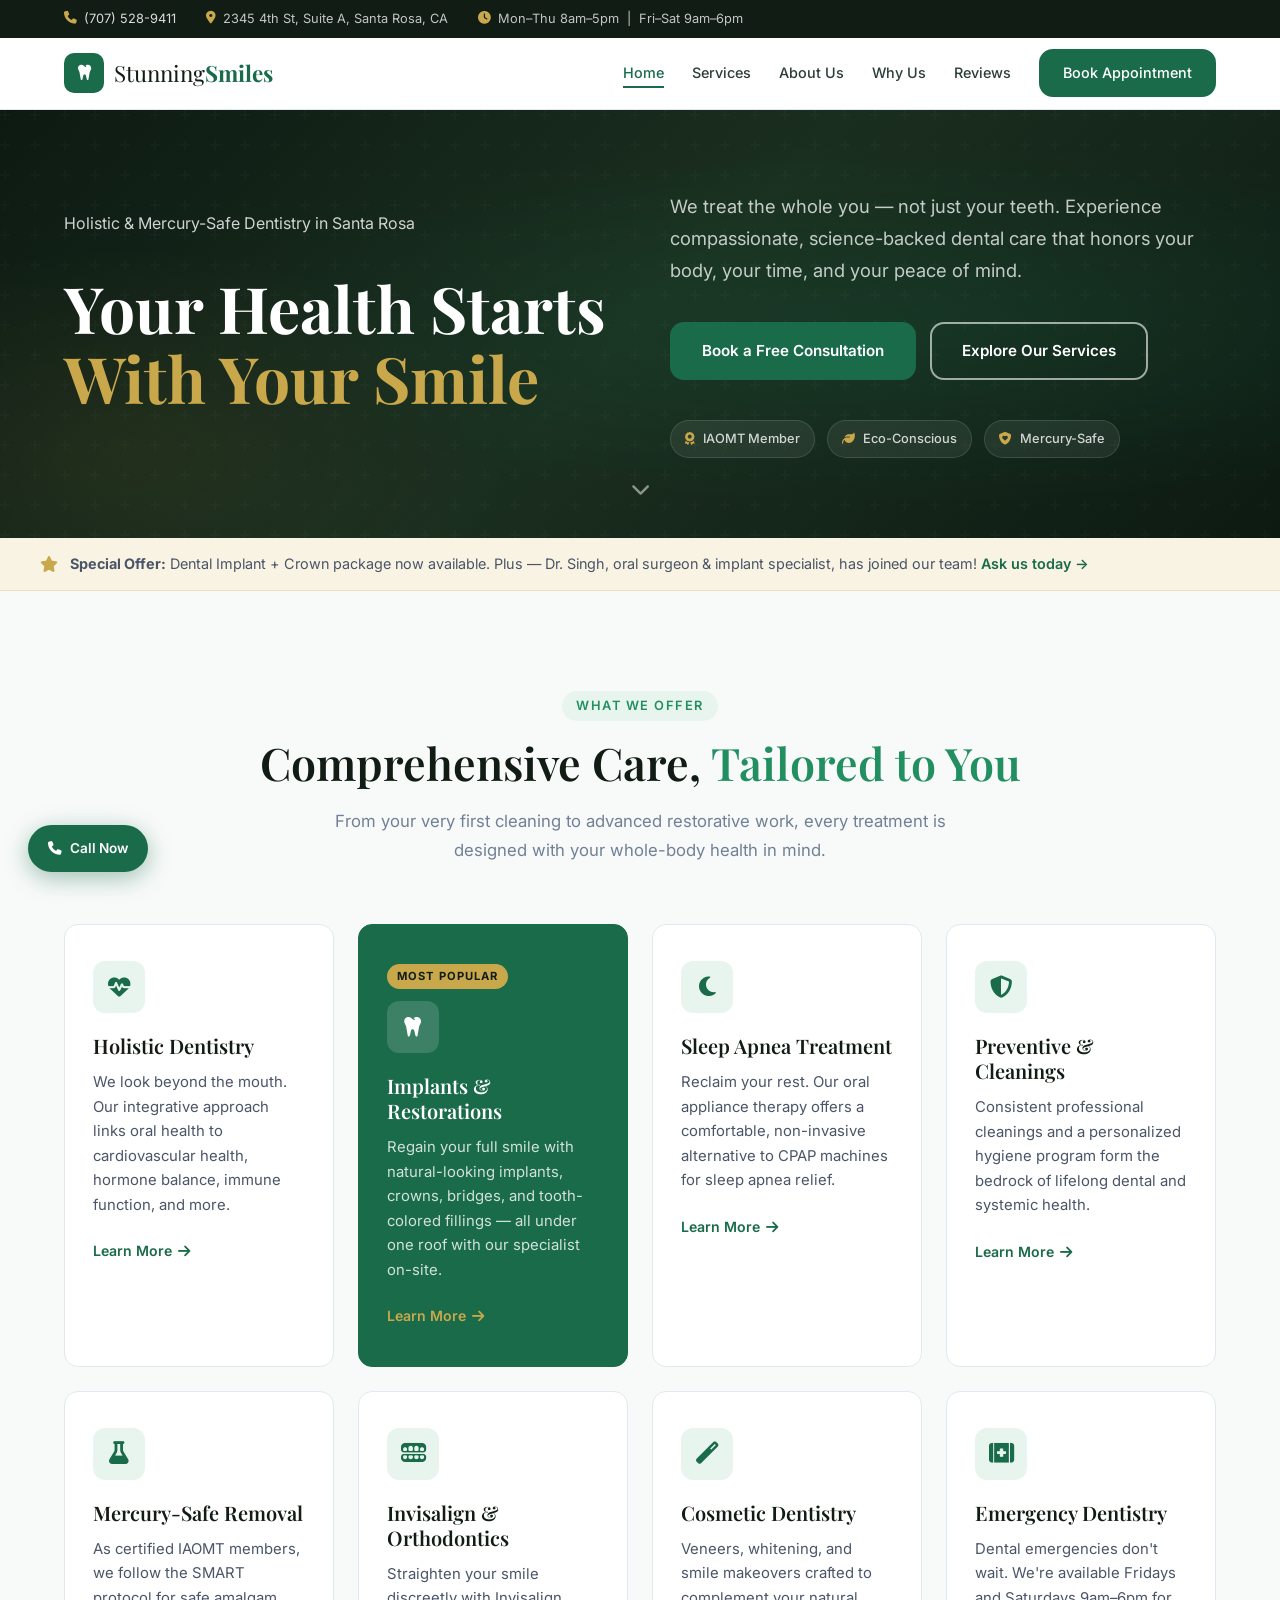
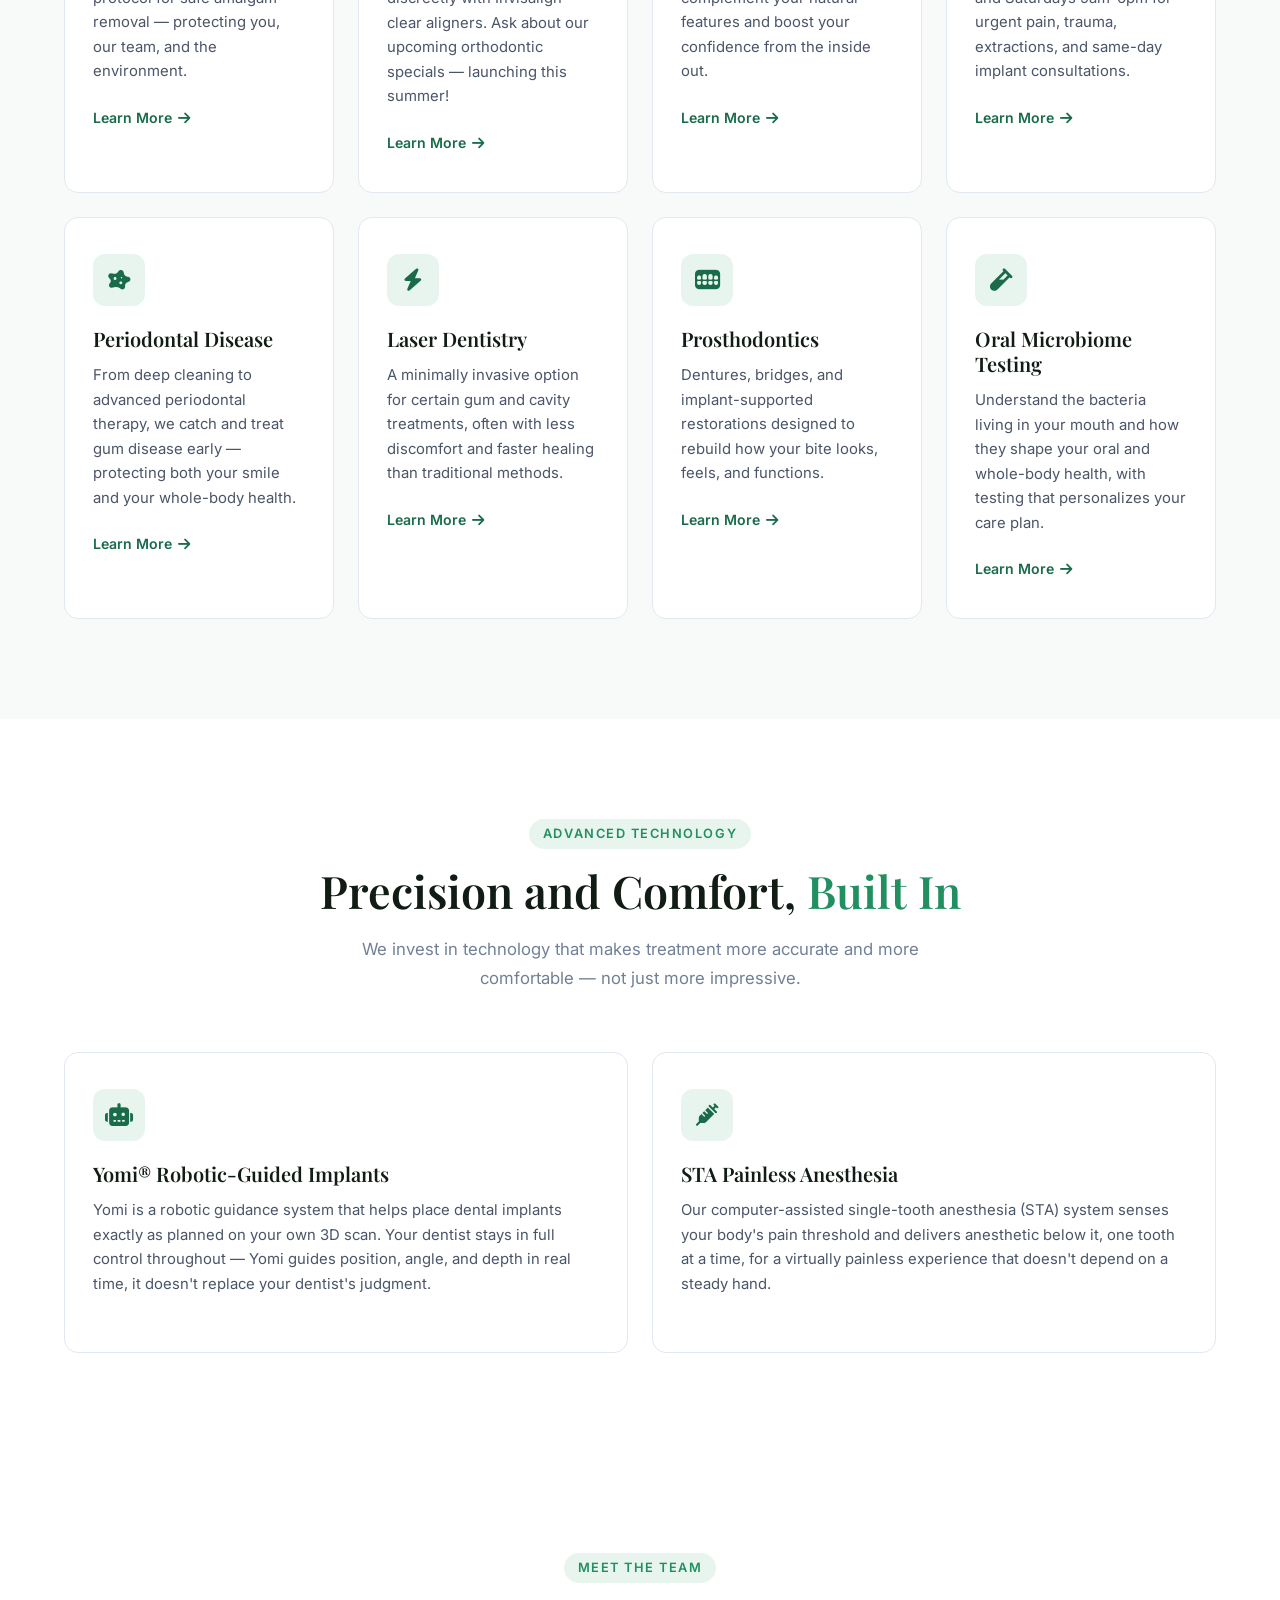
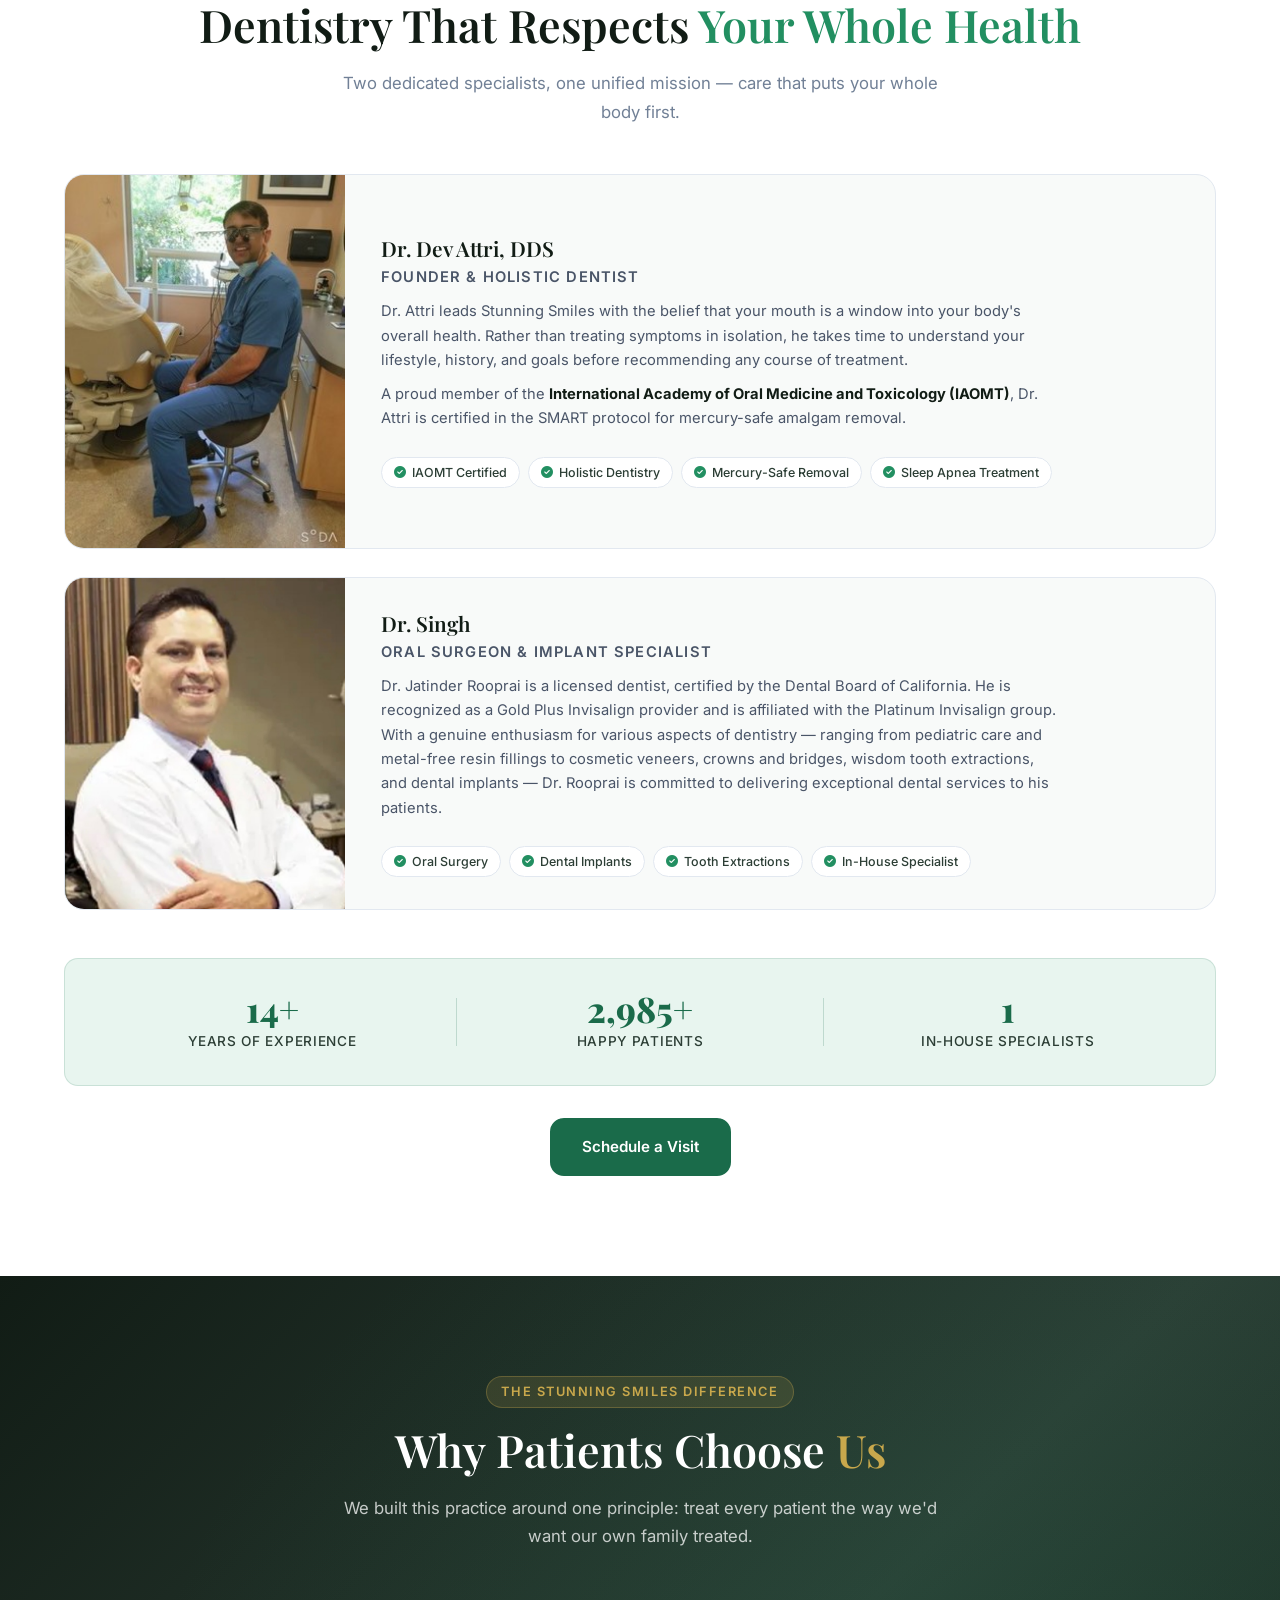
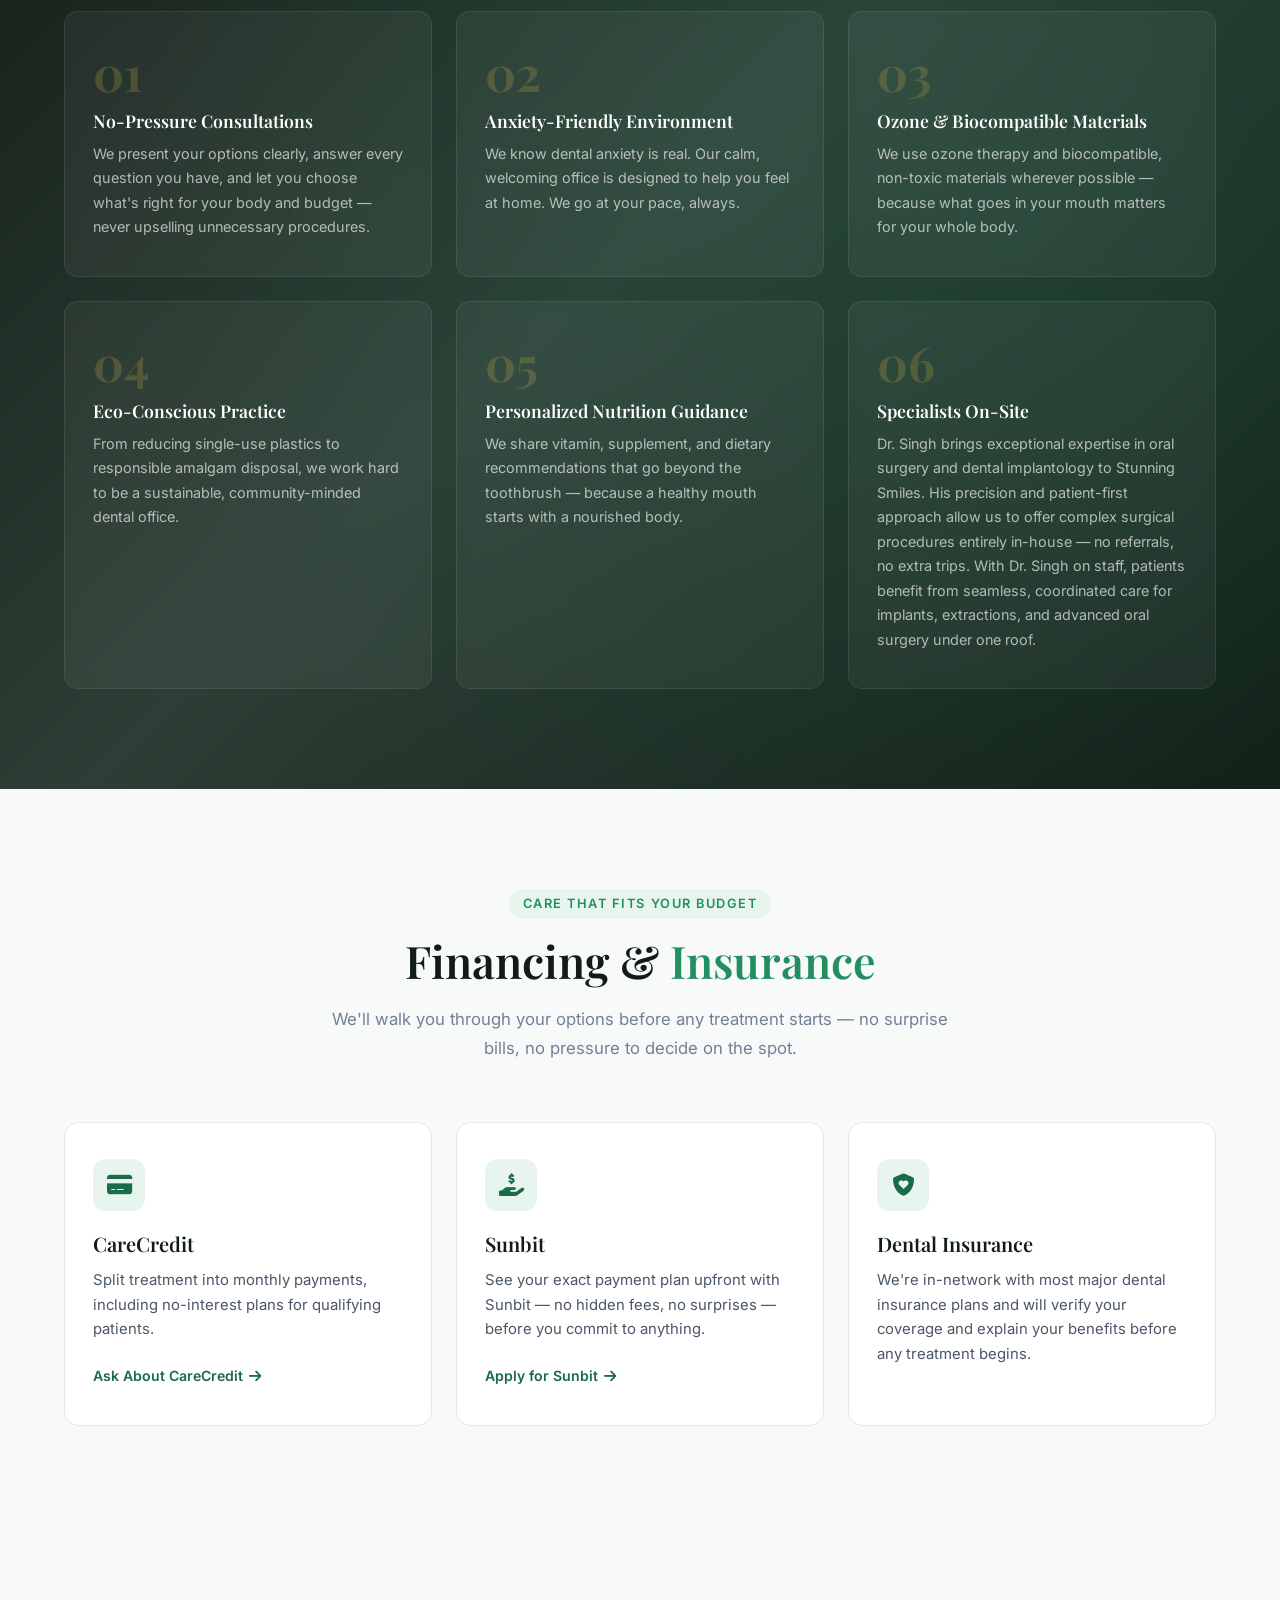
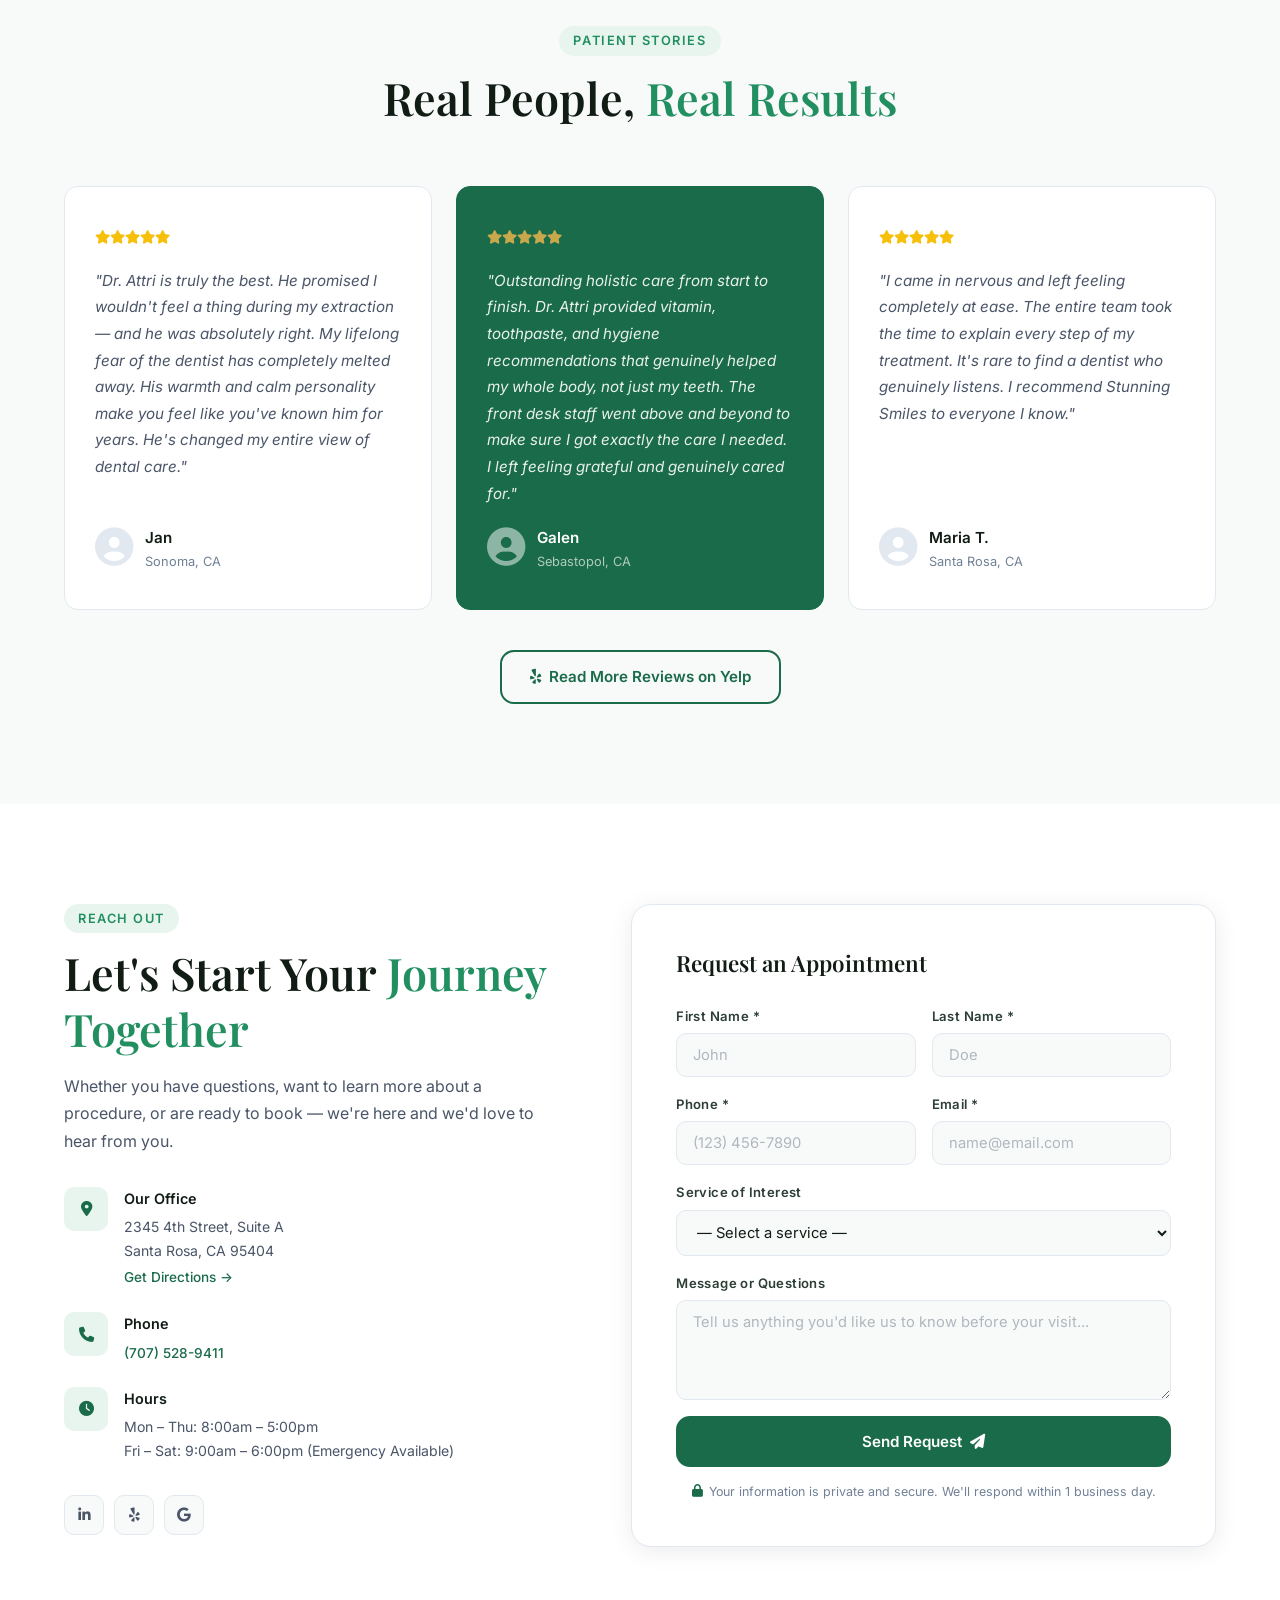
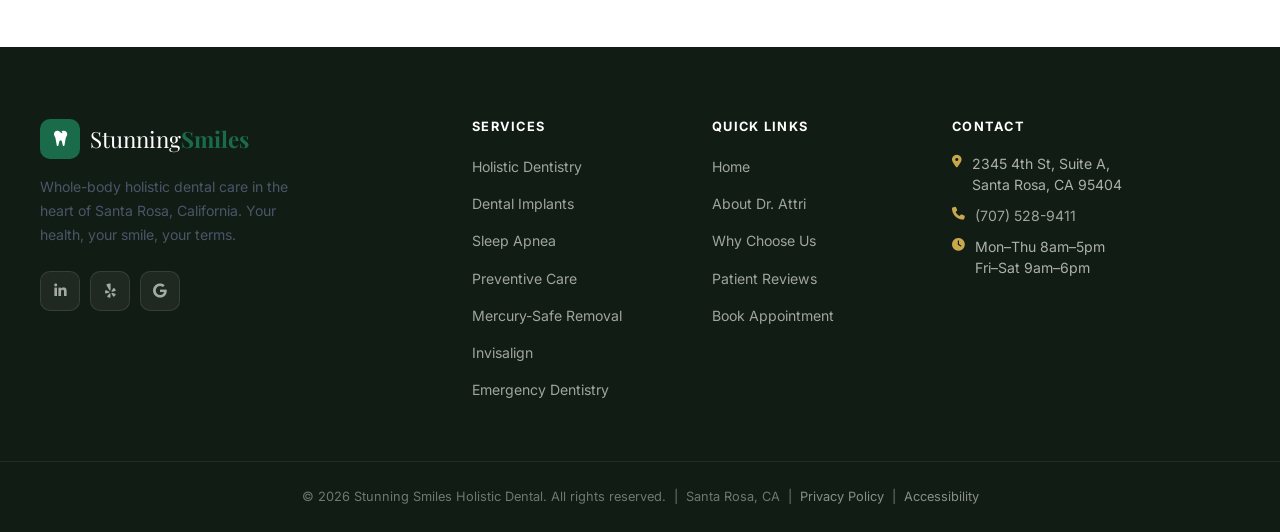
<file: index.html>
<!DOCTYPE html>
<html lang="en">
<head>
  <meta charset="UTF-8" />
  <meta name="viewport" content="width=device-width, initial-scale=1.0" />
  <title>Holistic Dentist in Santa Rosa, CA | Stunning Smiles</title>
  <meta name="description" content="Holistic, mercury-safe dentistry in Santa Rosa, CA from Stunning Smiles, led by Dr. Birdevinder &ldquo;Dev&rdquo; Attri, DDS. Book your appointment today." />

  <!-- NOTE: SITE_URL below is the temporary GitHub Pages address. When the custom
       domain (stunningsmiles.com) goes live, update every canonical/og:url/JSON-LD
       "url" value sitewide and set up 301 redirects from these paths. -->
  <link rel="canonical" href="https://aizunshawn-collab.github.io/stunningsmiles/" />

  <meta property="og:type" content="website" />
  <meta property="og:site_name" content="Stunning Smiles" />
  <meta property="og:title" content="Holistic Dentist in Santa Rosa, CA | Stunning Smiles" />
  <meta property="og:description" content="Holistic, mercury-safe dentistry in Santa Rosa, CA from Stunning Smiles, led by Dr. Birdevinder &ldquo;Dev&rdquo; Attri, DDS. Book your appointment today." />
  <meta property="og:url" content="https://aizunshawn-collab.github.io/stunningsmiles/" />
  <meta property="og:image" content="https://aizunshawn-collab.github.io/stunningsmiles/images/doctor.jpg" />
  <meta property="og:locale" content="en_US" />
  <meta name="twitter:card" content="summary_large_image" />
  <meta name="twitter:title" content="Holistic Dentist in Santa Rosa, CA | Stunning Smiles" />
  <meta name="twitter:description" content="Holistic, mercury-safe dentistry in Santa Rosa, CA from Stunning Smiles, led by Dr. Birdevinder &ldquo;Dev&rdquo; Attri, DDS." />
  <meta name="twitter:image" content="https://aizunshawn-collab.github.io/stunningsmiles/images/doctor.jpg" />

  <link rel="preconnect" href="https://fonts.googleapis.com" />
  <link rel="preconnect" href="https://fonts.gstatic.com" crossorigin />
  <link href="https://fonts.googleapis.com/css2?family=Playfair+Display:wght@400;600;700&family=Inter:wght@300;400;500;600&display=swap" rel="stylesheet" />
  <link rel="stylesheet" href="https://cdnjs.cloudflare.com/ajax/libs/font-awesome/6.5.0/css/all.min.css" />
  <link rel="stylesheet" href="style.css" />

  <script type="application/ld+json">
  {
    "@context": "https://schema.org",
    "@type": "Dentist",
    "@id": "https://aizunshawn-collab.github.io/stunningsmiles/#business",
    "name": "Stunning Smiles",
    "alternateName": "Stunning Smiles Holistic Dental",
    "image": "https://aizunshawn-collab.github.io/stunningsmiles/images/doctor.jpg",
    "url": "https://aizunshawn-collab.github.io/stunningsmiles/",
    "telephone": "+17075289411",
    "priceRange": "$$",
    "address": {
      "@type": "PostalAddress",
      "streetAddress": "2345 4th St, Suite A",
      "addressLocality": "Santa Rosa",
      "addressRegion": "CA",
      "postalCode": "95404",
      "addressCountry": "US"
    },
    "geo": {
      "@type": "GeoCoordinates",
      "latitude": 38.450644443566034,
      "longitude": -122.6929547711646
    },
    "areaServed": ["Santa Rosa, CA", "Sonoma County, CA"],
    "medicalSpecialty": "Dentistry",
    "openingHoursSpecification": [
      {
        "@type": "OpeningHoursSpecification",
        "dayOfWeek": ["Monday", "Tuesday", "Wednesday", "Thursday"],
        "opens": "08:00",
        "closes": "17:00"
      },
      {
        "@type": "OpeningHoursSpecification",
        "dayOfWeek": ["Friday", "Saturday"],
        "opens": "09:00",
        "closes": "18:00"
      }
    ],
    "employee": {
      "@type": "Physician",
      "name": "Dr. Birdevinder \"Dev\" Attri, DDS",
      "medicalSpecialty": "Dentistry"
    },
    "sameAs": [
      "https://www.linkedin.com/in/birdevinder-attri-665ba76a/",
      "https://www.yelp.com/biz/stunning-smiles-santa-rosa-4?utm_campaign=www_business_share_popup&utm_medium=copy_link&utm_source=(direct)",
      "https://maps.app.goo.gl/TY1hnqjtjDCdrV4GA"
    ]
  }
  </script>
</head>
<body>

  <!-- ===== TOP BAR ===== -->
  <div class="topbar">
    <div class="topbar-inner">
      <span><i class="fas fa-phone"></i> <a href="tel:7075289411">(707) 528-9411</a></span>
      <span><i class="fas fa-map-marker-alt"></i> 2345 4th St, Suite A, Santa Rosa, CA</span>
      <span><i class="fas fa-clock"></i> Mon–Thu 8am–5pm &nbsp;|&nbsp; Fri–Sat 9am–6pm</span>
    </div>
  </div>

  <!-- ===== NAV ===== -->
  <header class="navbar" id="navbar">
    <div class="nav-inner">
      <a class="logo" href="#home">
        <span class="logo-icon"><i class="fas fa-tooth"></i></span>
        <span class="logo-text">Stunning<strong>Smiles</strong></span>
      </a>
      <nav class="nav-links" id="navLinks">
        <a href="#home">Home</a>
        <a href="#services">Services</a>
        <a href="#about">About Us</a>
        <a href="#why">Why Us</a>
        <a href="#testimonials">Reviews</a>
        <a href="#contact" class="btn-nav">Book Appointment</a>
      </nav>
      <button class="hamburger" id="hamburger" aria-label="Toggle menu">
        <span></span><span></span><span></span>
      </button>
    </div>
  </header>

  <!-- ===== HERO ===== -->
  <section class="hero" id="home">
    <div class="hero-bg"></div>
    <div class="hero-overlay"></div>
    <div class="hero-content">
      <div class="hero-left">
        <p class="hero-label">Holistic &amp; Mercury-Safe Dentistry in Santa Rosa</p>
        <h1 class="hero-title">Your Health Starts<br /><span class="accent">With Your Smile</span></h1>
      </div>
      <div class="hero-right">
        <p class="hero-sub">We treat the whole you — not just your teeth. Experience compassionate, science-backed dental care that honors your body, your time, and your peace of mind.</p>
        <div class="hero-ctas">
          <a href="#contact" class="btn-primary">Book a Free Consultation</a>
          <a href="#services" class="btn-ghost">Explore Our Services</a>
        </div>
        <div class="hero-badges">
          <div class="badge"><i class="fas fa-award"></i><span>IAOMT Member</span></div>
          <div class="badge"><i class="fas fa-leaf"></i><span>Eco-Conscious</span></div>
          <div class="badge"><i class="fas fa-shield-heart"></i><span>Mercury-Safe</span></div>
        </div>
      </div>
    </div>
    <div class="hero-scroll"><a href="#services"><i class="fas fa-chevron-down"></i></a></div>
  </section>

  <!-- ===== ANNOUNCEMENT BANNER ===== -->
  <div class="announce">
    <div class="announce-inner">
      <i class="fas fa-star"></i>
      <span><strong>Special Offer:</strong> Dental Implant + Crown package now available. Plus — Dr. Singh, oral surgeon &amp; implant specialist, has joined our team! <a href="#contact">Ask us today &rarr;</a></span>
    </div>
  </div>

  <!-- ===== SERVICES ===== -->
  <section class="section services" id="services">
    <div class="container">
      <div class="section-header">
        <p class="section-label">What We Offer</p>
        <h2>Comprehensive Care, <span class="accent">Tailored to You</span></h2>
        <p class="section-sub">From your very first cleaning to advanced restorative work, every treatment is designed with your whole-body health in mind.</p>
      </div>
      <div class="services-grid">

        <div class="service-card">
          <div class="service-icon"><i class="fas fa-heartbeat"></i></div>
          <h3>Holistic Dentistry</h3>
          <p>We look beyond the mouth. Our integrative approach links oral health to cardiovascular health, hormone balance, immune function, and more.</p>
          <a href="services/holistic-dentistry.html" class="card-link">Learn More <i class="fas fa-arrow-right"></i></a>
        </div>

        <div class="service-card featured">
          <div class="service-badge">Most Popular</div>
          <div class="service-icon"><i class="fas fa-tooth"></i></div>
          <h3>Implants &amp; Restorations</h3>
          <p>Regain your full smile with natural-looking implants, crowns, bridges, and tooth-colored fillings — all under one roof with our specialist on-site.</p>
          <a href="services/implants-restorations.html" class="card-link">Learn More <i class="fas fa-arrow-right"></i></a>
        </div>

        <div class="service-card">
          <div class="service-icon"><i class="fas fa-moon"></i></div>
          <h3>Sleep Apnea Treatment</h3>
          <p>Reclaim your rest. Our oral appliance therapy offers a comfortable, non-invasive alternative to CPAP machines for sleep apnea relief.</p>
          <a href="services/sleep-apnea.html" class="card-link">Learn More <i class="fas fa-arrow-right"></i></a>
        </div>

        <div class="service-card">
          <div class="service-icon"><i class="fas fa-shield-alt"></i></div>
          <h3>Preventive &amp; Cleanings</h3>
          <p>Consistent professional cleanings and a personalized hygiene program form the bedrock of lifelong dental and systemic health.</p>
          <a href="services/preventive-cleanings.html" class="card-link">Learn More <i class="fas fa-arrow-right"></i></a>
        </div>

        <div class="service-card">
          <div class="service-icon"><i class="fas fa-flask"></i></div>
          <h3>Mercury-Safe Removal</h3>
          <p>As certified IAOMT members, we follow the SMART protocol for safe amalgam removal — protecting you, our team, and the environment.</p>
          <a href="services/mercury-safe-removal.html" class="card-link">Learn More <i class="fas fa-arrow-right"></i></a>
        </div>

        <div class="service-card">
          <div class="service-icon"><i class="fas fa-teeth-open"></i></div>
          <h3>Invisalign &amp; Orthodontics</h3>
          <p>Straighten your smile discreetly with Invisalign clear aligners. Ask about our upcoming orthodontic specials — launching this summer!</p>
          <a href="services/invisalign-orthodontics.html" class="card-link">Learn More <i class="fas fa-arrow-right"></i></a>
        </div>

        <div class="service-card">
          <div class="service-icon"><i class="fas fa-magic"></i></div>
          <h3>Cosmetic Dentistry</h3>
          <p>Veneers, whitening, and smile makeovers crafted to complement your natural features and boost your confidence from the inside out.</p>
          <a href="services/cosmetic-dentistry.html" class="card-link">Learn More <i class="fas fa-arrow-right"></i></a>
        </div>

        <div class="service-card">
          <div class="service-icon"><i class="fas fa-first-aid"></i></div>
          <h3>Emergency Dentistry</h3>
          <p>Dental emergencies don't wait. We're available Fridays and Saturdays 9am–6pm for urgent pain, trauma, extractions, and same-day implant consultations.</p>
          <a href="services/emergency-dentistry.html" class="card-link">Learn More <i class="fas fa-arrow-right"></i></a>
        </div>

        <div class="service-card">
          <div class="service-icon"><i class="fas fa-disease"></i></div>
          <h3>Periodontal Disease</h3>
          <p>From deep cleaning to advanced periodontal therapy, we catch and treat gum disease early — protecting both your smile and your whole-body health.</p>
          <a href="services/periodontal-disease.html" class="card-link">Learn More <i class="fas fa-arrow-right"></i></a>
        </div>

        <div class="service-card">
          <div class="service-icon"><i class="fas fa-bolt"></i></div>
          <h3>Laser Dentistry</h3>
          <p>A minimally invasive option for certain gum and cavity treatments, often with less discomfort and faster healing than traditional methods.</p>
          <a href="services/laser-dentistry.html" class="card-link">Learn More <i class="fas fa-arrow-right"></i></a>
        </div>

        <div class="service-card">
          <div class="service-icon"><i class="fas fa-teeth"></i></div>
          <h3>Prosthodontics</h3>
          <p>Dentures, bridges, and implant-supported restorations designed to rebuild how your bite looks, feels, and functions.</p>
          <a href="services/prosthodontics.html" class="card-link">Learn More <i class="fas fa-arrow-right"></i></a>
        </div>

        <div class="service-card">
          <div class="service-icon"><i class="fas fa-vial"></i></div>
          <h3>Oral Microbiome Testing</h3>
          <p>Understand the bacteria living in your mouth and how they shape your oral and whole-body health, with testing that personalizes your care plan.</p>
          <a href="services/oral-microbiome-testing.html" class="card-link">Learn More <i class="fas fa-arrow-right"></i></a>
        </div>

      </div>
    </div>
  </section>

  <!-- ===== ADVANCED TECHNOLOGY ===== -->
  <section class="section technology" id="technology">
    <div class="container">
      <div class="section-header">
        <p class="section-label">Advanced Technology</p>
        <h2>Precision and Comfort, <span class="accent">Built In</span></h2>
        <p class="section-sub">We invest in technology that makes treatment more accurate and more comfortable — not just more impressive.</p>
      </div>
      <div class="services-grid">

        <div class="service-card">
          <div class="service-icon"><i class="fas fa-robot"></i></div>
          <h3>Yomi&reg; Robotic-Guided Implants</h3>
          <p>Yomi is a robotic guidance system that helps place dental implants exactly as planned on your own 3D scan. Your dentist stays in full control throughout — Yomi guides position, angle, and depth in real time, it doesn't replace your dentist's judgment.</p>
        </div>

        <div class="service-card">
          <div class="service-icon"><i class="fas fa-syringe"></i></div>
          <h3>STA Painless Anesthesia</h3>
          <p>Our computer-assisted single-tooth anesthesia (STA) system senses your body's pain threshold and delivers anesthetic below it, one tooth at a time, for a virtually painless experience that doesn't depend on a steady hand.</p>
        </div>

      </div>
    </div>
  </section>

  <!-- ===== ABOUT ===== -->
  <section class="section about" id="about">
    <div class="container">
      <div class="section-header" style="margin-bottom:48px;">
        <p class="section-label">Meet the Team</p>
        <h2>Dentistry That Respects <span class="accent">Your Whole Health</span></h2>
        <p class="section-sub">Two dedicated specialists, one unified mission — care that puts your whole body first.</p>
      </div>

      <div class="doctors-grid">

        <!-- Dr. Attri -->
        <div class="doctor-card fade-in-left">
          <div class="doctor-photo-wrap">
            <img src="images/doctor.jpg" alt="Dr. Dev Attri, DDS" />
          </div>
          <div class="doctor-info">
            <h3>Dr. Dev Attri, DDS</h3>
            <p class="doctor-title">Founder &amp; Holistic Dentist</p>
            <p>Dr. Attri leads Stunning Smiles with the belief that your mouth is a window into your body's overall health. Rather than treating symptoms in isolation, he takes time to understand your lifestyle, history, and goals before recommending any course of treatment.</p>
            <p>A proud member of the <strong>International Academy of Oral Medicine and Toxicology (IAOMT)</strong>, Dr. Attri is certified in the SMART protocol for mercury-safe amalgam removal.</p>
            <div class="doctor-tags">
              <span><i class="fas fa-check-circle"></i> IAOMT Certified</span>
              <span><i class="fas fa-check-circle"></i> Holistic Dentistry</span>
              <span><i class="fas fa-check-circle"></i> Mercury-Safe Removal</span>
              <span><i class="fas fa-check-circle"></i> Sleep Apnea Treatment</span>
            </div>
          </div>
        </div>

        <!-- Dr. Singh -->
        <div class="doctor-card fade-in-right">
          <div class="doctor-photo-wrap">
            <img src="images/drsingh.jpg" alt="Dr. Singh — Oral Surgeon &amp; Implant Specialist" />
          </div>
          <div class="doctor-info">
            <h3>Dr. Singh</h3>
            <p class="doctor-title">Oral Surgeon &amp; Implant Specialist</p>
            <p>Dr. Jatinder Rooprai is a licensed dentist, certified by the Dental Board of California. He is recognized as a Gold Plus Invisalign provider and is affiliated with the Platinum Invisalign group. With a genuine enthusiasm for various aspects of dentistry — ranging from pediatric care and metal-free resin fillings to cosmetic veneers, crowns and bridges, wisdom tooth extractions, and dental implants — Dr. Rooprai is committed to delivering exceptional dental services to his patients.</p>
            <div class="doctor-tags">
              <span><i class="fas fa-check-circle"></i> Oral Surgery</span>
              <span><i class="fas fa-check-circle"></i> Dental Implants</span>
              <span><i class="fas fa-check-circle"></i> Tooth Extractions</span>
              <span><i class="fas fa-check-circle"></i> In-House Specialist</span>
            </div>
          </div>
        </div>

      </div>

      <div class="about-stats-strip">
        <div class="about-stat-item">
          <span class="stat-num">15+</span>
          <span class="stat-label">Years of Experience</span>
        </div>
        <div class="about-stat-divider"></div>
        <div class="about-stat-item">
          <span class="stat-num">3,000+</span>
          <span class="stat-label">Happy Patients</span>
        </div>
        <div class="about-stat-divider"></div>
        <div class="about-stat-item">
          <span class="stat-num">2</span>
          <span class="stat-label">In-House Specialists</span>
        </div>
      </div>

      <div class="about-footer-row">
        <a href="#contact" class="btn-primary">Schedule a Visit</a>
      </div>
    </div>
  </section>

  <!-- ===== WHY US ===== -->
  <section class="section why" id="why">
    <div class="container">
      <div class="section-header light">
        <p class="section-label">The Stunning Smiles Difference</p>
        <h2>Why Patients Choose <span class="accent-light">Us</span></h2>
        <p class="section-sub">We built this practice around one principle: treat every patient the way we'd want our own family treated.</p>
      </div>
      <div class="why-grid">
        <div class="why-card">
          <div class="why-num">01</div>
          <h3>No-Pressure Consultations</h3>
          <p>We present your options clearly, answer every question you have, and let you choose what's right for your body and budget — never upselling unnecessary procedures.</p>
        </div>
        <div class="why-card">
          <div class="why-num">02</div>
          <h3>Anxiety-Friendly Environment</h3>
          <p>We know dental anxiety is real. Our calm, welcoming office is designed to help you feel at home. We go at your pace, always.</p>
        </div>
        <div class="why-card">
          <div class="why-num">03</div>
          <h3>Ozone &amp; Biocompatible Materials</h3>
          <p>We use ozone therapy and biocompatible, non-toxic materials wherever possible — because what goes in your mouth matters for your whole body.</p>
        </div>
        <div class="why-card">
          <div class="why-num">04</div>
          <h3>Eco-Conscious Practice</h3>
          <p>From reducing single-use plastics to responsible amalgam disposal, we work hard to be a sustainable, community-minded dental office.</p>
        </div>
        <div class="why-card">
          <div class="why-num">05</div>
          <h3>Personalized Nutrition Guidance</h3>
          <p>We share vitamin, supplement, and dietary recommendations that go beyond the toothbrush — because a healthy mouth starts with a nourished body.</p>
        </div>
        <div class="why-card">
          <div class="why-num">06</div>
          <h3>Specialists On-Site</h3>
          <p>Dr. Singh brings exceptional expertise in oral surgery and dental implantology to Stunning Smiles. His precision and patient-first approach allow us to offer complex surgical procedures entirely in-house — no referrals, no extra trips.

With Dr. Singh on staff, patients benefit from seamless, coordinated care for implants, extractions, and advanced oral surgery under one roof.</p>
        </div>
      </div>
    </div>
  </section>

  <!-- ===== FINANCING & INSURANCE ===== -->
  <section class="section financing" id="financing">
    <div class="container">
      <div class="section-header">
        <p class="section-label">Care That Fits Your Budget</p>
        <h2>Financing &amp; <span class="accent">Insurance</span></h2>
        <p class="section-sub">We'll walk you through your options before any treatment starts — no surprise bills, no pressure to decide on the spot.</p>
      </div>
      <div class="services-grid">

        <div class="service-card">
          <div class="service-icon"><i class="fas fa-credit-card"></i></div>
          <h3>CareCredit</h3>
          <p>Split treatment into monthly payments, including no-interest plans for qualifying patients.</p>
          <a href="https://carecredit.com/apply" target="_blank" class="card-link">Ask About CareCredit <i class="fas fa-arrow-right"></i></a>
        </div>

        <div class="service-card">
          <div class="service-icon"><i class="fas fa-hand-holding-dollar"></i></div>
          <h3>Sunbit</h3>
          <p>See your exact payment plan upfront with Sunbit — no hidden fees, no surprises — before you commit to anything.</p>
          <a href="https://sunbit.com/" target="_blank" class="card-link">Apply for Sunbit <i class="fas fa-arrow-right"></i></a>
        </div>

        <div class="service-card">
          <div class="service-icon"><i class="fas fa-shield-heart"></i></div>
          <h3>Dental Insurance</h3>
          <p>We're in-network with most major dental insurance plans and will verify your coverage and explain your benefits before any treatment begins.</p>
        </div>

      </div>
    </div>
  </section>

  <!-- ===== TESTIMONIALS ===== -->
  <section class="section testimonials" id="testimonials">
    <div class="container">
      <div class="section-header">
        <p class="section-label">Patient Stories</p>
        <h2>Real People, <span class="accent">Real Results</span></h2>
      </div>
      <div class="testimonials-grid">

        <div class="testi-card">
          <div class="testi-stars"><i class="fas fa-star"></i><i class="fas fa-star"></i><i class="fas fa-star"></i><i class="fas fa-star"></i><i class="fas fa-star"></i></div>
          <blockquote>"Dr. Attri is truly the best. He promised I wouldn't feel a thing during my extraction — and he was absolutely right. My lifelong fear of the dentist has completely melted away. His warmth and calm personality make you feel like you've known him for years. He's changed my entire view of dental care."</blockquote>
          <div class="testi-author">
            <div class="testi-avatar"><i class="fas fa-user-circle"></i></div>
            <div>
              <strong>Jan</strong>
              <span>Sonoma, CA</span>
            </div>
          </div>
        </div>

        <div class="testi-card featured-testi">
          <div class="testi-stars"><i class="fas fa-star"></i><i class="fas fa-star"></i><i class="fas fa-star"></i><i class="fas fa-star"></i><i class="fas fa-star"></i></div>
          <blockquote>"Outstanding holistic care from start to finish. Dr. Attri provided vitamin, toothpaste, and hygiene recommendations that genuinely helped my whole body, not just my teeth. The front desk staff went above and beyond to make sure I got exactly the care I needed. I left feeling grateful and genuinely cared for."</blockquote>
          <div class="testi-author">
            <div class="testi-avatar"><i class="fas fa-user-circle"></i></div>
            <div>
              <strong>Galen</strong>
              <span>Sebastopol, CA</span>
            </div>
          </div>
        </div>

        <div class="testi-card">
          <div class="testi-stars"><i class="fas fa-star"></i><i class="fas fa-star"></i><i class="fas fa-star"></i><i class="fas fa-star"></i><i class="fas fa-star"></i></div>
          <blockquote>"I came in nervous and left feeling completely at ease. The entire team took the time to explain every step of my treatment. It's rare to find a dentist who genuinely listens. I recommend Stunning Smiles to everyone I know."</blockquote>
          <div class="testi-author">
            <div class="testi-avatar"><i class="fas fa-user-circle"></i></div>
            <div>
              <strong>Maria T.</strong>
              <span>Santa Rosa, CA</span>
            </div>
          </div>
        </div>

      </div>
      <div class="testi-footer">
        <a href="https://www.yelp.com/biz/stunning-smiles-santa-rosa-4?utm_campaign=www_business_share_popup&utm_medium=copy_link&utm_source=(direct)" target="_blank" class="btn-ghost-dark"><i class="fab fa-yelp"></i> Read More Reviews on Yelp</a>
      </div>
    </div>
  </section>

  <!-- ===== CONTACT ===== -->
  <section class="section contact" id="contact">
    <div class="container contact-grid">
      <div class="contact-info fade-in-left">
        <p class="section-label">Reach Out</p>
        <h2>Let's Start Your <span class="accent">Journey Together</span></h2>
        <p>Whether you have questions, want to learn more about a procedure, or are ready to book — we're here and we'd love to hear from you.</p>

        <div class="contact-items">
          <div class="contact-item">
            <div class="ci-icon"><i class="fas fa-map-marker-alt"></i></div>
            <div>
              <strong>Our Office</strong>
              <span>2345 4th Street, Suite A<br />Santa Rosa, CA 95404</span>
              <a href="https://maps.google.com/?daddr=2345%204th%20Street%20Suite%20A,%20Santa%20Rosa,%20California%2095404-3259" target="_blank">Get Directions &rarr;</a>
            </div>
          </div>
          <div class="contact-item">
            <div class="ci-icon"><i class="fas fa-phone"></i></div>
            <div>
              <strong>Phone</strong>
              <span><a href="tel:7075289411">(707) 528-9411</a></span>
            </div>
          </div>
          <div class="contact-item">
            <div class="ci-icon"><i class="fas fa-clock"></i></div>
            <div>
              <strong>Hours</strong>
              <span>Mon – Thu: 8:00am – 5:00pm</span>
              <span>Fri – Sat: 9:00am – 6:00pm (Emergency Available)</span>
            </div>
          </div>
        </div>

        <div class="social-links">
          <a href="https://www.linkedin.com/in/birdevinder-attri-665ba76a/" target="_blank" aria-label="LinkedIn"><i class="fab fa-linkedin-in"></i></a>
          <a href="https://www.yelp.com/biz/stunning-smiles-santa-rosa-4?utm_campaign=www_business_share_popup&utm_medium=copy_link&utm_source=(direct)" target="_blank" aria-label="Yelp"><i class="fab fa-yelp"></i></a>
          <a href="https://maps.app.goo.gl/TY1hnqjtjDCdrV4GA" target="_blank" aria-label="Google Maps"><i class="fab fa-google"></i></a>
        </div>
      </div>

      <div class="contact-form fade-in-right">
        <form id="appointmentForm" novalidate action="https://formspree.io/f/xzeelzlr" method="POST">
          <h3>Request an Appointment</h3>
          <div class="form-row">
            <div class="form-group">
              <label for="fname">First Name *</label>
              <input type="text" id="fname" name="fname" placeholder="John" required />
            </div>
            <div class="form-group">
              <label for="lname">Last Name *</label>
              <input type="text" id="lname" name="lname" placeholder="Doe" required />
            </div>
          </div>
          <div class="form-row">
            <div class="form-group">
              <label for="phone">Phone *</label>
              <input type="tel" id="phone" name="phone" placeholder="(123) 456-7890" required />
            </div>
            <div class="form-group">
              <label for="email">Email *</label>
              <input type="email" id="email" name="email" placeholder="name@email.com" required />
            </div>
          </div>
          <div class="form-group">
            <label for="service">Service of Interest</label>
            <select id="service" name="service">
              <option value="">— Select a service —</option>
              <option>Holistic Dentistry</option>
              <option>Dental Implants</option>
              <option>Sleep Apnea Treatment</option>
              <option>Preventive Cleaning</option>
              <option>Mercury-Safe Amalgam Removal</option>
              <option>Invisalign / Orthodontics</option>
              <option>Cosmetic Dentistry</option>
              <option>Emergency Dentistry</option>
              <option>Other</option>
            </select>
          </div>
          <div class="form-group">
            <label for="message">Message or Questions</label>
            <textarea id="message" name="message" rows="4" placeholder="Tell us anything you'd like us to know before your visit..."></textarea>
          </div>
          <!-- Honeypot field: hidden from real users, bots tend to fill it in -->
          <input type="text" name="_gotcha" style="display:none" tabindex="-1" autocomplete="off" />
          <input type="hidden" name="_subject" value="New Appointment Request — Stunning Smiles" />
          <button type="submit" class="btn-primary full-width">Send Request <i class="fas fa-paper-plane"></i></button>
          <p class="form-note"><i class="fas fa-lock"></i> Your information is private and secure. We'll respond within 1 business day.</p>
          <p class="form-error" id="formError">Sorry, something went wrong sending your request. Please call us at <a href="tel:7075289411">(707) 528-9411</a> or try again.</p>
        </form>
        <div class="form-success" id="formSuccess">
          <i class="fas fa-check-circle"></i>
          <h3>Request Received!</h3>
          <p>Thank you! We'll be in touch within one business day to confirm your appointment.</p>
        </div>
      </div>
    </div>
  </section>

  <!-- ===== FOOTER ===== -->
  <footer class="footer">
    <div class="container footer-grid">
      <div class="footer-brand">
        <a class="logo" href="#home">
          <span class="logo-icon"><i class="fas fa-tooth"></i></span>
          <span class="logo-text">Stunning<strong>Smiles</strong></span>
        </a>
        <p>Whole-body holistic dental care in the heart of Santa Rosa, California. Your health, your smile, your terms.</p>
        <div class="social-links">
          <a href="https://www.linkedin.com/in/birdevinder-attri-665ba76a/" target="_blank" aria-label="LinkedIn"><i class="fab fa-linkedin-in"></i></a>
          <a href="https://www.yelp.com/biz/stunning-smiles-santa-rosa-4?utm_campaign=www_business_share_popup&utm_medium=copy_link&utm_source=(direct)" target="_blank" aria-label="Yelp"><i class="fab fa-yelp"></i></a>
          <a href="https://maps.app.goo.gl/TY1hnqjtjDCdrV4GA" target="_blank" aria-label="Google Maps"><i class="fab fa-google"></i></a>
        </div>
      </div>
      <div class="footer-col">
        <h4>Services</h4>
        <ul>
          <li><a href="#services">Holistic Dentistry</a></li>
          <li><a href="#services">Dental Implants</a></li>
          <li><a href="#services">Sleep Apnea</a></li>
          <li><a href="#services">Preventive Care</a></li>
          <li><a href="#services">Mercury-Safe Removal</a></li>
          <li><a href="#services">Invisalign</a></li>
          <li><a href="#services">Emergency Dentistry</a></li>
        </ul>
      </div>
      <div class="footer-col">
        <h4>Quick Links</h4>
        <ul>
          <li><a href="#home">Home</a></li>
          <li><a href="#about">About Dr. Attri</a></li>
          <li><a href="#why">Why Choose Us</a></li>
          <li><a href="#testimonials">Patient Reviews</a></li>
          <li><a href="#contact">Book Appointment</a></li>
        </ul>
      </div>
      <div class="footer-col">
        <h4>Contact</h4>
        <ul class="contact-list">
          <li><i class="fas fa-map-marker-alt"></i> 2345 4th St, Suite A,<br />Santa Rosa, CA 95404</li>
          <li><i class="fas fa-phone"></i> <a href="tel:7075289411">(707) 528-9411</a></li>
          <li><i class="fas fa-clock"></i> Mon–Thu 8am–5pm<br />Fri–Sat 9am–6pm</li>
        </ul>
      </div>
    </div>
    <div class="footer-bottom">
      <p>&copy; 2026 Stunning Smiles Holistic Dental. All rights reserved. &nbsp;|&nbsp; Santa Rosa, CA &nbsp;|&nbsp; <a href="#">Privacy Policy</a> &nbsp;|&nbsp; <a href="#">Accessibility</a></p>
    </div>
  </footer>

  <!-- ===== FLOATING CTA ===== -->
  <a href="tel:7075289411" class="float-cta" aria-label="Call us now">
    <i class="fas fa-phone"></i>
    <span>Call Now</span>
  </a>

  <!-- ===== BACK TO TOP ===== -->
  <button class="back-to-top" id="backToTop" aria-label="Back to top"><i class="fas fa-chevron-up"></i></button>

  <script src="script.js"></script>
</body>
</html>
</file>
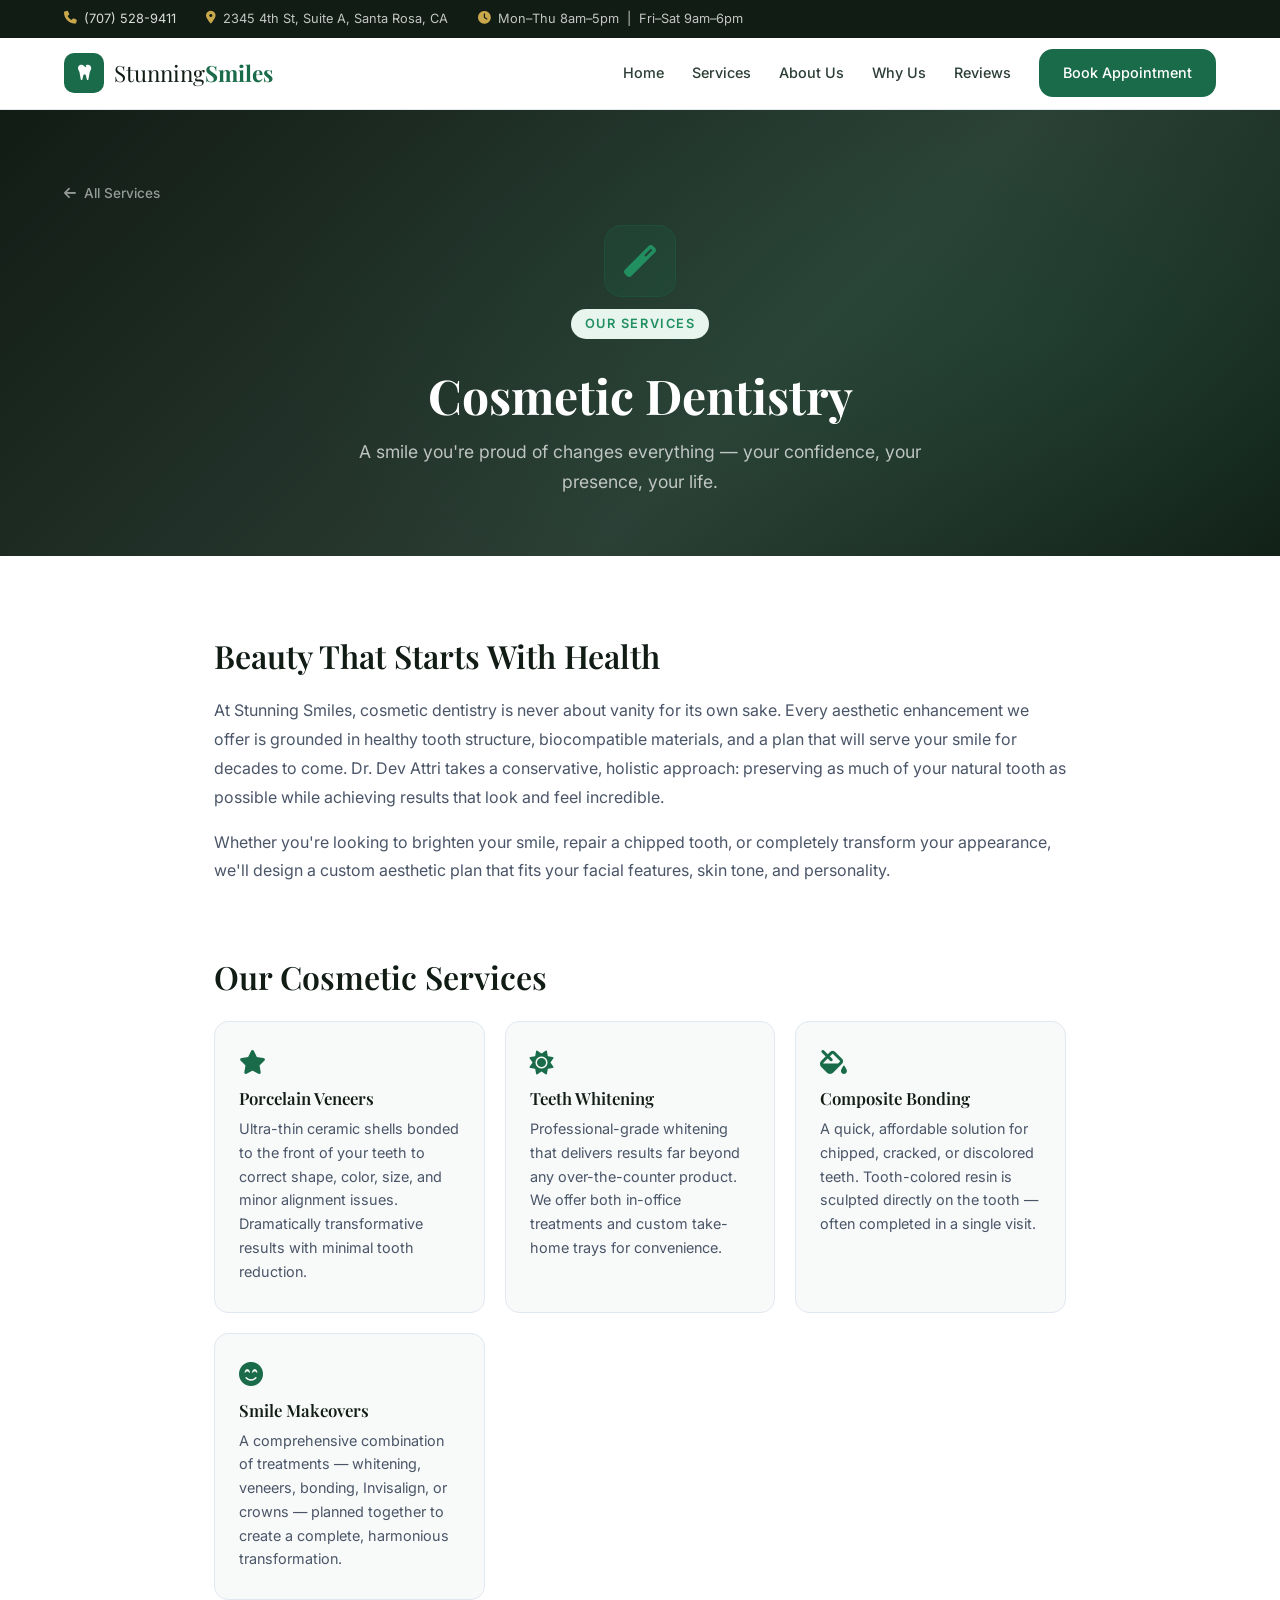
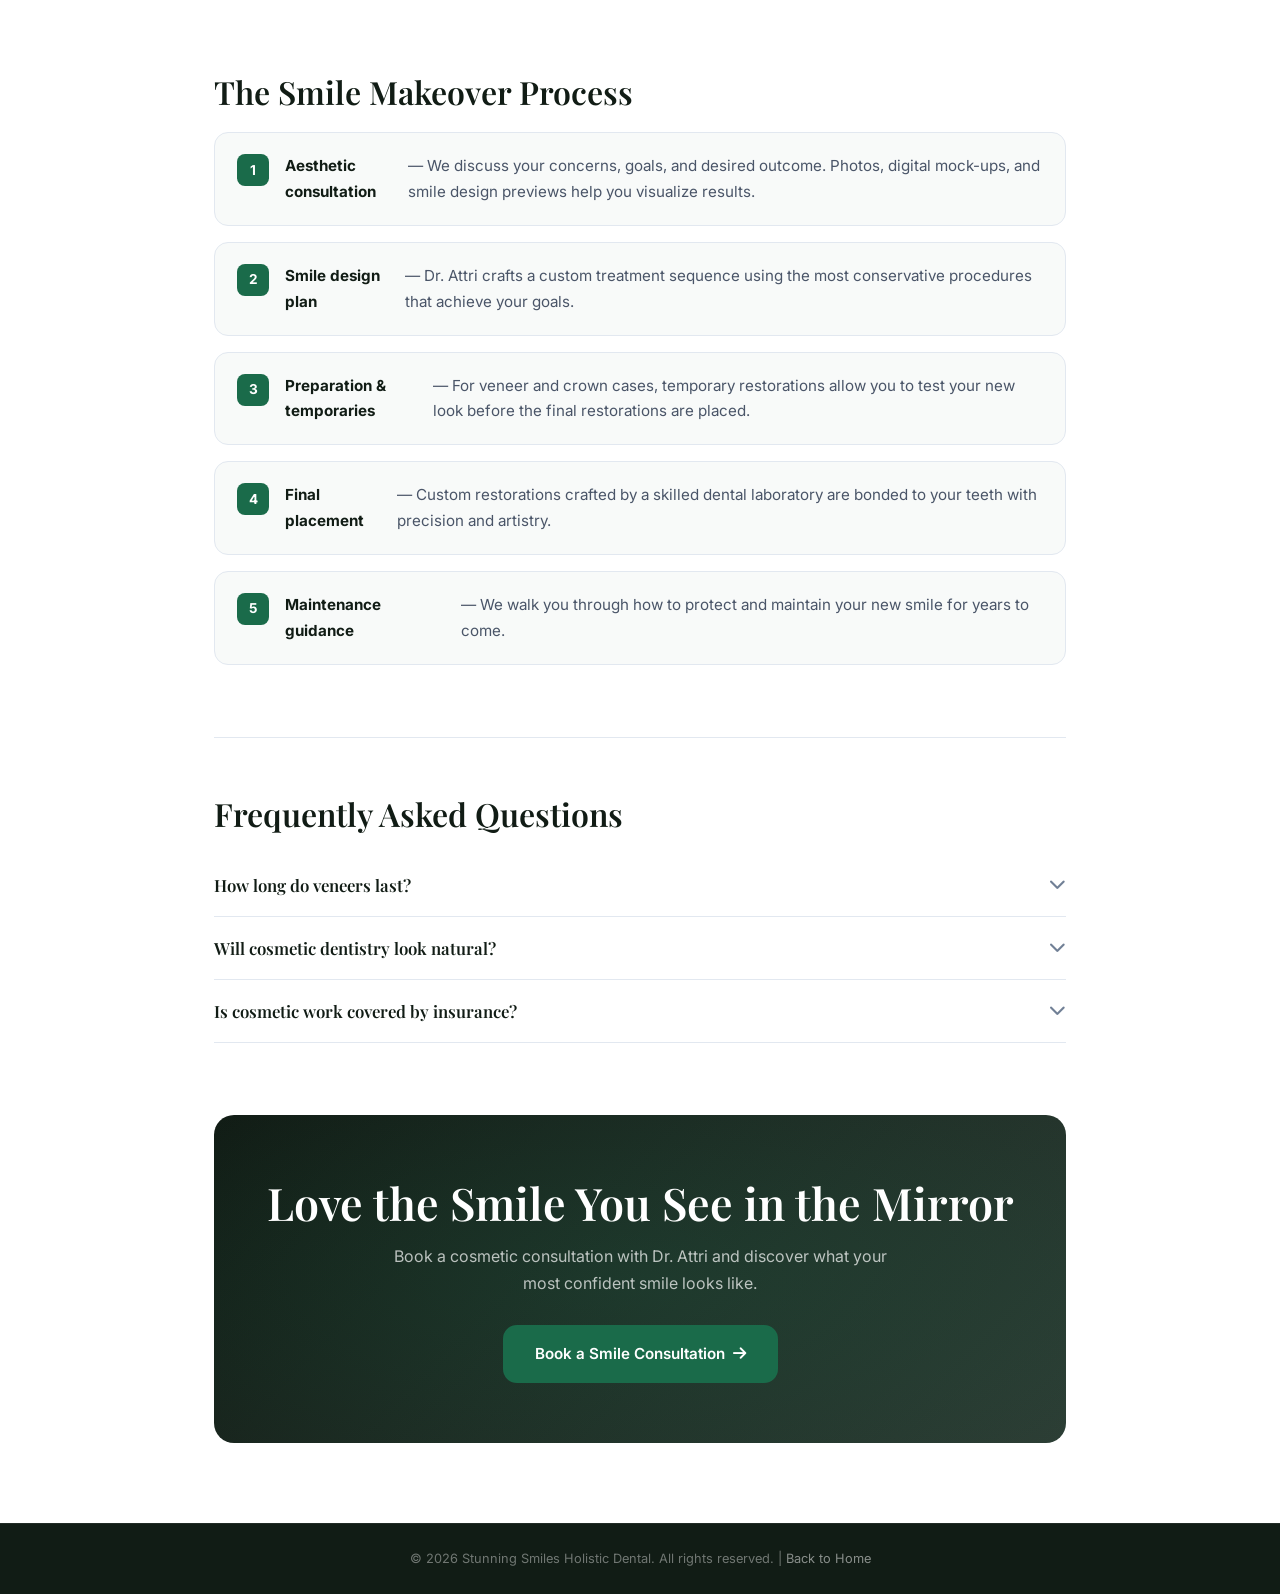
<file: services/cosmetic-dentistry.html>
<!DOCTYPE html>
<html lang="en">
<head>
  <meta charset="UTF-8" />
  <meta name="viewport" content="width=device-width, initial-scale=1.0" />
  <title>Cosmetic Dentistry | Stunning Smiles</title>
  <meta name="description" content="Cosmetic dentistry in Santa Rosa, CA &mdash; veneers, whitening &amp; smile makeovers using biocompatible materials, from Stunning Smiles and Dr. Birdevinder &ldquo;Dev&rdquo; Attri, DDS." />
  <link rel="canonical" href="https://aizunshawn-collab.github.io/stunningsmiles/services/cosmetic-dentistry.html" />
  <meta property="og:type" content="website" />
  <meta property="og:site_name" content="Stunning Smiles" />
  <meta property="og:title" content="Cosmetic Dentistry | Stunning Smiles" />
  <meta property="og:description" content="Cosmetic dentistry in Santa Rosa, CA &mdash; veneers, whitening &amp; smile makeovers using biocompatible materials, from Stunning Smiles." />
  <meta property="og:url" content="https://aizunshawn-collab.github.io/stunningsmiles/services/cosmetic-dentistry.html" />
  <meta property="og:image" content="https://aizunshawn-collab.github.io/stunningsmiles/images/doctor.jpg" />
  <meta name="twitter:card" content="summary_large_image" />
  <meta name="twitter:title" content="Cosmetic Dentistry | Stunning Smiles" />
  <meta name="twitter:description" content="Veneers, whitening &amp; smile makeovers using biocompatible materials in Santa Rosa, CA." />
  <link rel="preconnect" href="https://fonts.googleapis.com" />
  <link rel="preconnect" href="https://fonts.gstatic.com" crossorigin />
  <link href="https://fonts.googleapis.com/css2?family=Playfair+Display:wght@400;600;700&family=Inter:wght@300;400;500;600&display=swap" rel="stylesheet" />
  <link rel="stylesheet" href="https://cdnjs.cloudflare.com/ajax/libs/font-awesome/6.5.0/css/all.min.css" />
  <link rel="stylesheet" href="../style.css" />
  <link rel="stylesheet" href="../services.css" />
  <script type="application/ld+json">
  {
    "@context": "https://schema.org",
    "@type": "Service",
    "name": "Cosmetic Dentistry",
    "serviceType": "Cosmetic Dentistry",
    "description": "Veneers, whitening, bonding and smile makeovers in Santa Rosa, CA using biocompatible materials and a conservative, holistic approach.",
    "areaServed": { "@type": "City", "name": "Santa Rosa, CA" },
    "provider": {
      "@type": "Dentist",
      "name": "Stunning Smiles",
      "telephone": "+17075289411",
      "url": "https://aizunshawn-collab.github.io/stunningsmiles/",
      "address": {
        "@type": "PostalAddress",
        "streetAddress": "2345 4th St, Suite A",
        "addressLocality": "Santa Rosa",
        "addressRegion": "CA",
        "postalCode": "95404",
        "addressCountry": "US"
      }
    }
  }
  </script>
</head>
<body>
  <div class="topbar">
    <div class="topbar-inner">
      <span><i class="fas fa-phone"></i> <a href="tel:7075289411">(707) 528-9411</a></span>
      <span><i class="fas fa-map-marker-alt"></i> 2345 4th St, Suite A, Santa Rosa, CA</span>
      <span><i class="fas fa-clock"></i> Mon–Thu 8am–5pm &nbsp;|&nbsp; Fri–Sat 9am–6pm</span>
    </div>
  </div>
  <header class="navbar" id="navbar">
    <div class="nav-inner">
      <a class="logo" href="../index.html">
        <span class="logo-icon"><i class="fas fa-tooth"></i></span>
        <span class="logo-text">Stunning<strong>Smiles</strong></span>
      </a>
      <nav class="nav-links" id="navLinks">
        <a href="../index.html">Home</a>
        <a href="../index.html#services">Services</a>
        <a href="../index.html#about">About Us</a>
        <a href="../index.html#why">Why Us</a>
        <a href="../index.html#testimonials">Reviews</a>
        <a href="../index.html#contact" class="btn-nav">Book Appointment</a>
      </nav>
      <button class="hamburger" id="hamburger"><span></span><span></span><span></span></button>
    </div>
  </header>

  <section class="service-hero">
    <div class="service-hero-inner">
      <a href="../index.html#services" class="back-link"><i class="fas fa-arrow-left"></i> All Services</a>
      <div class="sh-icon"><i class="fas fa-magic"></i></div>
      <p class="section-label">Our Services</p>
      <h1>Cosmetic Dentistry</h1>
      <p class="sh-sub">A smile you're proud of changes everything — your confidence, your presence, your life.</p>
    </div>
  </section>

  <main class="service-main container">

    <section class="sp-block">
      <h2>Beauty That Starts With Health</h2>
      <p>At Stunning Smiles, cosmetic dentistry is never about vanity for its own sake. Every aesthetic enhancement we offer is grounded in healthy tooth structure, biocompatible materials, and a plan that will serve your smile for decades to come. Dr. Dev Attri takes a conservative, holistic approach: preserving as much of your natural tooth as possible while achieving results that look and feel incredible.</p>
      <p>Whether you're looking to brighten your smile, repair a chipped tooth, or completely transform your appearance, we'll design a custom aesthetic plan that fits your facial features, skin tone, and personality.</p>
    </section>

    <section class="sp-block sp-highlight-grid">
      <h2>Our Cosmetic Services</h2>
      <div class="highlight-grid">
        <div class="hg-card"><i class="fas fa-star"></i><h3>Porcelain Veneers</h3><p>Ultra-thin ceramic shells bonded to the front of your teeth to correct shape, color, size, and minor alignment issues. Dramatically transformative results with minimal tooth reduction.</p></div>
        <div class="hg-card"><i class="fas fa-sun"></i><h3>Teeth Whitening</h3><p>Professional-grade whitening that delivers results far beyond any over-the-counter product. We offer both in-office treatments and custom take-home trays for convenience.</p></div>
        <div class="hg-card"><i class="fas fa-fill-drip"></i><h3>Composite Bonding</h3><p>A quick, affordable solution for chipped, cracked, or discolored teeth. Tooth-colored resin is sculpted directly on the tooth — often completed in a single visit.</p></div>
        <div class="hg-card"><i class="fas fa-smile-beam"></i><h3>Smile Makeovers</h3><p>A comprehensive combination of treatments — whitening, veneers, bonding, Invisalign, or crowns — planned together to create a complete, harmonious transformation.</p></div>
      </div>
    </section>

    <section class="sp-block">
      <h2>The Smile Makeover Process</h2>
      <ol class="sp-steps">
        <li><strong>Aesthetic consultation</strong> — We discuss your concerns, goals, and desired outcome. Photos, digital mock-ups, and smile design previews help you visualize results.</li>
        <li><strong>Smile design plan</strong> — Dr. Attri crafts a custom treatment sequence using the most conservative procedures that achieve your goals.</li>
        <li><strong>Preparation &amp; temporaries</strong> — For veneer and crown cases, temporary restorations allow you to test your new look before the final restorations are placed.</li>
        <li><strong>Final placement</strong> — Custom restorations crafted by a skilled dental laboratory are bonded to your teeth with precision and artistry.</li>
        <li><strong>Maintenance guidance</strong> — We walk you through how to protect and maintain your new smile for years to come.</li>
      </ol>
    </section>

    <section class="sp-block sp-faq">
      <h2>Frequently Asked Questions</h2>
      <div class="faq-item"><button class="faq-q">How long do veneers last?<i class="fas fa-chevron-down"></i></button><div class="faq-a"><p>Porcelain veneers typically last 10–20 years with proper care. Avoiding habits like nail biting, ice chewing, and teeth grinding significantly extends their lifespan.</p></div></div>
      <div class="faq-item"><button class="faq-q">Will cosmetic dentistry look natural?<i class="fas fa-chevron-down"></i></button><div class="faq-a"><p>Absolutely — that's our primary goal. We match color, translucency, and shape to your natural teeth and facial features so the results enhance your appearance without looking artificial or overdone.</p></div></div>
      <div class="faq-item"><button class="faq-q">Is cosmetic work covered by insurance?<i class="fas fa-chevron-down"></i></button><div class="faq-a"><p>Most cosmetic procedures are not covered by dental insurance, as they're considered elective. However, when cosmetic work also serves a restorative function (e.g., a veneer repairs a cracked tooth), a portion may be covered.</p></div></div>
    </section>

    <div class="sp-cta">
      <h2>Love the Smile You See in the Mirror</h2>
      <p>Book a cosmetic consultation with Dr. Attri and discover what your most confident smile looks like.</p>
      <a href="../index.html#contact" class="btn-primary">Book a Smile Consultation <i class="fas fa-arrow-right"></i></a>
    </div>

  </main>

  <footer class="footer">
    <div class="footer-bottom"><p>&copy; 2026 Stunning Smiles Holistic Dental. All rights reserved. | <a href="../index.html">Back to Home</a></p></div>
  </footer>
  <script src="../script.js"></script>
</body>
</html>
</file>
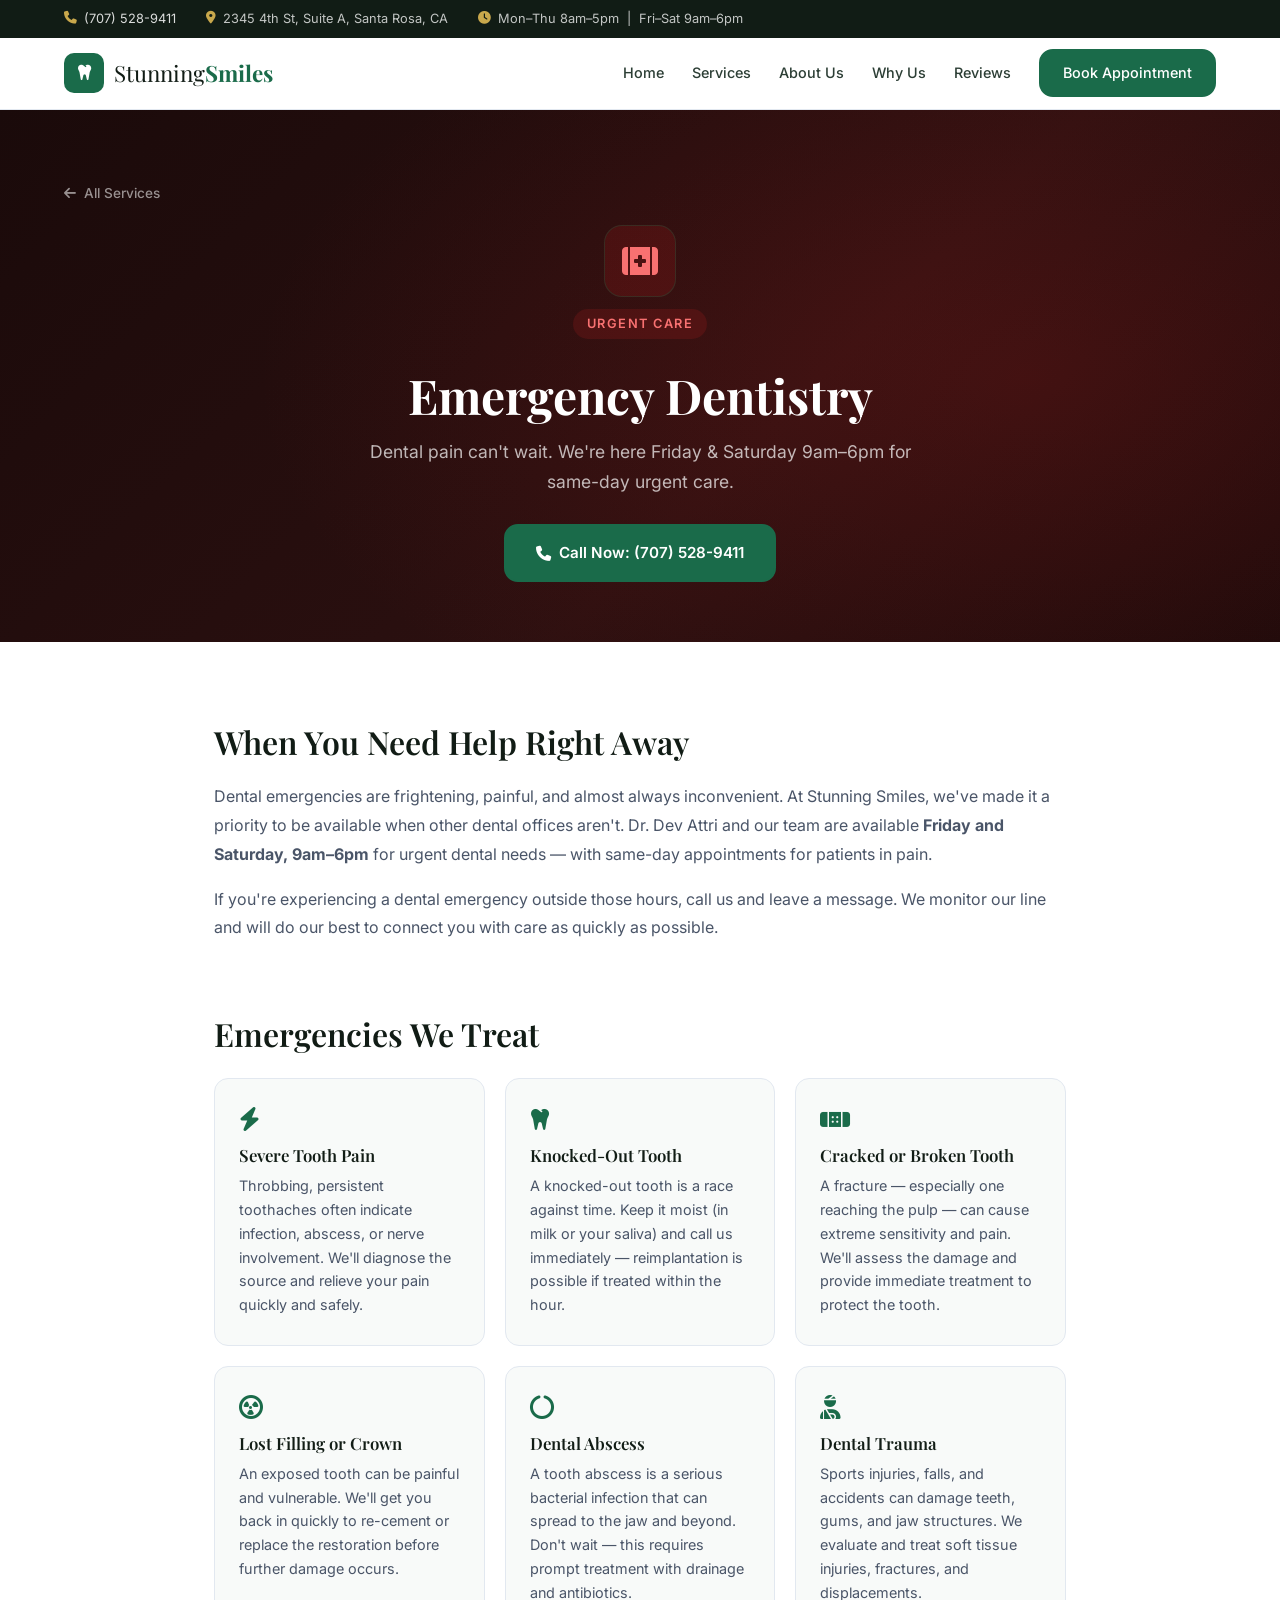
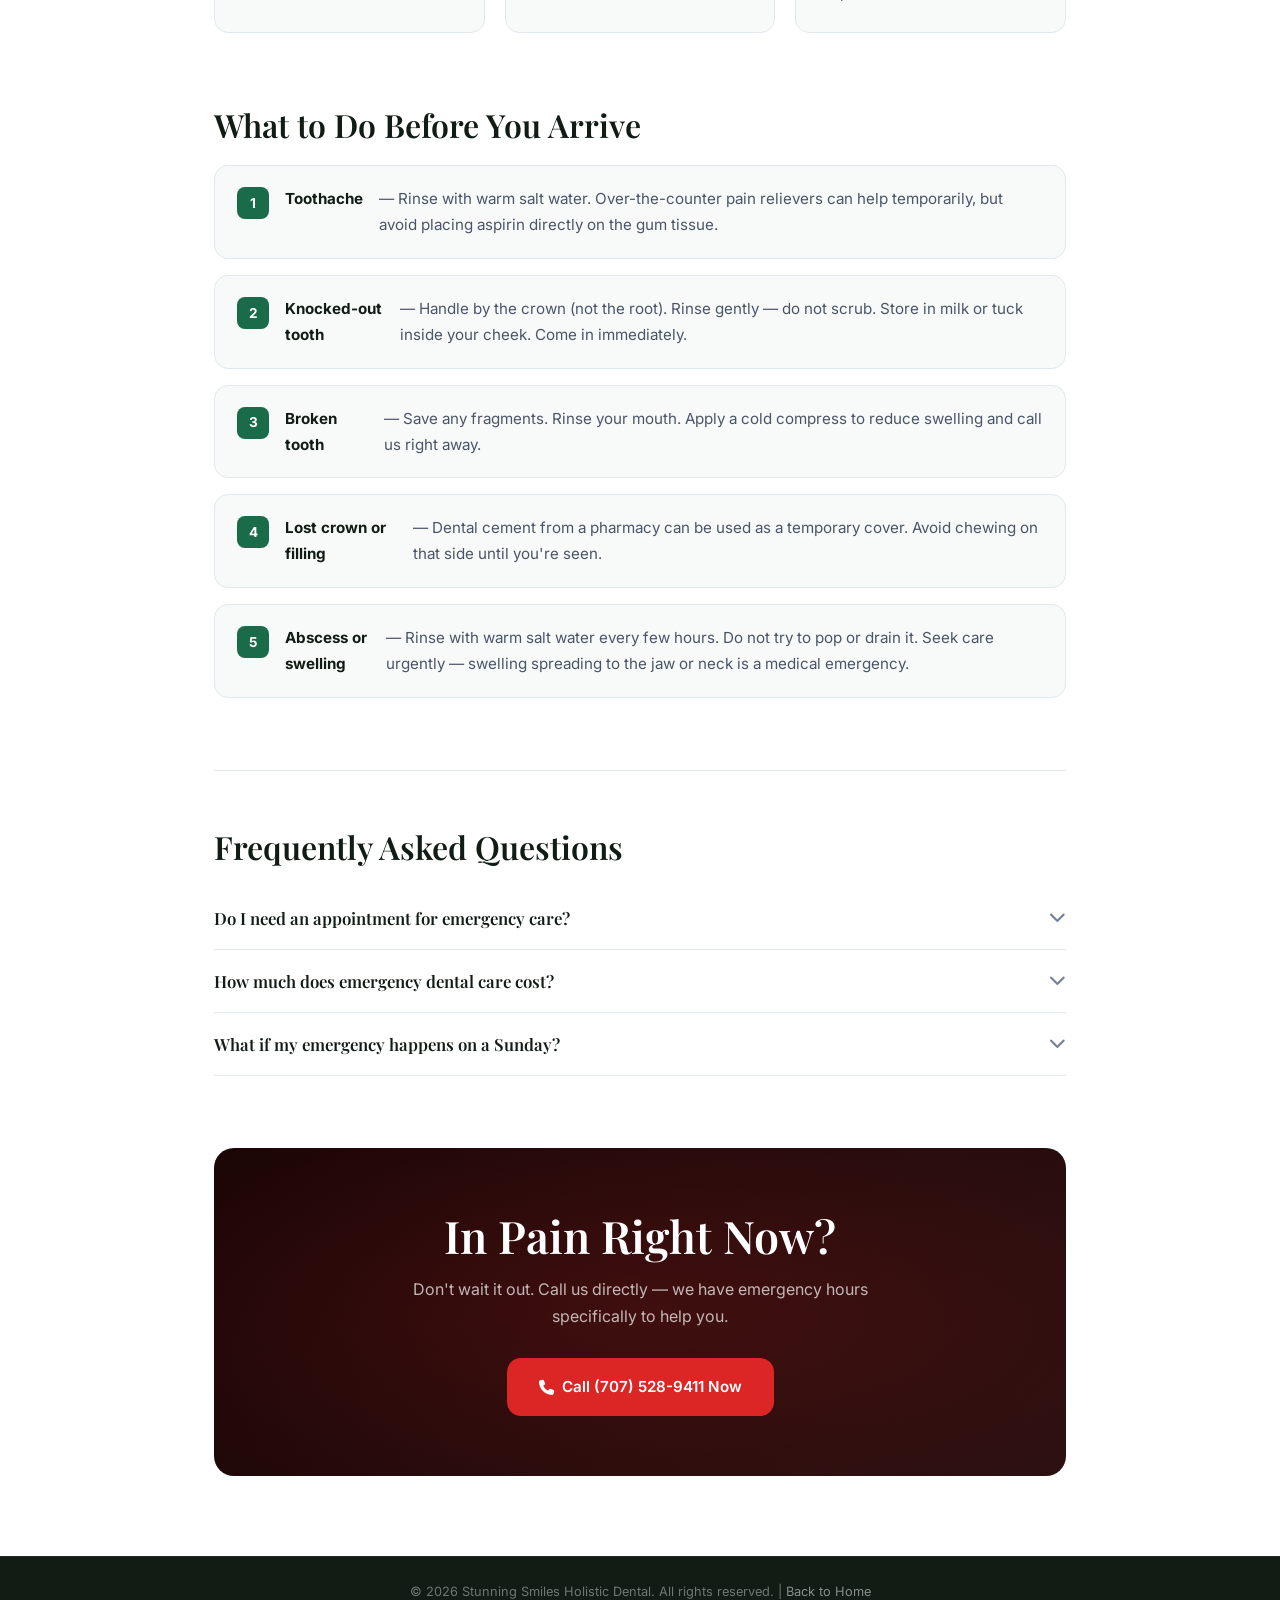
<file: services/emergency-dentistry.html>
<!DOCTYPE html>
<html lang="en">
<head>
  <meta charset="UTF-8" />
  <meta name="viewport" content="width=device-width, initial-scale=1.0" />
  <title>Emergency Dentistry | Stunning Smiles</title>
  <meta name="description" content="Emergency dentist in Santa Rosa, CA with same-day urgent care Friday &amp; Saturday. Call (707) 528-9411 &mdash; Stunning Smiles is here when dental pain can't wait." />
  <link rel="canonical" href="https://aizunshawn-collab.github.io/stunningsmiles/services/emergency-dentistry.html" />
  <meta property="og:type" content="website" />
  <meta property="og:site_name" content="Stunning Smiles" />
  <meta property="og:title" content="Emergency Dentistry | Stunning Smiles" />
  <meta property="og:description" content="Emergency dentist in Santa Rosa, CA with same-day urgent care Friday &amp; Saturday. Call (707) 528-9411." />
  <meta property="og:url" content="https://aizunshawn-collab.github.io/stunningsmiles/services/emergency-dentistry.html" />
  <meta property="og:image" content="https://aizunshawn-collab.github.io/stunningsmiles/images/doctor.jpg" />
  <meta name="twitter:card" content="summary_large_image" />
  <meta name="twitter:title" content="Emergency Dentistry | Stunning Smiles" />
  <meta name="twitter:description" content="Same-day urgent dental care in Santa Rosa, CA, Friday &amp; Saturday. Call (707) 528-9411." />
  <link rel="preconnect" href="https://fonts.googleapis.com" />
  <link rel="preconnect" href="https://fonts.gstatic.com" crossorigin />
  <link href="https://fonts.googleapis.com/css2?family=Playfair+Display:wght@400;600;700&family=Inter:wght@300;400;500;600&display=swap" rel="stylesheet" />
  <link rel="stylesheet" href="https://cdnjs.cloudflare.com/ajax/libs/font-awesome/6.5.0/css/all.min.css" />
  <link rel="stylesheet" href="../style.css" />
  <link rel="stylesheet" href="../services.css" />
  <script type="application/ld+json">
  {
    "@context": "https://schema.org",
    "@type": "Service",
    "name": "Emergency Dentistry",
    "serviceType": "Emergency Dentistry",
    "description": "Same-day emergency dental care in Santa Rosa, CA, available Friday and Saturday 9am-6pm for urgent dental needs.",
    "areaServed": { "@type": "City", "name": "Santa Rosa, CA" },
    "provider": {
      "@type": "Dentist",
      "name": "Stunning Smiles",
      "telephone": "+17075289411",
      "url": "https://aizunshawn-collab.github.io/stunningsmiles/",
      "address": {
        "@type": "PostalAddress",
        "streetAddress": "2345 4th St, Suite A",
        "addressLocality": "Santa Rosa",
        "addressRegion": "CA",
        "postalCode": "95404",
        "addressCountry": "US"
      }
    }
  }
  </script>
</head>
<body>
  <div class="topbar">
    <div class="topbar-inner">
      <span><i class="fas fa-phone"></i> <a href="tel:7075289411">(707) 528-9411</a></span>
      <span><i class="fas fa-map-marker-alt"></i> 2345 4th St, Suite A, Santa Rosa, CA</span>
      <span><i class="fas fa-clock"></i> Mon–Thu 8am–5pm &nbsp;|&nbsp; Fri–Sat 9am–6pm</span>
    </div>
  </div>
  <header class="navbar" id="navbar">
    <div class="nav-inner">
      <a class="logo" href="../index.html">
        <span class="logo-icon"><i class="fas fa-tooth"></i></span>
        <span class="logo-text">Stunning<strong>Smiles</strong></span>
      </a>
      <nav class="nav-links" id="navLinks">
        <a href="../index.html">Home</a>
        <a href="../index.html#services">Services</a>
        <a href="../index.html#about">About Us</a>
        <a href="../index.html#why">Why Us</a>
        <a href="../index.html#testimonials">Reviews</a>
        <a href="../index.html#contact" class="btn-nav">Book Appointment</a>
      </nav>
      <button class="hamburger" id="hamburger"><span></span><span></span><span></span></button>
    </div>
  </header>

  <section class="service-hero service-hero--urgent">
    <div class="service-hero-inner">
      <a href="../index.html#services" class="back-link"><i class="fas fa-arrow-left"></i> All Services</a>
      <div class="sh-icon"><i class="fas fa-first-aid"></i></div>
      <p class="section-label">Urgent Care</p>
      <h1>Emergency Dentistry</h1>
      <p class="sh-sub">Dental pain can't wait. We're here Friday &amp; Saturday 9am–6pm for same-day urgent care.</p>
      <a href="tel:7075289411" class="btn-primary" style="margin-top:16px;display:inline-flex;align-items:center;gap:8px;"><i class="fas fa-phone"></i> Call Now: (707) 528-9411</a>
    </div>
  </section>

  <main class="service-main container">

    <section class="sp-block">
      <h2>When You Need Help Right Away</h2>
      <p>Dental emergencies are frightening, painful, and almost always inconvenient. At Stunning Smiles, we've made it a priority to be available when other dental offices aren't. Dr. Dev Attri and our team are available <strong>Friday and Saturday, 9am–6pm</strong> for urgent dental needs — with same-day appointments for patients in pain.</p>
      <p>If you're experiencing a dental emergency outside those hours, call us and leave a message. We monitor our line and will do our best to connect you with care as quickly as possible.</p>
    </section>

    <section class="sp-block sp-highlight-grid">
      <h2>Emergencies We Treat</h2>
      <div class="highlight-grid">
        <div class="hg-card"><i class="fas fa-bolt"></i><h3>Severe Tooth Pain</h3><p>Throbbing, persistent toothaches often indicate infection, abscess, or nerve involvement. We'll diagnose the source and relieve your pain quickly and safely.</p></div>
        <div class="hg-card"><i class="fas fa-tooth"></i><h3>Knocked-Out Tooth</h3><p>A knocked-out tooth is a race against time. Keep it moist (in milk or your saliva) and call us immediately — reimplantation is possible if treated within the hour.</p></div>
        <div class="hg-card"><i class="fas fa-band-aid"></i><h3>Cracked or Broken Tooth</h3><p>A fracture — especially one reaching the pulp — can cause extreme sensitivity and pain. We'll assess the damage and provide immediate treatment to protect the tooth.</p></div>
        <div class="hg-card"><i class="fas fa-radiation-alt"></i><h3>Lost Filling or Crown</h3><p>An exposed tooth can be painful and vulnerable. We'll get you back in quickly to re-cement or replace the restoration before further damage occurs.</p></div>
        <div class="hg-card"><i class="fas fa-circle-notch"></i><h3>Dental Abscess</h3><p>A tooth abscess is a serious bacterial infection that can spread to the jaw and beyond. Don't wait — this requires prompt treatment with drainage and antibiotics.</p></div>
        <div class="hg-card"><i class="fas fa-user-injured"></i><h3>Dental Trauma</h3><p>Sports injuries, falls, and accidents can damage teeth, gums, and jaw structures. We evaluate and treat soft tissue injuries, fractures, and displacements.</p></div>
      </div>
    </section>

    <section class="sp-block">
      <h2>What to Do Before You Arrive</h2>
      <ol class="sp-steps">
        <li><strong>Toothache</strong> — Rinse with warm salt water. Over-the-counter pain relievers can help temporarily, but avoid placing aspirin directly on the gum tissue.</li>
        <li><strong>Knocked-out tooth</strong> — Handle by the crown (not the root). Rinse gently — do not scrub. Store in milk or tuck inside your cheek. Come in immediately.</li>
        <li><strong>Broken tooth</strong> — Save any fragments. Rinse your mouth. Apply a cold compress to reduce swelling and call us right away.</li>
        <li><strong>Lost crown or filling</strong> — Dental cement from a pharmacy can be used as a temporary cover. Avoid chewing on that side until you're seen.</li>
        <li><strong>Abscess or swelling</strong> — Rinse with warm salt water every few hours. Do not try to pop or drain it. Seek care urgently — swelling spreading to the jaw or neck is a medical emergency.</li>
      </ol>
    </section>

    <section class="sp-block sp-faq">
      <h2>Frequently Asked Questions</h2>
      <div class="faq-item"><button class="faq-q">Do I need an appointment for emergency care?<i class="fas fa-chevron-down"></i></button><div class="faq-a"><p>Call us as soon as possible at (707) 528-9411. We keep slots available for same-day urgent care on Fridays and Saturdays. Walk-ins are accommodated when possible, but a quick call helps us prepare for your arrival.</p></div></div>
      <div class="faq-item"><button class="faq-q">How much does emergency dental care cost?<i class="fas fa-chevron-down"></i></button><div class="faq-a"><p>Costs depend on the type and extent of treatment needed. We'll give you a clear breakdown before any work is done. We accept most insurance and offer payment options for patients without coverage.</p></div></div>
      <div class="faq-item"><button class="faq-q">What if my emergency happens on a Sunday?<i class="fas fa-chevron-down"></i></button><div class="faq-a"><p>Call our main line and leave a message — we monitor it regularly. For life-threatening situations involving difficulty breathing or severe swelling spreading to the throat, go directly to the nearest emergency room.</p></div></div>
    </section>

    <div class="sp-cta sp-cta--urgent">
      <h2>In Pain Right Now?</h2>
      <p>Don't wait it out. Call us directly — we have emergency hours specifically to help you.</p>
      <a href="tel:7075289411" class="btn-primary"><i class="fas fa-phone"></i> Call (707) 528-9411 Now</a>
    </div>

  </main>

  <footer class="footer">
    <div class="footer-bottom"><p>&copy; 2026 Stunning Smiles Holistic Dental. All rights reserved. | <a href="../index.html">Back to Home</a></p></div>
  </footer>
  <script src="../script.js"></script>
</body>
</html>
</file>
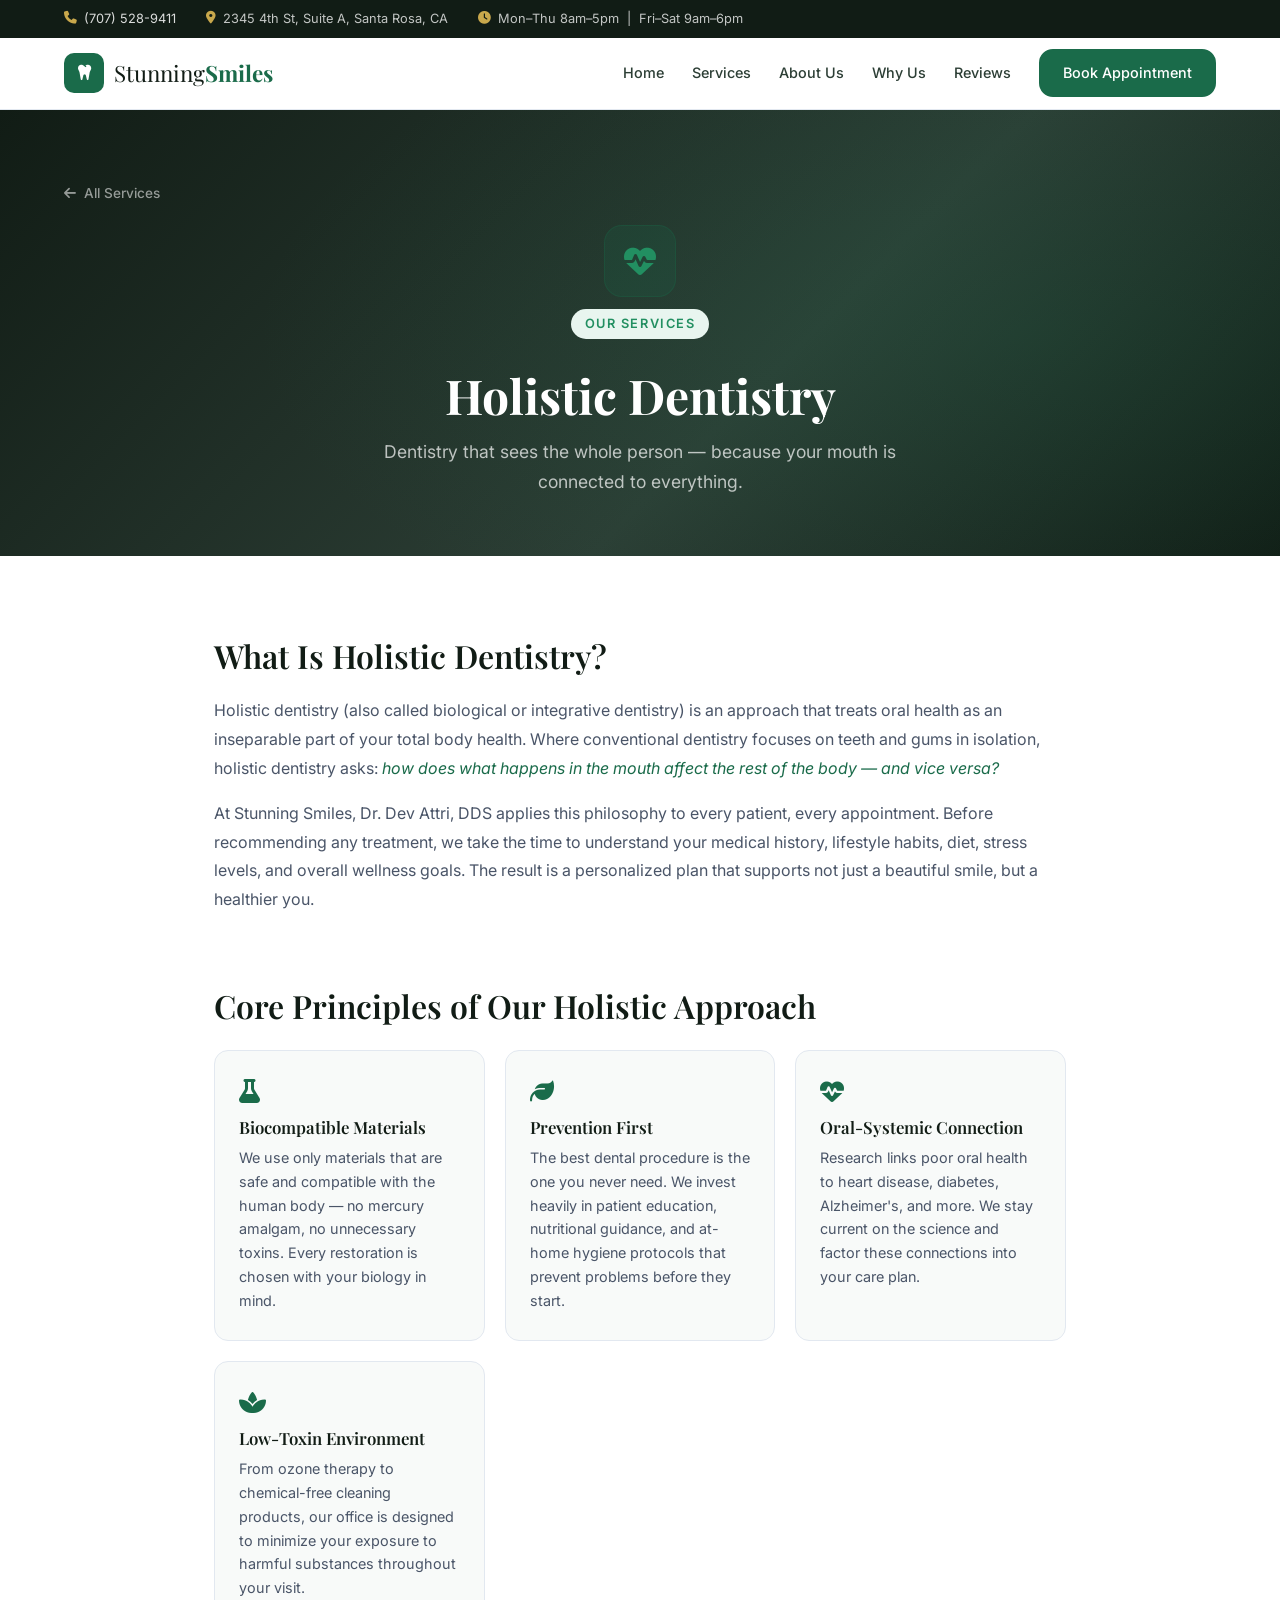
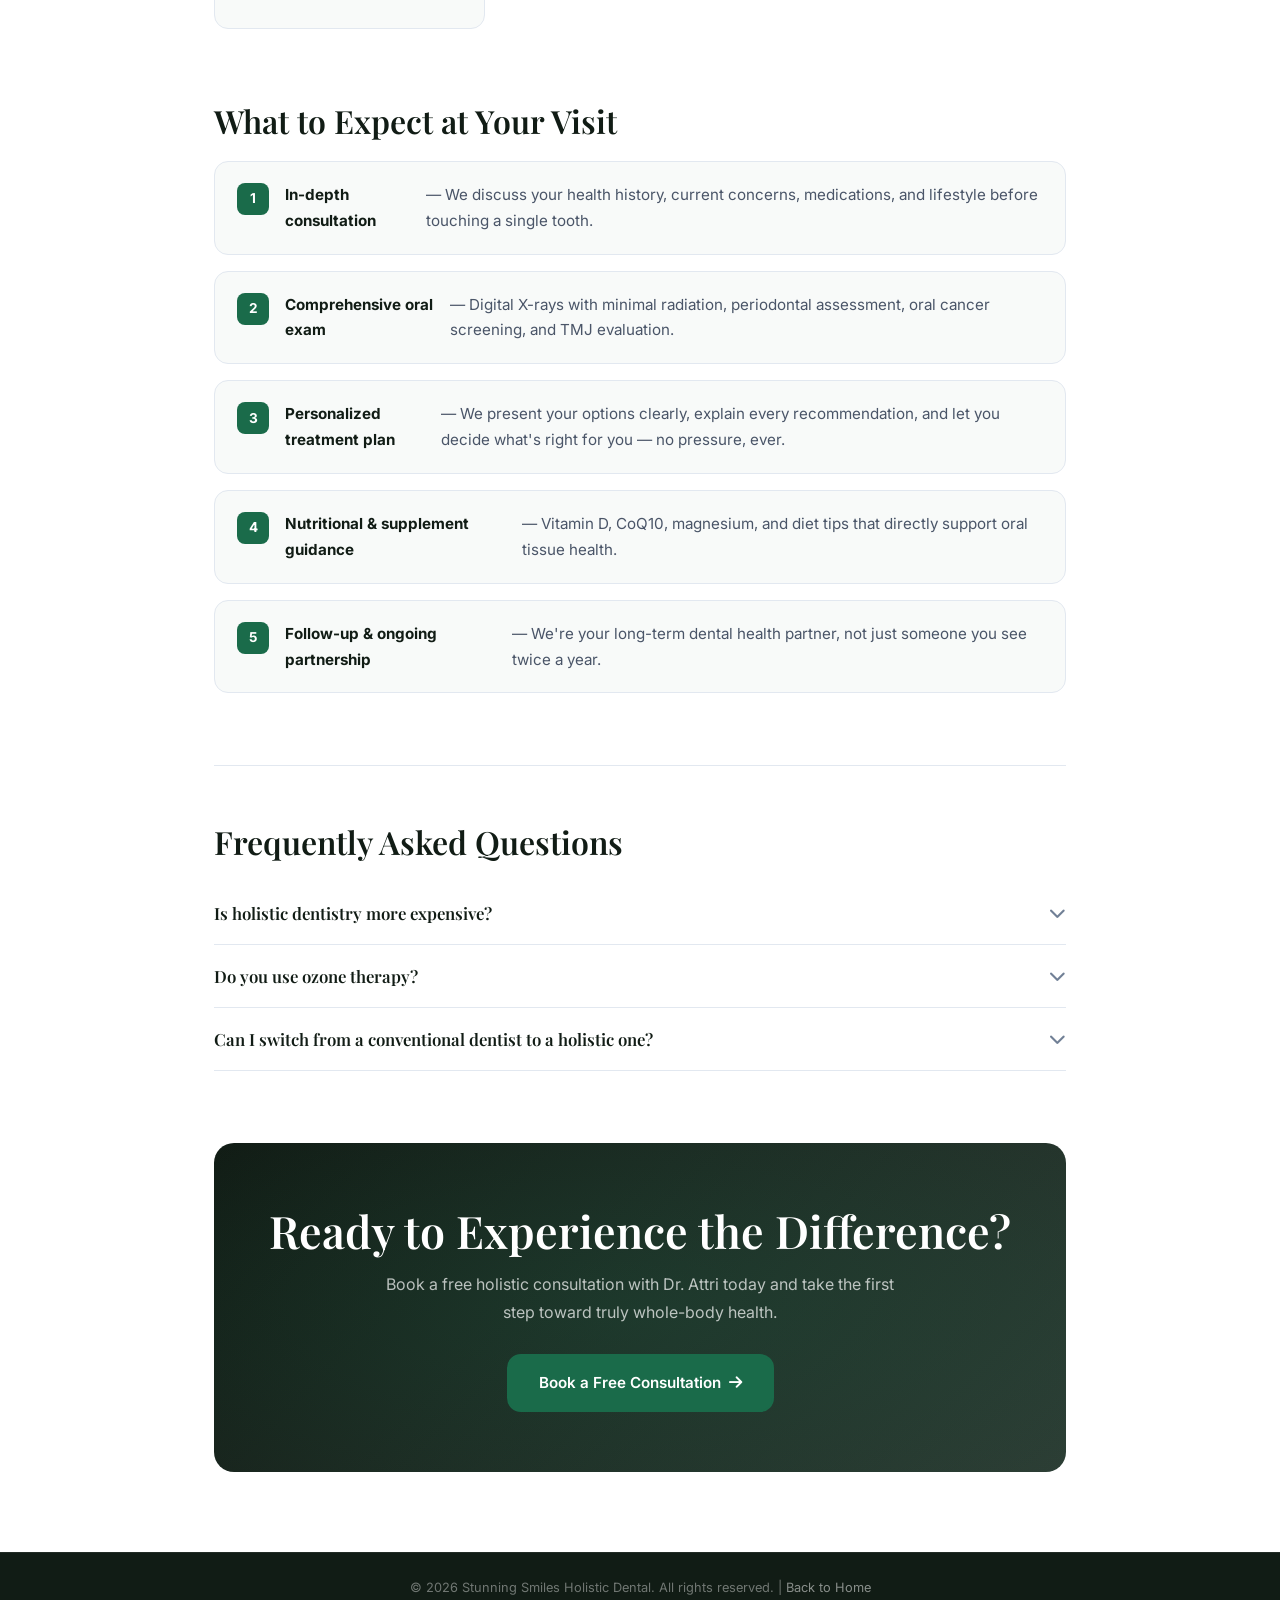
<file: services/holistic-dentistry.html>
<!DOCTYPE html>
<html lang="en">
<head>
  <meta charset="UTF-8" />
  <meta name="viewport" content="width=device-width, initial-scale=1.0" />
  <title>Holistic Dentistry | Stunning Smiles</title>
  <meta name="description" content="Holistic (biological) dentistry in Santa Rosa, CA &mdash; care that treats your mouth as part of your whole-body health. Fluoride-free, mercury-safe treatment from Stunning Smiles." />
  <link rel="canonical" href="https://aizunshawn-collab.github.io/stunningsmiles/services/holistic-dentistry.html" />
  <meta property="og:type" content="website" />
  <meta property="og:site_name" content="Stunning Smiles" />
  <meta property="og:title" content="Holistic Dentistry | Stunning Smiles" />
  <meta property="og:description" content="Holistic (biological) dentistry in Santa Rosa, CA &mdash; care that treats your mouth as part of your whole-body health. Fluoride-free, mercury-safe treatment from Stunning Smiles." />
  <meta property="og:url" content="https://aizunshawn-collab.github.io/stunningsmiles/services/holistic-dentistry.html" />
  <meta property="og:image" content="https://aizunshawn-collab.github.io/stunningsmiles/images/doctor.jpg" />
  <meta name="twitter:card" content="summary_large_image" />
  <meta name="twitter:title" content="Holistic Dentistry | Stunning Smiles" />
  <meta name="twitter:description" content="Holistic (biological) dentistry in Santa Rosa, CA &mdash; care that treats your mouth as part of your whole-body health." />
  <link rel="preconnect" href="https://fonts.googleapis.com" />
  <link rel="preconnect" href="https://fonts.gstatic.com" crossorigin />
  <link href="https://fonts.googleapis.com/css2?family=Playfair+Display:wght@400;600;700&family=Inter:wght@300;400;500;600&display=swap" rel="stylesheet" />
  <link rel="stylesheet" href="https://cdnjs.cloudflare.com/ajax/libs/font-awesome/6.5.0/css/all.min.css" />
  <link rel="stylesheet" href="../style.css" />
  <link rel="stylesheet" href="../services.css" />
  <script type="application/ld+json">
  {
    "@context": "https://schema.org",
    "@type": "Service",
    "name": "Holistic Dentistry",
    "serviceType": "Holistic / Biological Dentistry",
    "description": "Holistic (biological) dentistry in Santa Rosa, CA that treats the mouth as part of whole-body health, with fluoride-free and mercury-safe treatment options.",
    "areaServed": { "@type": "City", "name": "Santa Rosa, CA" },
    "provider": {
      "@type": "Dentist",
      "name": "Stunning Smiles",
      "telephone": "+17075289411",
      "url": "https://aizunshawn-collab.github.io/stunningsmiles/",
      "address": {
        "@type": "PostalAddress",
        "streetAddress": "2345 4th St, Suite A",
        "addressLocality": "Santa Rosa",
        "addressRegion": "CA",
        "postalCode": "95404",
        "addressCountry": "US"
      }
    }
  }
  </script>
</head>
<body>
  <div class="topbar">
    <div class="topbar-inner">
      <span><i class="fas fa-phone"></i> <a href="tel:7075289411">(707) 528-9411</a></span>
      <span><i class="fas fa-map-marker-alt"></i> 2345 4th St, Suite A, Santa Rosa, CA</span>
      <span><i class="fas fa-clock"></i> Mon–Thu 8am–5pm &nbsp;|&nbsp; Fri–Sat 9am–6pm</span>
    </div>
  </div>
  <header class="navbar" id="navbar">
    <div class="nav-inner">
      <a class="logo" href="../index.html">
        <span class="logo-icon"><i class="fas fa-tooth"></i></span>
        <span class="logo-text">Stunning<strong>Smiles</strong></span>
      </a>
      <nav class="nav-links" id="navLinks">
        <a href="../index.html">Home</a>
        <a href="../index.html#services">Services</a>
        <a href="../index.html#about">About Us</a>
        <a href="../index.html#why">Why Us</a>
        <a href="../index.html#testimonials">Reviews</a>
        <a href="../index.html#contact" class="btn-nav">Book Appointment</a>
      </nav>
      <button class="hamburger" id="hamburger"><span></span><span></span><span></span></button>
    </div>
  </header>

  <section class="service-hero" style="--icon-color:#1a6b4a">
    <div class="service-hero-inner">
      <a href="../index.html#services" class="back-link"><i class="fas fa-arrow-left"></i> All Services</a>
      <div class="sh-icon"><i class="fas fa-heartbeat"></i></div>
      <p class="section-label">Our Services</p>
      <h1>Holistic Dentistry</h1>
      <p class="sh-sub">Dentistry that sees the whole person — because your mouth is connected to everything.</p>
    </div>
  </section>

  <main class="service-main container">

    <section class="sp-block">
      <h2>What Is Holistic Dentistry?</h2>
      <p>Holistic dentistry (also called biological or integrative dentistry) is an approach that treats oral health as an inseparable part of your total body health. Where conventional dentistry focuses on teeth and gums in isolation, holistic dentistry asks: <em>how does what happens in the mouth affect the rest of the body — and vice versa?</em></p>
      <p>At Stunning Smiles, Dr. Dev Attri, DDS applies this philosophy to every patient, every appointment. Before recommending any treatment, we take the time to understand your medical history, lifestyle habits, diet, stress levels, and overall wellness goals. The result is a personalized plan that supports not just a beautiful smile, but a healthier you.</p>
    </section>

    <section class="sp-block sp-highlight-grid">
      <h2>Core Principles of Our Holistic Approach</h2>
      <div class="highlight-grid">
        <div class="hg-card"><i class="fas fa-flask"></i><h3>Biocompatible Materials</h3><p>We use only materials that are safe and compatible with the human body — no mercury amalgam, no unnecessary toxins. Every restoration is chosen with your biology in mind.</p></div>
        <div class="hg-card"><i class="fas fa-leaf"></i><h3>Prevention First</h3><p>The best dental procedure is the one you never need. We invest heavily in patient education, nutritional guidance, and at-home hygiene protocols that prevent problems before they start.</p></div>
        <div class="hg-card"><i class="fas fa-heartbeat"></i><h3>Oral-Systemic Connection</h3><p>Research links poor oral health to heart disease, diabetes, Alzheimer's, and more. We stay current on the science and factor these connections into your care plan.</p></div>
        <div class="hg-card"><i class="fas fa-spa"></i><h3>Low-Toxin Environment</h3><p>From ozone therapy to chemical-free cleaning products, our office is designed to minimize your exposure to harmful substances throughout your visit.</p></div>
      </div>
    </section>

    <section class="sp-block">
      <h2>What to Expect at Your Visit</h2>
      <ol class="sp-steps">
        <li><strong>In-depth consultation</strong> — We discuss your health history, current concerns, medications, and lifestyle before touching a single tooth.</li>
        <li><strong>Comprehensive oral exam</strong> — Digital X-rays with minimal radiation, periodontal assessment, oral cancer screening, and TMJ evaluation.</li>
        <li><strong>Personalized treatment plan</strong> — We present your options clearly, explain every recommendation, and let you decide what's right for you — no pressure, ever.</li>
        <li><strong>Nutritional &amp; supplement guidance</strong> — Vitamin D, CoQ10, magnesium, and diet tips that directly support oral tissue health.</li>
        <li><strong>Follow-up &amp; ongoing partnership</strong> — We're your long-term dental health partner, not just someone you see twice a year.</li>
      </ol>
    </section>

    <section class="sp-block sp-faq">
      <h2>Frequently Asked Questions</h2>
      <div class="faq-item"><button class="faq-q">Is holistic dentistry more expensive?<i class="fas fa-chevron-down"></i></button><div class="faq-a"><p>Not necessarily. Many holistic treatments cost the same as conventional ones. We work with your budget and accept most insurance plans. What differs is the philosophy and materials used — not a premium price tag.</p></div></div>
      <div class="faq-item"><button class="faq-q">Do you use ozone therapy?<i class="fas fa-chevron-down"></i></button><div class="faq-a"><p>Yes. Ozone is a natural, powerful antimicrobial agent we use to disinfect cavities, treat gum disease, and reduce post-procedure infection — all without harsh chemicals.</p></div></div>
      <div class="faq-item"><button class="faq-q">Can I switch from a conventional dentist to a holistic one?<i class="fas fa-chevron-down"></i></button><div class="faq-a"><p>Absolutely. We welcome patients transitioning from conventional care. We'll review your dental records and create a fresh, holistic plan from the ground up.</p></div></div>
    </section>

    <div class="sp-cta">
      <h2>Ready to Experience the Difference?</h2>
      <p>Book a free holistic consultation with Dr. Attri today and take the first step toward truly whole-body health.</p>
      <a href="../index.html#contact" class="btn-primary">Book a Free Consultation <i class="fas fa-arrow-right"></i></a>
    </div>

  </main>

  <footer class="footer">
    <div class="footer-bottom"><p>&copy; 2026 Stunning Smiles Holistic Dental. All rights reserved. | <a href="../index.html">Back to Home</a></p></div>
  </footer>
  <script src="../script.js"></script>
</body>
</html>
</file>
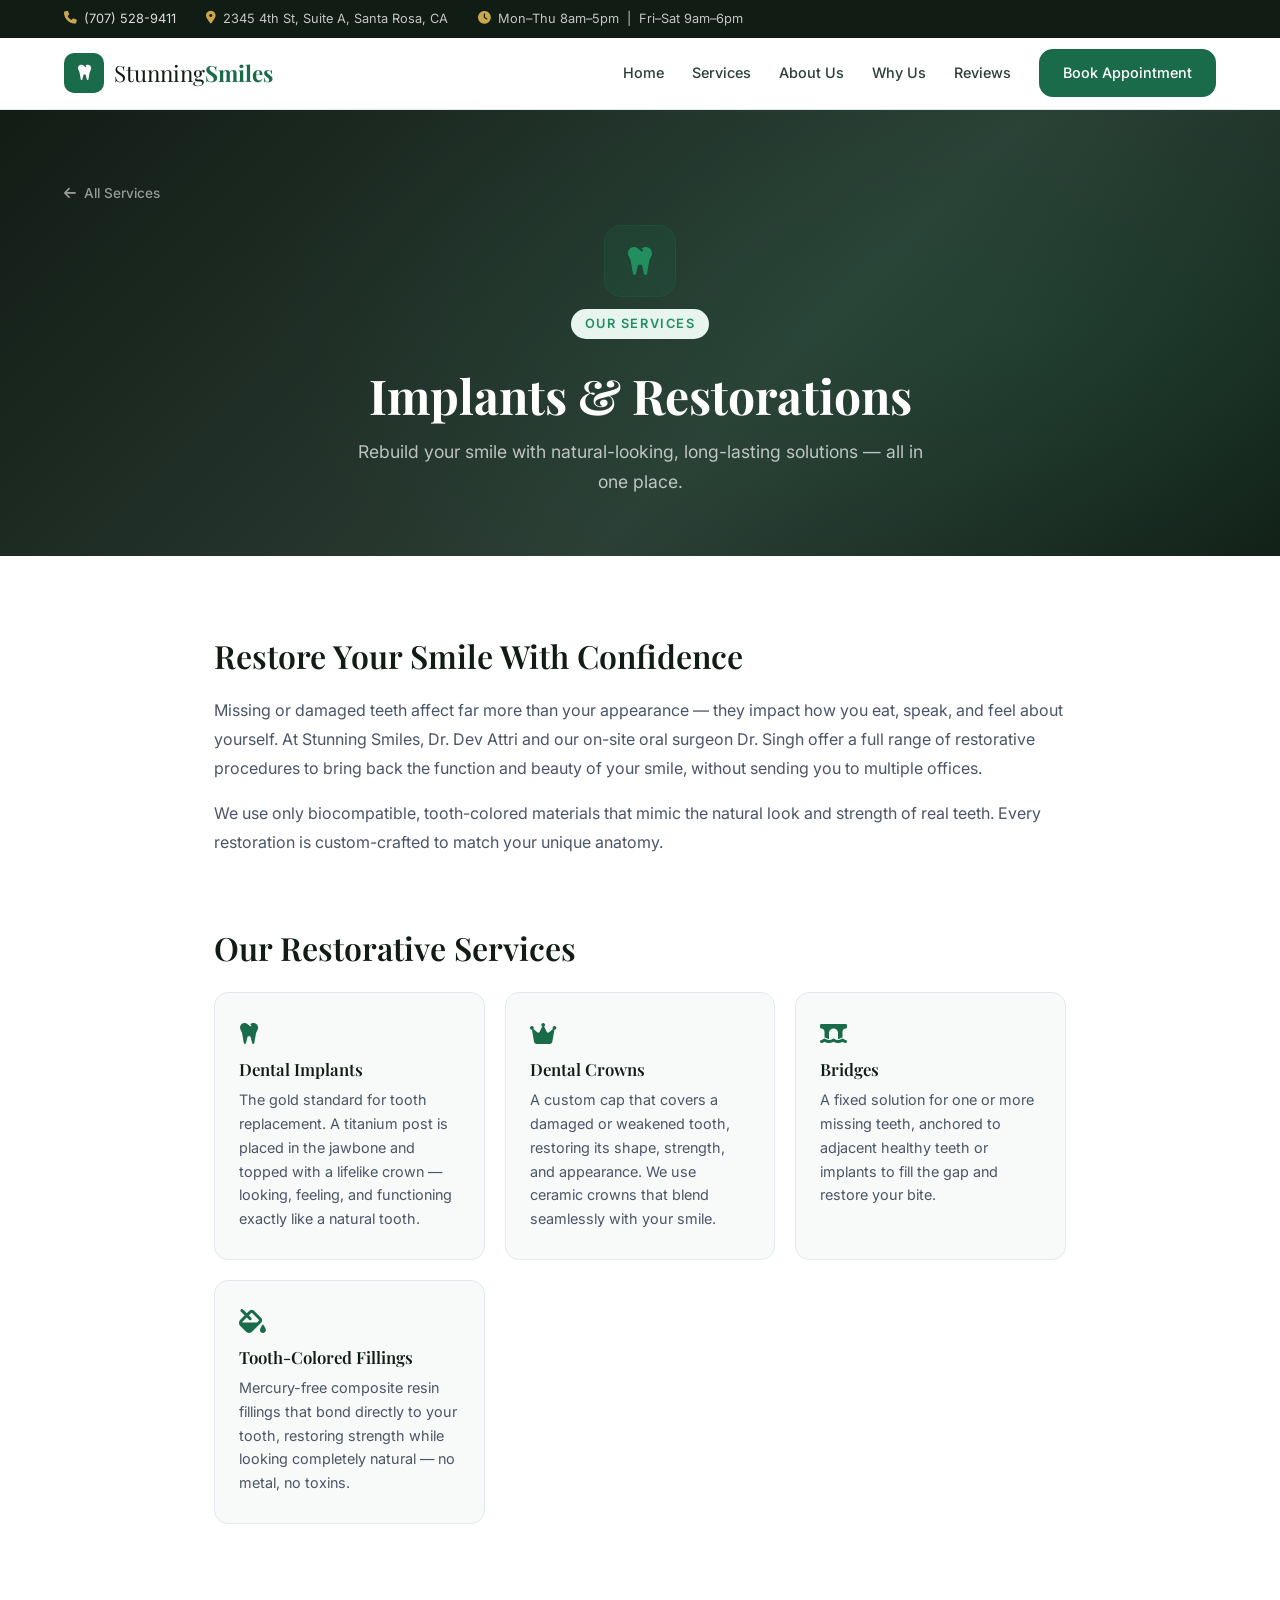
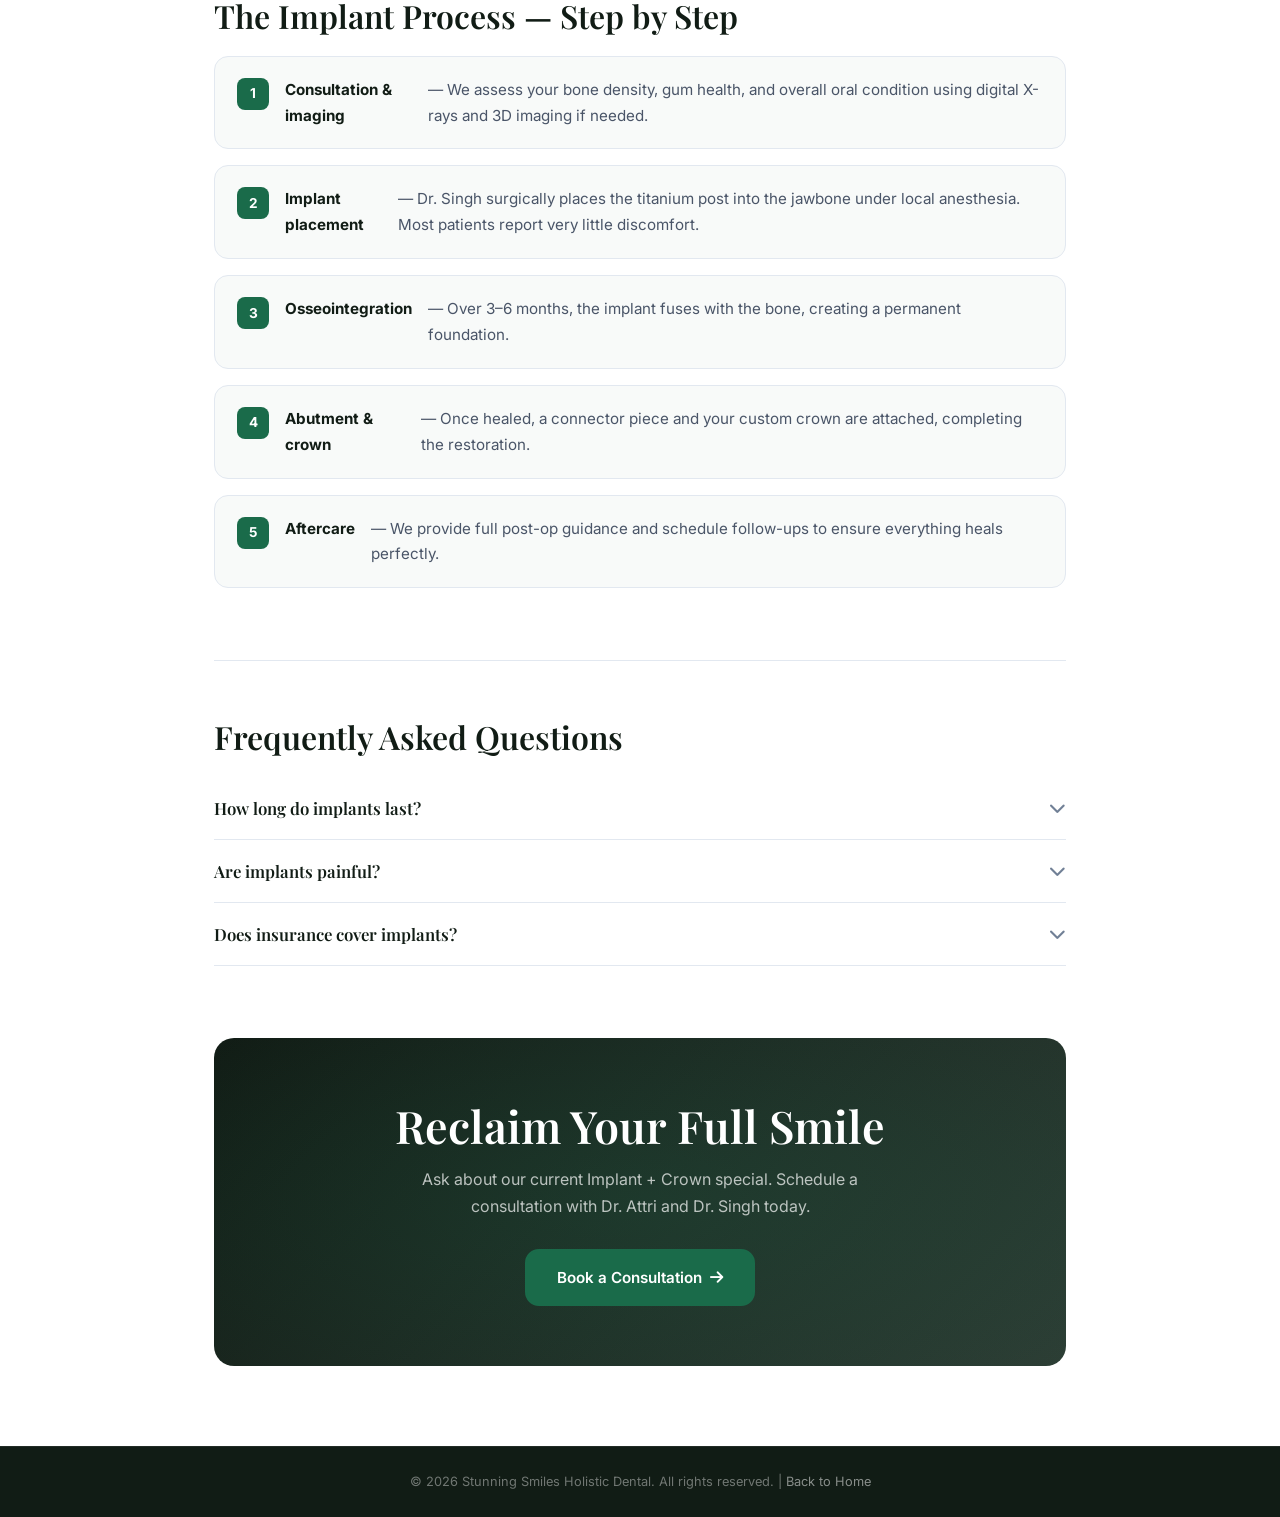
<file: services/implants-restorations.html>
<!DOCTYPE html>
<html lang="en">
<head>
  <meta charset="UTF-8" />
  <meta name="viewport" content="width=device-width, initial-scale=1.0" />
  <title>Dental Implants &amp; Restorations | Stunning Smiles</title>
  <meta name="description" content="Dental implants, crowns &amp; restorations in Santa Rosa, CA &mdash; biocompatible, natural-looking solutions from Stunning Smiles, with an on-site oral surgeon." />
  <link rel="canonical" href="https://aizunshawn-collab.github.io/stunningsmiles/services/implants-restorations.html" />
  <meta property="og:type" content="website" />
  <meta property="og:site_name" content="Stunning Smiles" />
  <meta property="og:title" content="Dental Implants &amp; Restorations | Stunning Smiles" />
  <meta property="og:description" content="Dental implants, crowns &amp; restorations in Santa Rosa, CA &mdash; biocompatible, natural-looking solutions with an on-site oral surgeon." />
  <meta property="og:url" content="https://aizunshawn-collab.github.io/stunningsmiles/services/implants-restorations.html" />
  <meta property="og:image" content="https://aizunshawn-collab.github.io/stunningsmiles/images/doctor.jpg" />
  <meta name="twitter:card" content="summary_large_image" />
  <meta name="twitter:title" content="Dental Implants &amp; Restorations | Stunning Smiles" />
  <meta name="twitter:description" content="Biocompatible dental implants, crowns &amp; restorations in Santa Rosa, CA." />
  <link rel="preconnect" href="https://fonts.googleapis.com" />
  <link rel="preconnect" href="https://fonts.gstatic.com" crossorigin />
  <link href="https://fonts.googleapis.com/css2?family=Playfair+Display:wght@400;600;700&family=Inter:wght@300;400;500;600&display=swap" rel="stylesheet" />
  <link rel="stylesheet" href="https://cdnjs.cloudflare.com/ajax/libs/font-awesome/6.5.0/css/all.min.css" />
  <link rel="stylesheet" href="../style.css" />
  <link rel="stylesheet" href="../services.css" />
  <script type="application/ld+json">
  {
    "@context": "https://schema.org",
    "@type": "Service",
    "name": "Dental Implants & Restorations",
    "serviceType": "Dental Implants & Restorations",
    "description": "Dental implants, crowns, bridges and tooth-colored fillings in Santa Rosa, CA, with an on-site oral surgeon.",
    "areaServed": { "@type": "City", "name": "Santa Rosa, CA" },
    "provider": {
      "@type": "Dentist",
      "name": "Stunning Smiles",
      "telephone": "+17075289411",
      "url": "https://aizunshawn-collab.github.io/stunningsmiles/",
      "address": {
        "@type": "PostalAddress",
        "streetAddress": "2345 4th St, Suite A",
        "addressLocality": "Santa Rosa",
        "addressRegion": "CA",
        "postalCode": "95404",
        "addressCountry": "US"
      }
    }
  }
  </script>
</head>
<body>
  <div class="topbar">
    <div class="topbar-inner">
      <span><i class="fas fa-phone"></i> <a href="tel:7075289411">(707) 528-9411</a></span>
      <span><i class="fas fa-map-marker-alt"></i> 2345 4th St, Suite A, Santa Rosa, CA</span>
      <span><i class="fas fa-clock"></i> Mon–Thu 8am–5pm &nbsp;|&nbsp; Fri–Sat 9am–6pm</span>
    </div>
  </div>
  <header class="navbar" id="navbar">
    <div class="nav-inner">
      <a class="logo" href="../index.html">
        <span class="logo-icon"><i class="fas fa-tooth"></i></span>
        <span class="logo-text">Stunning<strong>Smiles</strong></span>
      </a>
      <nav class="nav-links" id="navLinks">
        <a href="../index.html">Home</a>
        <a href="../index.html#services">Services</a>
        <a href="../index.html#about">About Us</a>
        <a href="../index.html#why">Why Us</a>
        <a href="../index.html#testimonials">Reviews</a>
        <a href="../index.html#contact" class="btn-nav">Book Appointment</a>
      </nav>
      <button class="hamburger" id="hamburger"><span></span><span></span><span></span></button>
    </div>
  </header>

  <section class="service-hero">
    <div class="service-hero-inner">
      <a href="../index.html#services" class="back-link"><i class="fas fa-arrow-left"></i> All Services</a>
      <div class="sh-icon"><i class="fas fa-tooth"></i></div>
      <p class="section-label">Our Services</p>
      <h1>Implants &amp; Restorations</h1>
      <p class="sh-sub">Rebuild your smile with natural-looking, long-lasting solutions — all in one place.</p>
    </div>
  </section>

  <main class="service-main container">

    <section class="sp-block">
      <h2>Restore Your Smile With Confidence</h2>
      <p>Missing or damaged teeth affect far more than your appearance — they impact how you eat, speak, and feel about yourself. At Stunning Smiles, Dr. Dev Attri and our on-site oral surgeon Dr. Singh offer a full range of restorative procedures to bring back the function and beauty of your smile, without sending you to multiple offices.</p>
      <p>We use only biocompatible, tooth-colored materials that mimic the natural look and strength of real teeth. Every restoration is custom-crafted to match your unique anatomy.</p>
    </section>

    <section class="sp-block sp-highlight-grid">
      <h2>Our Restorative Services</h2>
      <div class="highlight-grid">
        <div class="hg-card"><i class="fas fa-tooth"></i><h3>Dental Implants</h3><p>The gold standard for tooth replacement. A titanium post is placed in the jawbone and topped with a lifelike crown — looking, feeling, and functioning exactly like a natural tooth.</p></div>
        <div class="hg-card"><i class="fas fa-crown"></i><h3>Dental Crowns</h3><p>A custom cap that covers a damaged or weakened tooth, restoring its shape, strength, and appearance. We use ceramic crowns that blend seamlessly with your smile.</p></div>
        <div class="hg-card"><i class="fas fa-bridge-water"></i><h3>Bridges</h3><p>A fixed solution for one or more missing teeth, anchored to adjacent healthy teeth or implants to fill the gap and restore your bite.</p></div>
        <div class="hg-card"><i class="fas fa-fill-drip"></i><h3>Tooth-Colored Fillings</h3><p>Mercury-free composite resin fillings that bond directly to your tooth, restoring strength while looking completely natural — no metal, no toxins.</p></div>
      </div>
    </section>

    <section class="sp-block">
      <h2>The Implant Process — Step by Step</h2>
      <ol class="sp-steps">
        <li><strong>Consultation &amp; imaging</strong> — We assess your bone density, gum health, and overall oral condition using digital X-rays and 3D imaging if needed.</li>
        <li><strong>Implant placement</strong> — Dr. Singh surgically places the titanium post into the jawbone under local anesthesia. Most patients report very little discomfort.</li>
        <li><strong>Osseointegration</strong> — Over 3–6 months, the implant fuses with the bone, creating a permanent foundation.</li>
        <li><strong>Abutment &amp; crown</strong> — Once healed, a connector piece and your custom crown are attached, completing the restoration.</li>
        <li><strong>Aftercare</strong> — We provide full post-op guidance and schedule follow-ups to ensure everything heals perfectly.</li>
      </ol>
    </section>

    <section class="sp-block sp-faq">
      <h2>Frequently Asked Questions</h2>
      <div class="faq-item"><button class="faq-q">How long do implants last?<i class="fas fa-chevron-down"></i></button><div class="faq-a"><p>With proper care, dental implants can last a lifetime. The crown on top typically lasts 10–15 years before it may need replacement.</p></div></div>
      <div class="faq-item"><button class="faq-q">Are implants painful?<i class="fas fa-chevron-down"></i></button><div class="faq-a"><p>The procedure is performed under local anesthesia so you won't feel pain during surgery. Mild soreness for a few days afterward is normal and easily managed with over-the-counter pain relief.</p></div></div>
      <div class="faq-item"><button class="faq-q">Does insurance cover implants?<i class="fas fa-chevron-down"></i></button><div class="faq-a"><p>Coverage varies by plan. Our team will review your benefits and help you understand all financing and payment options before you commit to anything.</p></div></div>
    </section>

    <div class="sp-cta">
      <h2>Reclaim Your Full Smile</h2>
      <p>Ask about our current Implant + Crown special. Schedule a consultation with Dr. Attri and Dr. Singh today.</p>
      <a href="../index.html#contact" class="btn-primary">Book a Consultation <i class="fas fa-arrow-right"></i></a>
    </div>

  </main>

  <footer class="footer">
    <div class="footer-bottom"><p>&copy; 2026 Stunning Smiles Holistic Dental. All rights reserved. | <a href="../index.html">Back to Home</a></p></div>
  </footer>
  <script src="../script.js"></script>
</body>
</html>
</file>
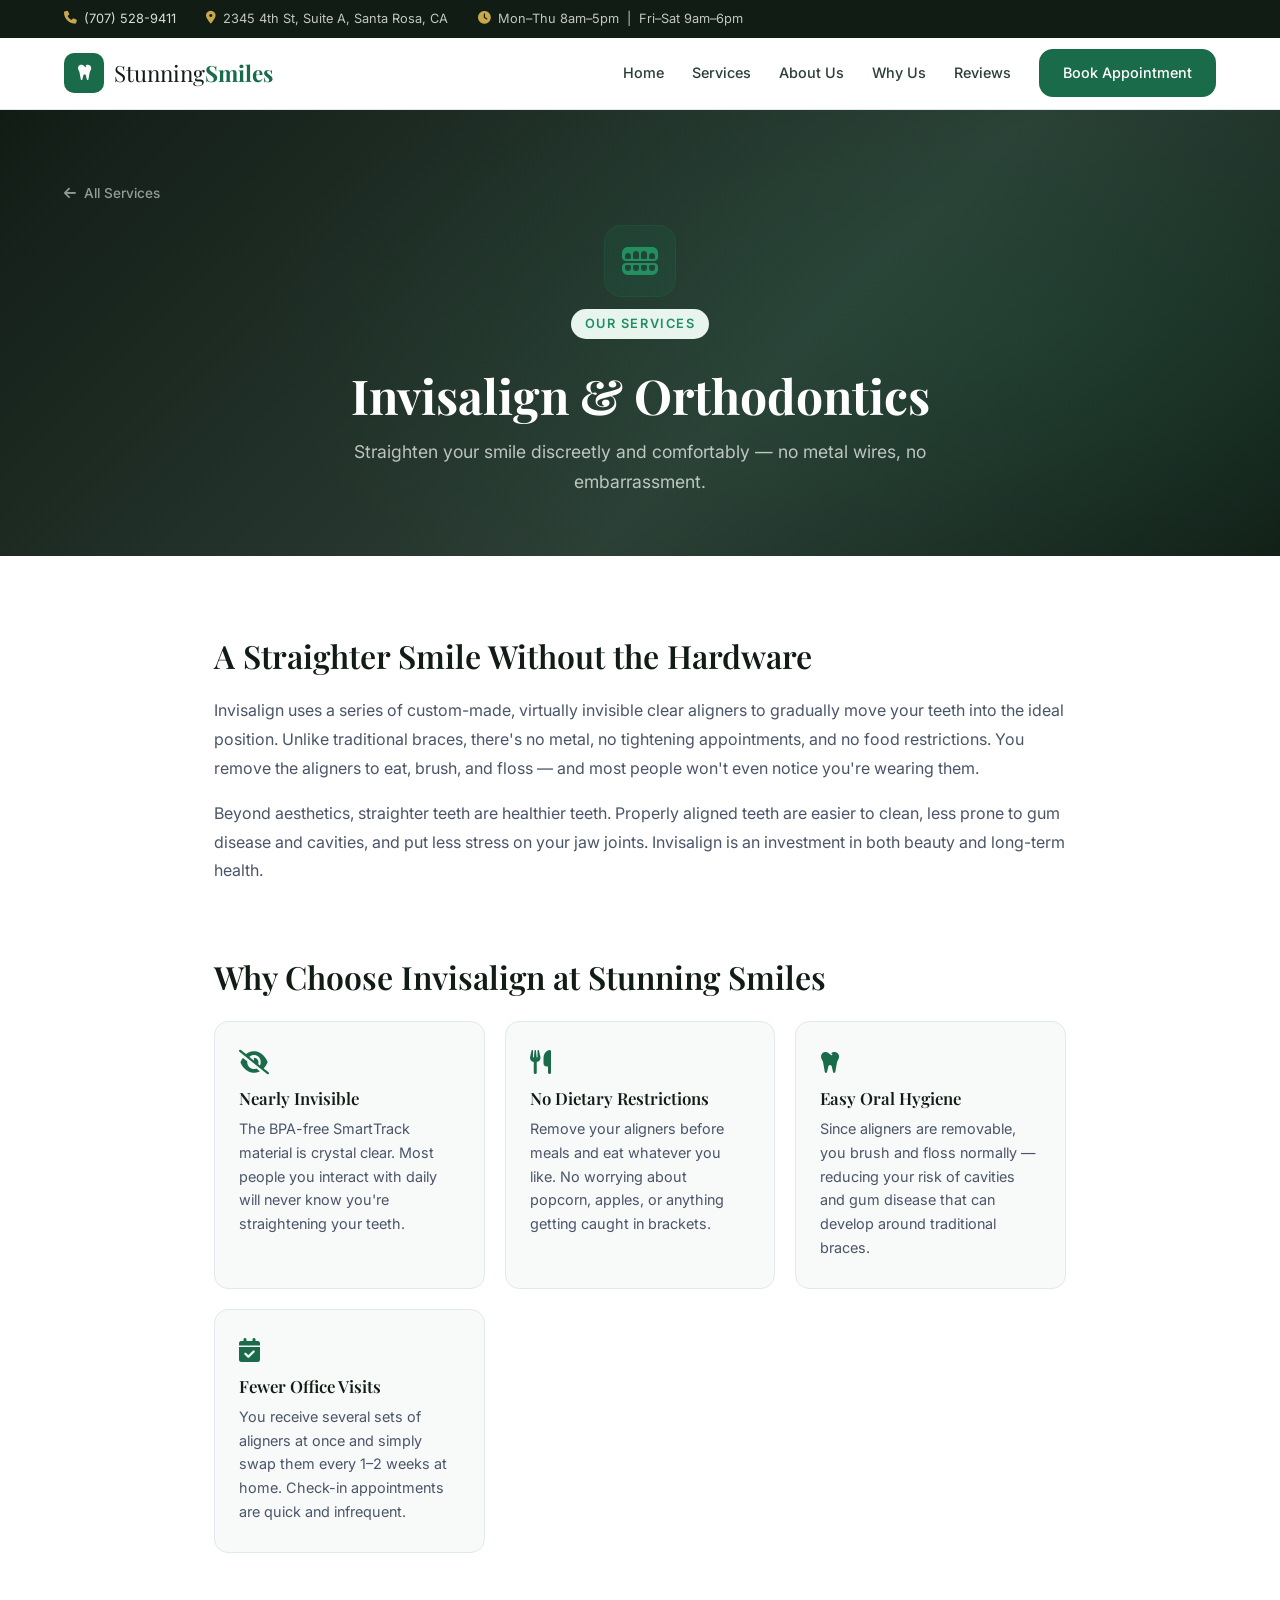
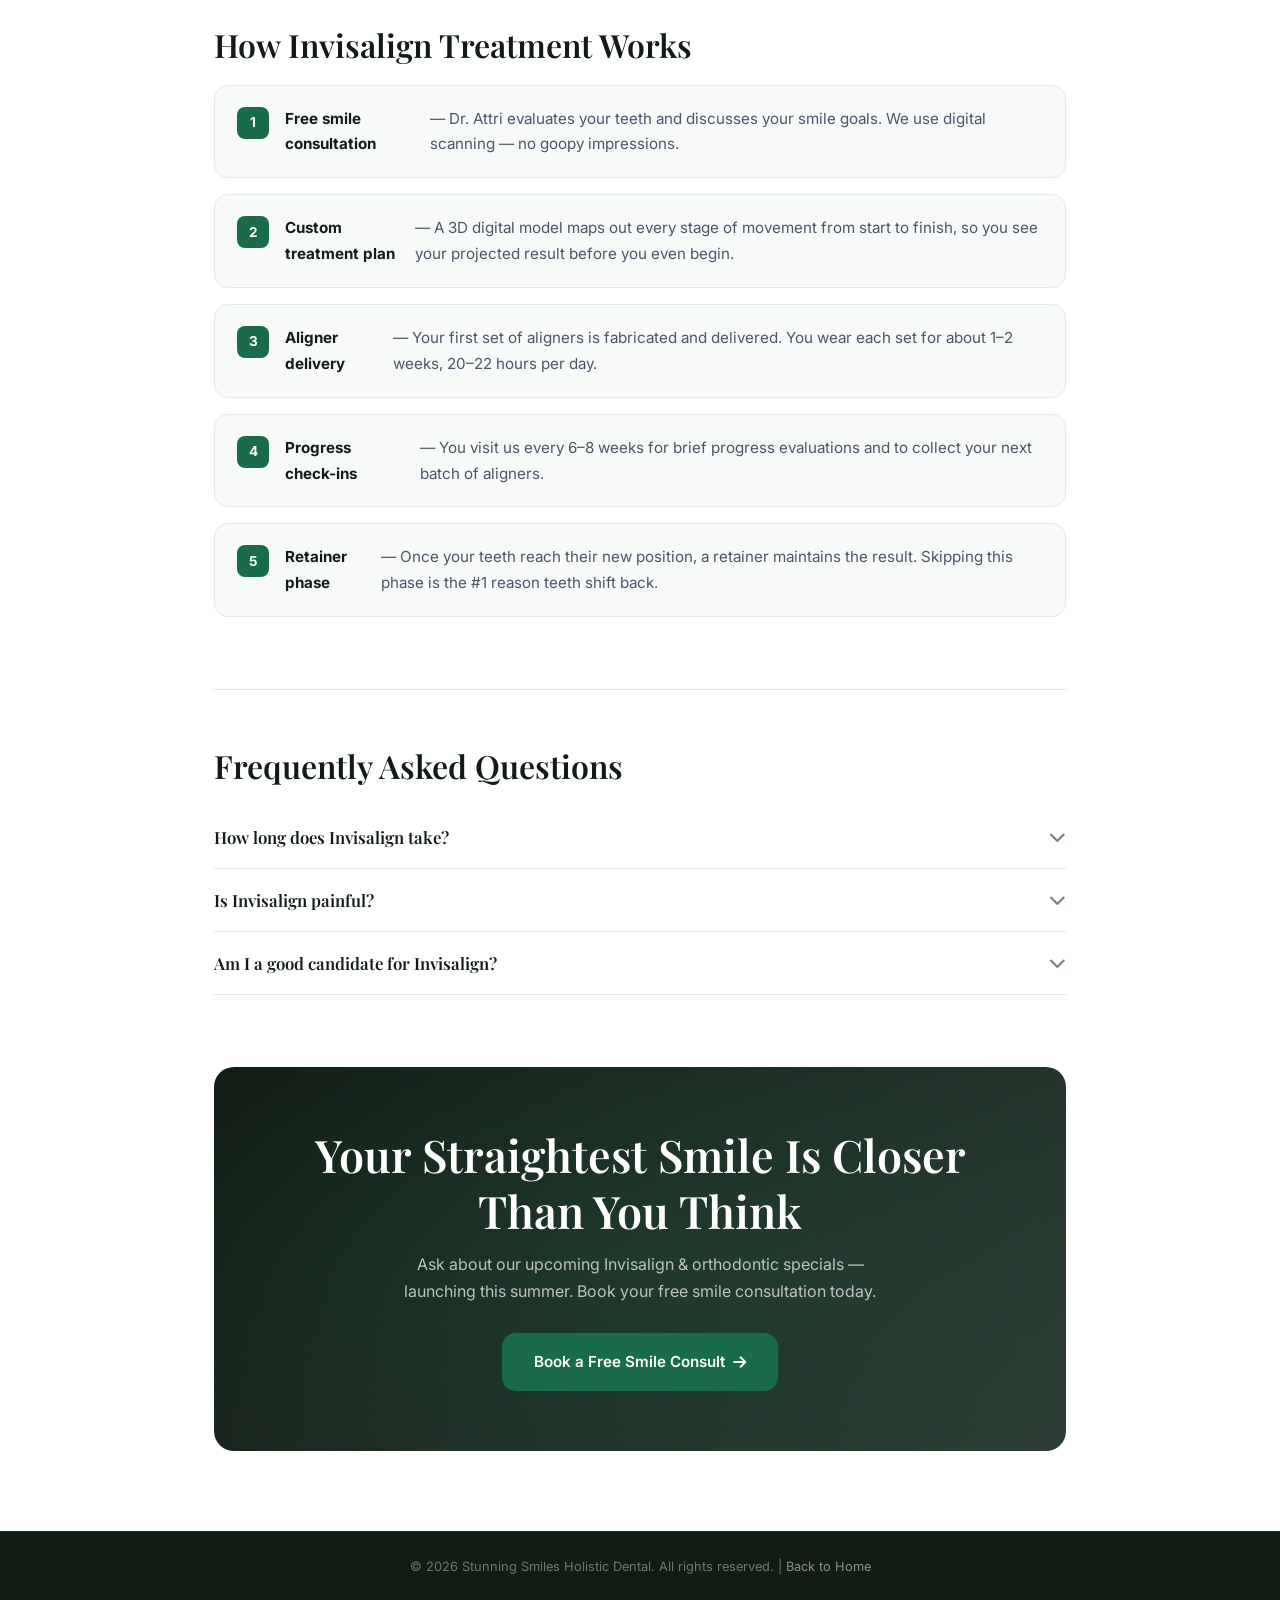
<file: services/invisalign-orthodontics.html>
<!DOCTYPE html>
<html lang="en">
<head>
  <meta charset="UTF-8" />
  <meta name="viewport" content="width=device-width, initial-scale=1.0" />
  <title>Invisalign &amp; Orthodontics | Stunning Smiles</title>
  <meta name="description" content="Invisalign clear aligners in Santa Rosa, CA &mdash; straighten your smile discreetly and comfortably with Stunning Smiles." />
  <link rel="canonical" href="https://aizunshawn-collab.github.io/stunningsmiles/services/invisalign-orthodontics.html" />
  <meta property="og:type" content="website" />
  <meta property="og:site_name" content="Stunning Smiles" />
  <meta property="og:title" content="Invisalign &amp; Orthodontics | Stunning Smiles" />
  <meta property="og:description" content="Invisalign clear aligners in Santa Rosa, CA &mdash; straighten your smile discreetly and comfortably." />
  <meta property="og:url" content="https://aizunshawn-collab.github.io/stunningsmiles/services/invisalign-orthodontics.html" />
  <meta property="og:image" content="https://aizunshawn-collab.github.io/stunningsmiles/images/doctor.jpg" />
  <meta name="twitter:card" content="summary_large_image" />
  <meta name="twitter:title" content="Invisalign &amp; Orthodontics | Stunning Smiles" />
  <meta name="twitter:description" content="Invisalign clear aligners in Santa Rosa, CA." />
  <link rel="preconnect" href="https://fonts.googleapis.com" />
  <link rel="preconnect" href="https://fonts.gstatic.com" crossorigin />
  <link href="https://fonts.googleapis.com/css2?family=Playfair+Display:wght@400;600;700&family=Inter:wght@300;400;500;600&display=swap" rel="stylesheet" />
  <link rel="stylesheet" href="https://cdnjs.cloudflare.com/ajax/libs/font-awesome/6.5.0/css/all.min.css" />
  <link rel="stylesheet" href="../style.css" />
  <link rel="stylesheet" href="../services.css" />
  <script type="application/ld+json">
  {
    "@context": "https://schema.org",
    "@type": "Service",
    "name": "Invisalign & Orthodontics",
    "serviceType": "Invisalign & Orthodontics",
    "description": "Invisalign clear aligner treatment in Santa Rosa, CA for a discreet, comfortable way to straighten teeth.",
    "areaServed": { "@type": "City", "name": "Santa Rosa, CA" },
    "provider": {
      "@type": "Dentist",
      "name": "Stunning Smiles",
      "telephone": "+17075289411",
      "url": "https://aizunshawn-collab.github.io/stunningsmiles/",
      "address": {
        "@type": "PostalAddress",
        "streetAddress": "2345 4th St, Suite A",
        "addressLocality": "Santa Rosa",
        "addressRegion": "CA",
        "postalCode": "95404",
        "addressCountry": "US"
      }
    }
  }
  </script>
</head>
<body>
  <div class="topbar">
    <div class="topbar-inner">
      <span><i class="fas fa-phone"></i> <a href="tel:7075289411">(707) 528-9411</a></span>
      <span><i class="fas fa-map-marker-alt"></i> 2345 4th St, Suite A, Santa Rosa, CA</span>
      <span><i class="fas fa-clock"></i> Mon–Thu 8am–5pm &nbsp;|&nbsp; Fri–Sat 9am–6pm</span>
    </div>
  </div>
  <header class="navbar" id="navbar">
    <div class="nav-inner">
      <a class="logo" href="../index.html">
        <span class="logo-icon"><i class="fas fa-tooth"></i></span>
        <span class="logo-text">Stunning<strong>Smiles</strong></span>
      </a>
      <nav class="nav-links" id="navLinks">
        <a href="../index.html">Home</a>
        <a href="../index.html#services">Services</a>
        <a href="../index.html#about">About Us</a>
        <a href="../index.html#why">Why Us</a>
        <a href="../index.html#testimonials">Reviews</a>
        <a href="../index.html#contact" class="btn-nav">Book Appointment</a>
      </nav>
      <button class="hamburger" id="hamburger"><span></span><span></span><span></span></button>
    </div>
  </header>

  <section class="service-hero">
    <div class="service-hero-inner">
      <a href="../index.html#services" class="back-link"><i class="fas fa-arrow-left"></i> All Services</a>
      <div class="sh-icon"><i class="fas fa-teeth-open"></i></div>
      <p class="section-label">Our Services</p>
      <h1>Invisalign &amp; Orthodontics</h1>
      <p class="sh-sub">Straighten your smile discreetly and comfortably — no metal wires, no embarrassment.</p>
    </div>
  </section>

  <main class="service-main container">

    <section class="sp-block">
      <h2>A Straighter Smile Without the Hardware</h2>
      <p>Invisalign uses a series of custom-made, virtually invisible clear aligners to gradually move your teeth into the ideal position. Unlike traditional braces, there's no metal, no tightening appointments, and no food restrictions. You remove the aligners to eat, brush, and floss — and most people won't even notice you're wearing them.</p>
      <p>Beyond aesthetics, straighter teeth are healthier teeth. Properly aligned teeth are easier to clean, less prone to gum disease and cavities, and put less stress on your jaw joints. Invisalign is an investment in both beauty and long-term health.</p>
    </section>

    <section class="sp-block sp-highlight-grid">
      <h2>Why Choose Invisalign at Stunning Smiles</h2>
      <div class="highlight-grid">
        <div class="hg-card"><i class="fas fa-eye-slash"></i><h3>Nearly Invisible</h3><p>The BPA-free SmartTrack material is crystal clear. Most people you interact with daily will never know you're straightening your teeth.</p></div>
        <div class="hg-card"><i class="fas fa-utensils"></i><h3>No Dietary Restrictions</h3><p>Remove your aligners before meals and eat whatever you like. No worrying about popcorn, apples, or anything getting caught in brackets.</p></div>
        <div class="hg-card"><i class="fas fa-tooth"></i><h3>Easy Oral Hygiene</h3><p>Since aligners are removable, you brush and floss normally — reducing your risk of cavities and gum disease that can develop around traditional braces.</p></div>
        <div class="hg-card"><i class="fas fa-calendar-check"></i><h3>Fewer Office Visits</h3><p>You receive several sets of aligners at once and simply swap them every 1–2 weeks at home. Check-in appointments are quick and infrequent.</p></div>
      </div>
    </section>

    <section class="sp-block">
      <h2>How Invisalign Treatment Works</h2>
      <ol class="sp-steps">
        <li><strong>Free smile consultation</strong> — Dr. Attri evaluates your teeth and discusses your smile goals. We use digital scanning — no goopy impressions.</li>
        <li><strong>Custom treatment plan</strong> — A 3D digital model maps out every stage of movement from start to finish, so you see your projected result before you even begin.</li>
        <li><strong>Aligner delivery</strong> — Your first set of aligners is fabricated and delivered. You wear each set for about 1–2 weeks, 20–22 hours per day.</li>
        <li><strong>Progress check-ins</strong> — You visit us every 6–8 weeks for brief progress evaluations and to collect your next batch of aligners.</li>
        <li><strong>Retainer phase</strong> — Once your teeth reach their new position, a retainer maintains the result. Skipping this phase is the #1 reason teeth shift back.</li>
      </ol>
    </section>

    <section class="sp-block sp-faq">
      <h2>Frequently Asked Questions</h2>
      <div class="faq-item"><button class="faq-q">How long does Invisalign take?<i class="fas fa-chevron-down"></i></button><div class="faq-a"><p>Treatment time varies depending on complexity. Mild cases can complete in as little as 6 months. More involved cases typically take 12–18 months. Your personalized digital plan will show you the projected timeline before you start.</p></div></div>
      <div class="faq-item"><button class="faq-q">Is Invisalign painful?<i class="fas fa-chevron-down"></i></button><div class="faq-a"><p>Some patients notice mild pressure or soreness for the first day or two after switching to a new set of aligners. This is normal and a sign the aligners are working. It typically fades quickly.</p></div></div>
      <div class="faq-item"><button class="faq-q">Am I a good candidate for Invisalign?<i class="fas fa-chevron-down"></i></button><div class="faq-a"><p>Invisalign works well for most teens and adults with mild to moderate alignment issues including crowding, spacing, overbite, underbite, and crossbite. Very complex bite problems may still require traditional orthodontics. We'll let you know which option is best for you.</p></div></div>
    </section>

    <div class="sp-cta">
      <h2>Your Straightest Smile Is Closer Than You Think</h2>
      <p>Ask about our upcoming Invisalign &amp; orthodontic specials — launching this summer. Book your free smile consultation today.</p>
      <a href="../index.html#contact" class="btn-primary">Book a Free Smile Consult <i class="fas fa-arrow-right"></i></a>
    </div>

  </main>

  <footer class="footer">
    <div class="footer-bottom"><p>&copy; 2026 Stunning Smiles Holistic Dental. All rights reserved. | <a href="../index.html">Back to Home</a></p></div>
  </footer>
  <script src="../script.js"></script>
</body>
</html>
</file>
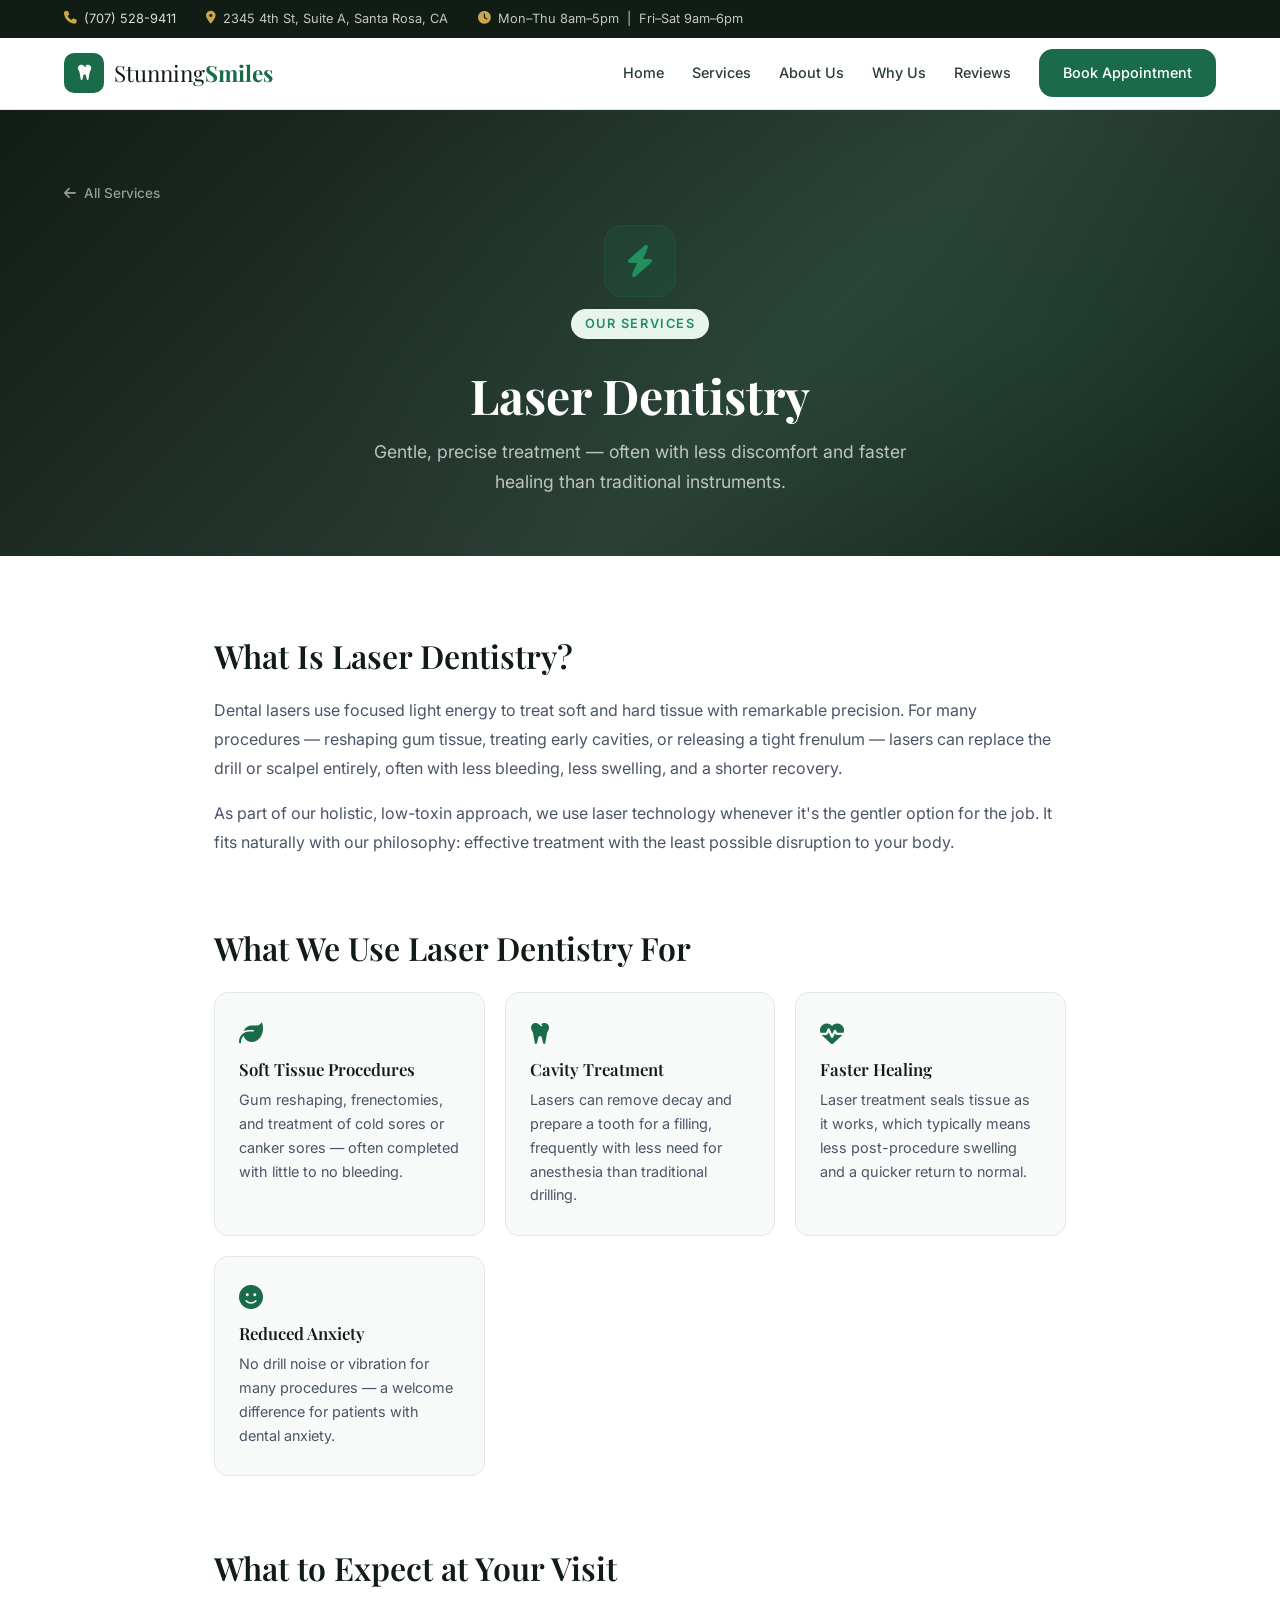
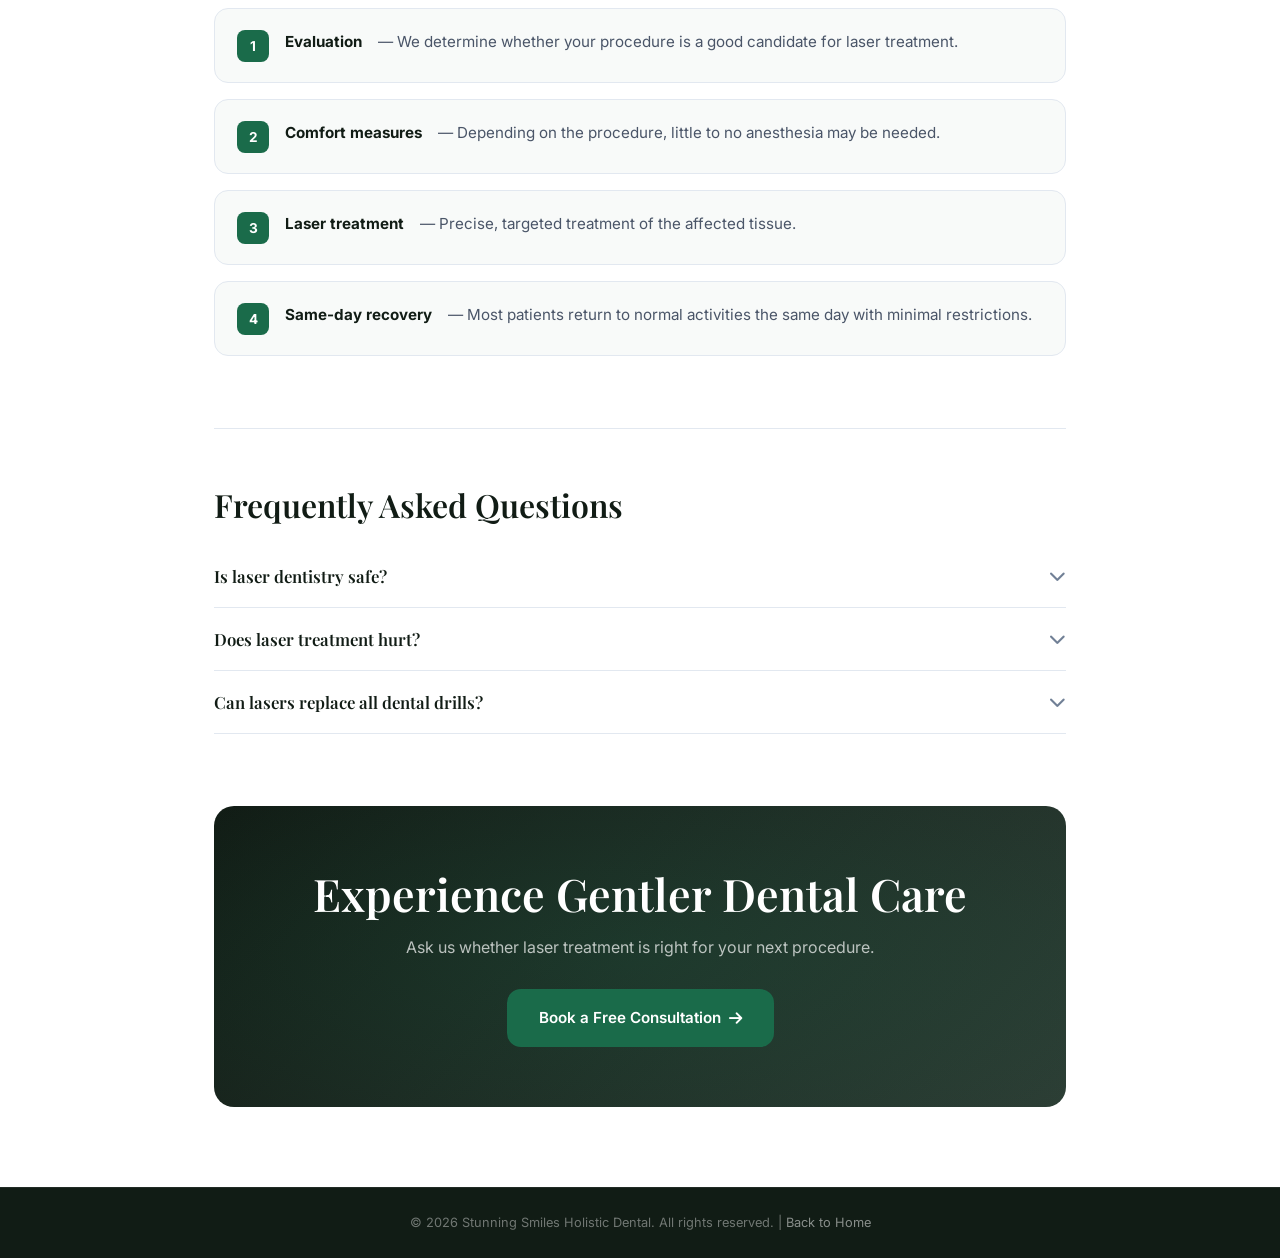
<file: services/laser-dentistry.html>
<!DOCTYPE html>
<html lang="en">
<head>
  <meta charset="UTF-8" />
  <meta name="viewport" content="width=device-width, initial-scale=1.0" />
  <title>Laser Dentistry | Stunning Smiles</title>
  <meta name="description" content="Laser dentistry in Santa Rosa, CA &mdash; minimally invasive treatment for gum and cavity procedures, with less discomfort and faster healing, from Stunning Smiles." />
  <link rel="canonical" href="https://aizunshawn-collab.github.io/stunningsmiles/services/laser-dentistry.html" />
  <meta property="og:type" content="website" />
  <meta property="og:site_name" content="Stunning Smiles" />
  <meta property="og:title" content="Laser Dentistry | Stunning Smiles" />
  <meta property="og:description" content="Laser dentistry in Santa Rosa, CA &mdash; minimally invasive treatment for gum and cavity procedures, with less discomfort and faster healing." />
  <meta property="og:url" content="https://aizunshawn-collab.github.io/stunningsmiles/services/laser-dentistry.html" />
  <meta property="og:image" content="https://aizunshawn-collab.github.io/stunningsmiles/images/doctor.jpg" />
  <meta name="twitter:card" content="summary_large_image" />
  <meta name="twitter:title" content="Laser Dentistry | Stunning Smiles" />
  <meta name="twitter:description" content="Minimally invasive laser dentistry in Santa Rosa, CA." />
  <link rel="preconnect" href="https://fonts.googleapis.com" />
  <link rel="preconnect" href="https://fonts.gstatic.com" crossorigin />
  <link href="https://fonts.googleapis.com/css2?family=Playfair+Display:wght@400;600;700&family=Inter:wght@300;400;500;600&display=swap" rel="stylesheet" />
  <link rel="stylesheet" href="https://cdnjs.cloudflare.com/ajax/libs/font-awesome/6.5.0/css/all.min.css" />
  <link rel="stylesheet" href="../style.css" />
  <link rel="stylesheet" href="../services.css" />
  <script type="application/ld+json">
  {
    "@context": "https://schema.org",
    "@type": "Service",
    "name": "Laser Dentistry",
    "serviceType": "Laser Dentistry",
    "description": "Minimally invasive laser treatment for gum and cavity procedures in Santa Rosa, CA, with reduced discomfort and faster healing.",
    "areaServed": { "@type": "City", "name": "Santa Rosa, CA" },
    "provider": {
      "@type": "Dentist",
      "name": "Stunning Smiles",
      "telephone": "+17075289411",
      "url": "https://aizunshawn-collab.github.io/stunningsmiles/",
      "address": {
        "@type": "PostalAddress",
        "streetAddress": "2345 4th St, Suite A",
        "addressLocality": "Santa Rosa",
        "addressRegion": "CA",
        "postalCode": "95404",
        "addressCountry": "US"
      }
    }
  }
  </script>
</head>
<body>
  <div class="topbar">
    <div class="topbar-inner">
      <span><i class="fas fa-phone"></i> <a href="tel:7075289411">(707) 528-9411</a></span>
      <span><i class="fas fa-map-marker-alt"></i> 2345 4th St, Suite A, Santa Rosa, CA</span>
      <span><i class="fas fa-clock"></i> Mon–Thu 8am–5pm &nbsp;|&nbsp; Fri–Sat 9am–6pm</span>
    </div>
  </div>
  <header class="navbar" id="navbar">
    <div class="nav-inner">
      <a class="logo" href="../index.html">
        <span class="logo-icon"><i class="fas fa-tooth"></i></span>
        <span class="logo-text">Stunning<strong>Smiles</strong></span>
      </a>
      <nav class="nav-links" id="navLinks">
        <a href="../index.html">Home</a>
        <a href="../index.html#services">Services</a>
        <a href="../index.html#about">About Us</a>
        <a href="../index.html#why">Why Us</a>
        <a href="../index.html#testimonials">Reviews</a>
        <a href="../index.html#contact" class="btn-nav">Book Appointment</a>
      </nav>
      <button class="hamburger" id="hamburger"><span></span><span></span><span></span></button>
    </div>
  </header>

  <section class="service-hero">
    <div class="service-hero-inner">
      <a href="../index.html#services" class="back-link"><i class="fas fa-arrow-left"></i> All Services</a>
      <div class="sh-icon"><i class="fas fa-bolt"></i></div>
      <p class="section-label">Our Services</p>
      <h1>Laser Dentistry</h1>
      <p class="sh-sub">Gentle, precise treatment — often with less discomfort and faster healing than traditional instruments.</p>
    </div>
  </section>

  <main class="service-main container">

    <section class="sp-block">
      <h2>What Is Laser Dentistry?</h2>
      <p>Dental lasers use focused light energy to treat soft and hard tissue with remarkable precision. For many procedures — reshaping gum tissue, treating early cavities, or releasing a tight frenulum — lasers can replace the drill or scalpel entirely, often with less bleeding, less swelling, and a shorter recovery.</p>
      <p>As part of our holistic, low-toxin approach, we use laser technology whenever it's the gentler option for the job. It fits naturally with our philosophy: effective treatment with the least possible disruption to your body.</p>
    </section>

    <section class="sp-block sp-highlight-grid">
      <h2>What We Use Laser Dentistry For</h2>
      <div class="highlight-grid">
        <div class="hg-card"><i class="fas fa-leaf"></i><h3>Soft Tissue Procedures</h3><p>Gum reshaping, frenectomies, and treatment of cold sores or canker sores — often completed with little to no bleeding.</p></div>
        <div class="hg-card"><i class="fas fa-tooth"></i><h3>Cavity Treatment</h3><p>Lasers can remove decay and prepare a tooth for a filling, frequently with less need for anesthesia than traditional drilling.</p></div>
        <div class="hg-card"><i class="fas fa-heart-pulse"></i><h3>Faster Healing</h3><p>Laser treatment seals tissue as it works, which typically means less post-procedure swelling and a quicker return to normal.</p></div>
        <div class="hg-card"><i class="fas fa-face-smile"></i><h3>Reduced Anxiety</h3><p>No drill noise or vibration for many procedures — a welcome difference for patients with dental anxiety.</p></div>
      </div>
    </section>

    <section class="sp-block">
      <h2>What to Expect at Your Visit</h2>
      <ol class="sp-steps">
        <li><strong>Evaluation</strong> — We determine whether your procedure is a good candidate for laser treatment.</li>
        <li><strong>Comfort measures</strong> — Depending on the procedure, little to no anesthesia may be needed.</li>
        <li><strong>Laser treatment</strong> — Precise, targeted treatment of the affected tissue.</li>
        <li><strong>Same-day recovery</strong> — Most patients return to normal activities the same day with minimal restrictions.</li>
      </ol>
    </section>

    <section class="sp-block sp-faq">
      <h2>Frequently Asked Questions</h2>
      <div class="faq-item"><button class="faq-q">Is laser dentistry safe?<i class="fas fa-chevron-down"></i></button><div class="faq-a"><p>Yes. Dental lasers are FDA-cleared and have been used in dentistry for decades. We follow strict safety protocols, including protective eyewear, for every laser procedure.</p></div></div>
      <div class="faq-item"><button class="faq-q">Does laser treatment hurt?<i class="fas fa-chevron-down"></i></button><div class="faq-a"><p>Most patients report less discomfort compared to traditional instruments. Many soft-tissue procedures require little to no anesthesia at all.</p></div></div>
      <div class="faq-item"><button class="faq-q">Can lasers replace all dental drills?<i class="fas fa-chevron-down"></i></button><div class="faq-a"><p>Not entirely — lasers are excellent for many soft-tissue and early cavity procedures, but some situations still call for traditional instruments. We'll recommend whichever approach is best for your specific case.</p></div></div>
    </section>

    <div class="sp-cta">
      <h2>Experience Gentler Dental Care</h2>
      <p>Ask us whether laser treatment is right for your next procedure.</p>
      <a href="../index.html#contact" class="btn-primary">Book a Free Consultation <i class="fas fa-arrow-right"></i></a>
    </div>

  </main>

  <footer class="footer">
    <div class="footer-bottom"><p>&copy; 2026 Stunning Smiles Holistic Dental. All rights reserved. | <a href="../index.html">Back to Home</a></p></div>
  </footer>
  <script src="../script.js"></script>
</body>
</html>
</file>
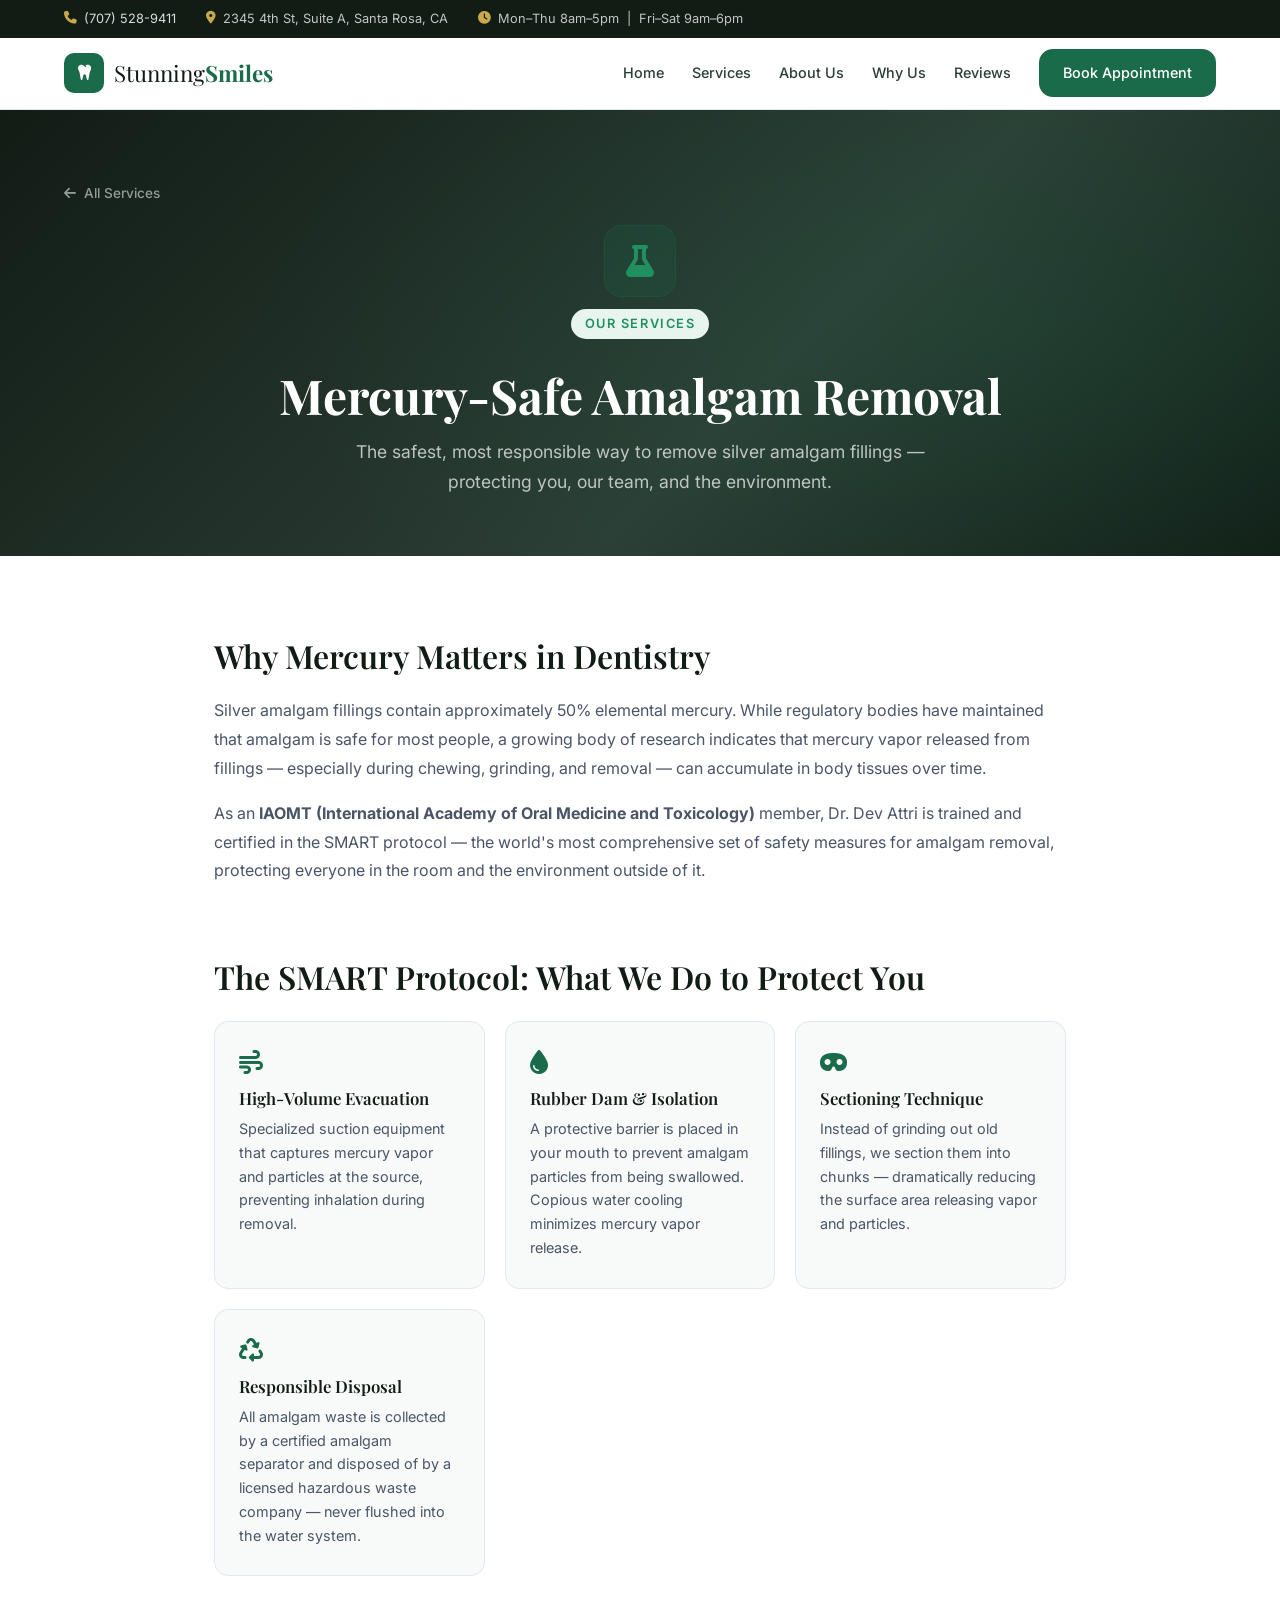
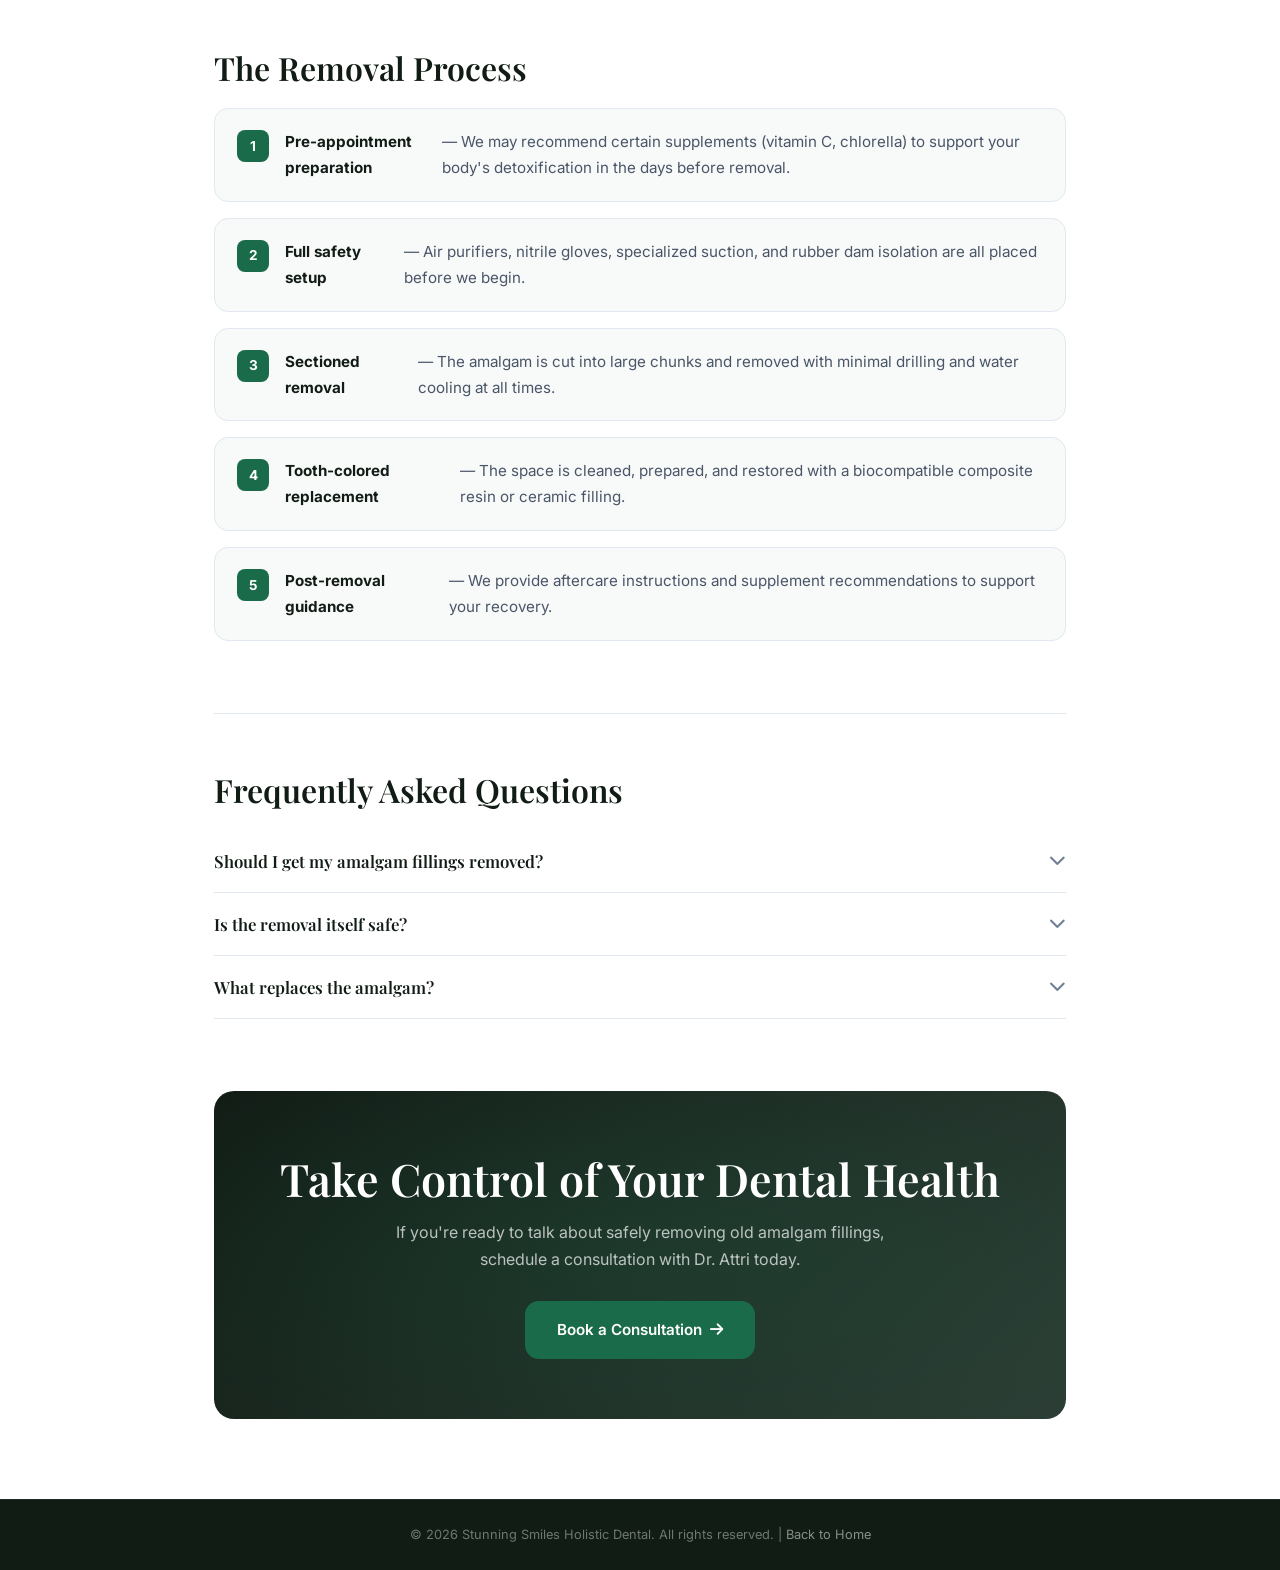
<file: services/mercury-safe-removal.html>
<!DOCTYPE html>
<html lang="en">
<head>
  <meta charset="UTF-8" />
  <meta name="viewport" content="width=device-width, initial-scale=1.0" />
  <title>Mercury-Safe Amalgam Removal | Stunning Smiles</title>
  <meta name="description" content="IAOMT-certified, SMART-protocol mercury-safe amalgam removal in Santa Rosa, CA. Protecting you, our team &amp; the environment &mdash; Stunning Smiles." />
  <link rel="canonical" href="https://aizunshawn-collab.github.io/stunningsmiles/services/mercury-safe-removal.html" />
  <meta property="og:type" content="website" />
  <meta property="og:site_name" content="Stunning Smiles" />
  <meta property="og:title" content="Mercury-Safe Amalgam Removal | Stunning Smiles" />
  <meta property="og:description" content="IAOMT-certified, SMART-protocol mercury-safe amalgam removal in Santa Rosa, CA." />
  <meta property="og:url" content="https://aizunshawn-collab.github.io/stunningsmiles/services/mercury-safe-removal.html" />
  <meta property="og:image" content="https://aizunshawn-collab.github.io/stunningsmiles/images/doctor.jpg" />
  <meta name="twitter:card" content="summary_large_image" />
  <meta name="twitter:title" content="Mercury-Safe Amalgam Removal | Stunning Smiles" />
  <meta name="twitter:description" content="IAOMT SMART-protocol mercury-safe amalgam removal in Santa Rosa, CA." />
  <link rel="preconnect" href="https://fonts.googleapis.com" />
  <link rel="preconnect" href="https://fonts.gstatic.com" crossorigin />
  <link href="https://fonts.googleapis.com/css2?family=Playfair+Display:wght@400;600;700&family=Inter:wght@300;400;500;600&display=swap" rel="stylesheet" />
  <link rel="stylesheet" href="https://cdnjs.cloudflare.com/ajax/libs/font-awesome/6.5.0/css/all.min.css" />
  <link rel="stylesheet" href="../style.css" />
  <link rel="stylesheet" href="../services.css" />
  <script type="application/ld+json">
  {
    "@context": "https://schema.org",
    "@type": "Service",
    "name": "Mercury-Safe Amalgam Removal",
    "serviceType": "Mercury-Safe Amalgam Removal (SMART Protocol)",
    "description": "IAOMT SMART-protocol mercury-safe amalgam filling removal in Santa Rosa, CA, protecting patients, staff and the environment.",
    "areaServed": { "@type": "City", "name": "Santa Rosa, CA" },
    "provider": {
      "@type": "Dentist",
      "name": "Stunning Smiles",
      "telephone": "+17075289411",
      "url": "https://aizunshawn-collab.github.io/stunningsmiles/",
      "address": {
        "@type": "PostalAddress",
        "streetAddress": "2345 4th St, Suite A",
        "addressLocality": "Santa Rosa",
        "addressRegion": "CA",
        "postalCode": "95404",
        "addressCountry": "US"
      }
    }
  }
  </script>
</head>
<body>
  <div class="topbar">
    <div class="topbar-inner">
      <span><i class="fas fa-phone"></i> <a href="tel:7075289411">(707) 528-9411</a></span>
      <span><i class="fas fa-map-marker-alt"></i> 2345 4th St, Suite A, Santa Rosa, CA</span>
      <span><i class="fas fa-clock"></i> Mon–Thu 8am–5pm &nbsp;|&nbsp; Fri–Sat 9am–6pm</span>
    </div>
  </div>
  <header class="navbar" id="navbar">
    <div class="nav-inner">
      <a class="logo" href="../index.html">
        <span class="logo-icon"><i class="fas fa-tooth"></i></span>
        <span class="logo-text">Stunning<strong>Smiles</strong></span>
      </a>
      <nav class="nav-links" id="navLinks">
        <a href="../index.html">Home</a>
        <a href="../index.html#services">Services</a>
        <a href="../index.html#about">About Us</a>
        <a href="../index.html#why">Why Us</a>
        <a href="../index.html#testimonials">Reviews</a>
        <a href="../index.html#contact" class="btn-nav">Book Appointment</a>
      </nav>
      <button class="hamburger" id="hamburger"><span></span><span></span><span></span></button>
    </div>
  </header>

  <section class="service-hero">
    <div class="service-hero-inner">
      <a href="../index.html#services" class="back-link"><i class="fas fa-arrow-left"></i> All Services</a>
      <div class="sh-icon"><i class="fas fa-flask"></i></div>
      <p class="section-label">Our Services</p>
      <h1>Mercury-Safe Amalgam Removal</h1>
      <p class="sh-sub">The safest, most responsible way to remove silver amalgam fillings — protecting you, our team, and the environment.</p>
    </div>
  </section>

  <main class="service-main container">

    <section class="sp-block">
      <h2>Why Mercury Matters in Dentistry</h2>
      <p>Silver amalgam fillings contain approximately 50% elemental mercury. While regulatory bodies have maintained that amalgam is safe for most people, a growing body of research indicates that mercury vapor released from fillings — especially during chewing, grinding, and removal — can accumulate in body tissues over time.</p>
      <p>As an <strong>IAOMT (International Academy of Oral Medicine and Toxicology)</strong> member, Dr. Dev Attri is trained and certified in the SMART protocol — the world's most comprehensive set of safety measures for amalgam removal, protecting everyone in the room and the environment outside of it.</p>
    </section>

    <section class="sp-block sp-highlight-grid">
      <h2>The SMART Protocol: What We Do to Protect You</h2>
      <div class="highlight-grid">
        <div class="hg-card"><i class="fas fa-wind"></i><h3>High-Volume Evacuation</h3><p>Specialized suction equipment that captures mercury vapor and particles at the source, preventing inhalation during removal.</p></div>
        <div class="hg-card"><i class="fas fa-tint"></i><h3>Rubber Dam &amp; Isolation</h3><p>A protective barrier is placed in your mouth to prevent amalgam particles from being swallowed. Copious water cooling minimizes mercury vapor release.</p></div>
        <div class="hg-card"><i class="fas fa-mask"></i><h3>Sectioning Technique</h3><p>Instead of grinding out old fillings, we section them into chunks — dramatically reducing the surface area releasing vapor and particles.</p></div>
        <div class="hg-card"><i class="fas fa-recycle"></i><h3>Responsible Disposal</h3><p>All amalgam waste is collected by a certified amalgam separator and disposed of by a licensed hazardous waste company — never flushed into the water system.</p></div>
      </div>
    </section>

    <section class="sp-block">
      <h2>The Removal Process</h2>
      <ol class="sp-steps">
        <li><strong>Pre-appointment preparation</strong> — We may recommend certain supplements (vitamin C, chlorella) to support your body's detoxification in the days before removal.</li>
        <li><strong>Full safety setup</strong> — Air purifiers, nitrile gloves, specialized suction, and rubber dam isolation are all placed before we begin.</li>
        <li><strong>Sectioned removal</strong> — The amalgam is cut into large chunks and removed with minimal drilling and water cooling at all times.</li>
        <li><strong>Tooth-colored replacement</strong> — The space is cleaned, prepared, and restored with a biocompatible composite resin or ceramic filling.</li>
        <li><strong>Post-removal guidance</strong> — We provide aftercare instructions and supplement recommendations to support your recovery.</li>
      </ol>
    </section>

    <section class="sp-block sp-faq">
      <h2>Frequently Asked Questions</h2>
      <div class="faq-item"><button class="faq-q">Should I get my amalgam fillings removed?<i class="fas fa-chevron-down"></i></button><div class="faq-a"><p>This is a personal decision. We don't recommend removing amalgam fillings that are intact and functioning well purely out of fear. However, if a filling is old, cracked, or needs to be replaced anyway, choosing a mercury-safe removal and a biocompatible replacement makes a lot of sense.</p></div></div>
      <div class="faq-item"><button class="faq-q">Is the removal itself safe?<i class="fas fa-chevron-down"></i></button><div class="faq-a"><p>Yes — when performed using the SMART protocol by a trained provider. More mercury exposure occurs during poor removal technique than during simply leaving the filling in place, which is why choosing the right provider is critical.</p></div></div>
      <div class="faq-item"><button class="faq-q">What replaces the amalgam?<i class="fas fa-chevron-down"></i></button><div class="faq-a"><p>We replace silver fillings with tooth-colored composite resin or ceramic inlays — beautiful, strong, mercury-free, and fully bonded to your natural tooth structure.</p></div></div>
    </section>

    <div class="sp-cta">
      <h2>Take Control of Your Dental Health</h2>
      <p>If you're ready to talk about safely removing old amalgam fillings, schedule a consultation with Dr. Attri today.</p>
      <a href="../index.html#contact" class="btn-primary">Book a Consultation <i class="fas fa-arrow-right"></i></a>
    </div>

  </main>

  <footer class="footer">
    <div class="footer-bottom"><p>&copy; 2026 Stunning Smiles Holistic Dental. All rights reserved. | <a href="../index.html">Back to Home</a></p></div>
  </footer>
  <script src="../script.js"></script>
</body>
</html>
</file>
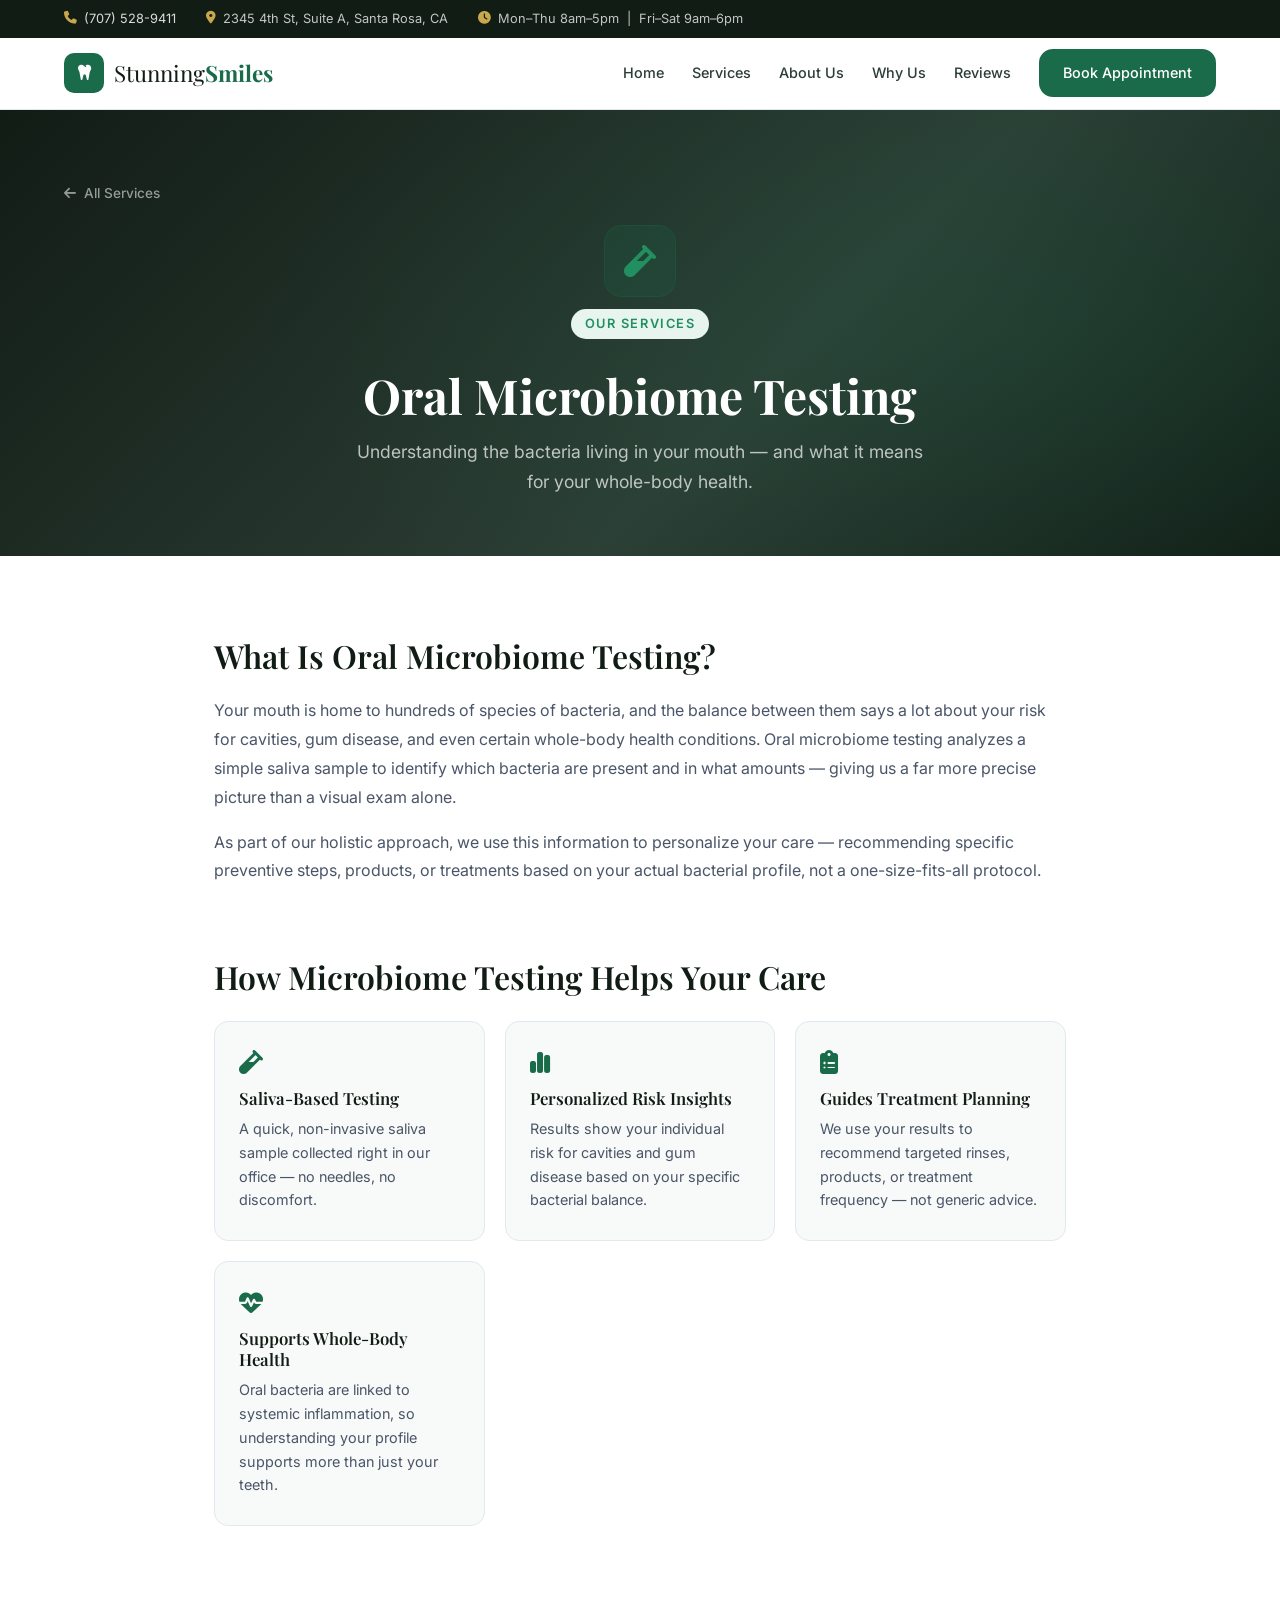
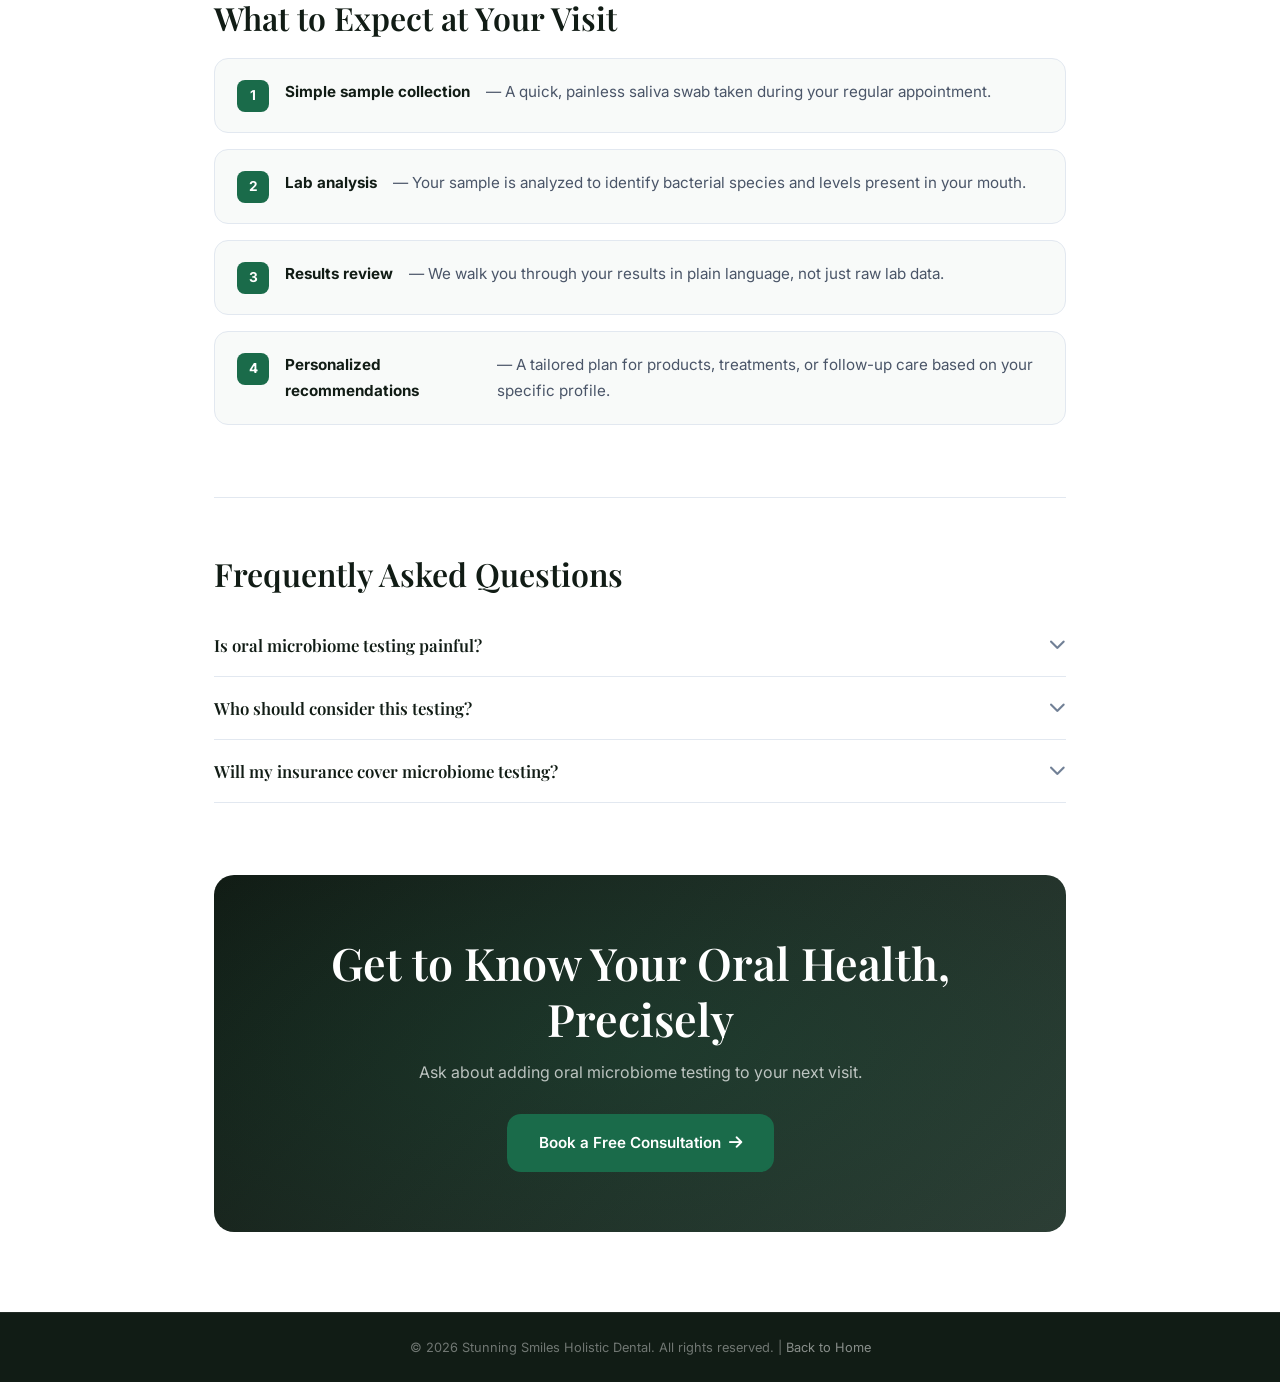
<file: services/oral-microbiome-testing.html>
<!DOCTYPE html>
<html lang="en">
<head>
  <meta charset="UTF-8" />
  <meta name="viewport" content="width=device-width, initial-scale=1.0" />
  <title>Oral Microbiome Testing | Stunning Smiles</title>
  <meta name="description" content="Oral microbiome testing in Santa Rosa, CA &mdash; understand the bacteria in your mouth and how it shapes your personalized care plan at Stunning Smiles." />
  <link rel="canonical" href="https://aizunshawn-collab.github.io/stunningsmiles/services/oral-microbiome-testing.html" />
  <meta property="og:type" content="website" />
  <meta property="og:site_name" content="Stunning Smiles" />
  <meta property="og:title" content="Oral Microbiome Testing | Stunning Smiles" />
  <meta property="og:description" content="Oral microbiome testing in Santa Rosa, CA &mdash; understand the bacteria in your mouth and how it shapes your personalized care plan." />
  <meta property="og:url" content="https://aizunshawn-collab.github.io/stunningsmiles/services/oral-microbiome-testing.html" />
  <meta property="og:image" content="https://aizunshawn-collab.github.io/stunningsmiles/images/doctor.jpg" />
  <meta name="twitter:card" content="summary_large_image" />
  <meta name="twitter:title" content="Oral Microbiome Testing | Stunning Smiles" />
  <meta name="twitter:description" content="Oral microbiome testing in Santa Rosa, CA." />
  <link rel="preconnect" href="https://fonts.googleapis.com" />
  <link rel="preconnect" href="https://fonts.gstatic.com" crossorigin />
  <link href="https://fonts.googleapis.com/css2?family=Playfair+Display:wght@400;600;700&family=Inter:wght@300;400;500;600&display=swap" rel="stylesheet" />
  <link rel="stylesheet" href="https://cdnjs.cloudflare.com/ajax/libs/font-awesome/6.5.0/css/all.min.css" />
  <link rel="stylesheet" href="../style.css" />
  <link rel="stylesheet" href="../services.css" />
  <script type="application/ld+json">
  {
    "@context": "https://schema.org",
    "@type": "Service",
    "name": "Oral Microbiome Testing",
    "serviceType": "Oral Microbiome Testing",
    "description": "Saliva-based oral microbiome testing in Santa Rosa, CA that informs personalized, whole-body dental care plans.",
    "areaServed": { "@type": "City", "name": "Santa Rosa, CA" },
    "provider": {
      "@type": "Dentist",
      "name": "Stunning Smiles",
      "telephone": "+17075289411",
      "url": "https://aizunshawn-collab.github.io/stunningsmiles/",
      "address": {
        "@type": "PostalAddress",
        "streetAddress": "2345 4th St, Suite A",
        "addressLocality": "Santa Rosa",
        "addressRegion": "CA",
        "postalCode": "95404",
        "addressCountry": "US"
      }
    }
  }
  </script>
</head>
<body>
  <div class="topbar">
    <div class="topbar-inner">
      <span><i class="fas fa-phone"></i> <a href="tel:7075289411">(707) 528-9411</a></span>
      <span><i class="fas fa-map-marker-alt"></i> 2345 4th St, Suite A, Santa Rosa, CA</span>
      <span><i class="fas fa-clock"></i> Mon–Thu 8am–5pm &nbsp;|&nbsp; Fri–Sat 9am–6pm</span>
    </div>
  </div>
  <header class="navbar" id="navbar">
    <div class="nav-inner">
      <a class="logo" href="../index.html">
        <span class="logo-icon"><i class="fas fa-tooth"></i></span>
        <span class="logo-text">Stunning<strong>Smiles</strong></span>
      </a>
      <nav class="nav-links" id="navLinks">
        <a href="../index.html">Home</a>
        <a href="../index.html#services">Services</a>
        <a href="../index.html#about">About Us</a>
        <a href="../index.html#why">Why Us</a>
        <a href="../index.html#testimonials">Reviews</a>
        <a href="../index.html#contact" class="btn-nav">Book Appointment</a>
      </nav>
      <button class="hamburger" id="hamburger"><span></span><span></span><span></span></button>
    </div>
  </header>

  <section class="service-hero">
    <div class="service-hero-inner">
      <a href="../index.html#services" class="back-link"><i class="fas fa-arrow-left"></i> All Services</a>
      <div class="sh-icon"><i class="fas fa-vial"></i></div>
      <p class="section-label">Our Services</p>
      <h1>Oral Microbiome Testing</h1>
      <p class="sh-sub">Understanding the bacteria living in your mouth — and what it means for your whole-body health.</p>
    </div>
  </section>

  <main class="service-main container">

    <section class="sp-block">
      <h2>What Is Oral Microbiome Testing?</h2>
      <p>Your mouth is home to hundreds of species of bacteria, and the balance between them says a lot about your risk for cavities, gum disease, and even certain whole-body health conditions. Oral microbiome testing analyzes a simple saliva sample to identify which bacteria are present and in what amounts — giving us a far more precise picture than a visual exam alone.</p>
      <p>As part of our holistic approach, we use this information to personalize your care — recommending specific preventive steps, products, or treatments based on your actual bacterial profile, not a one-size-fits-all protocol.</p>
    </section>

    <section class="sp-block sp-highlight-grid">
      <h2>How Microbiome Testing Helps Your Care</h2>
      <div class="highlight-grid">
        <div class="hg-card"><i class="fas fa-vial"></i><h3>Saliva-Based Testing</h3><p>A quick, non-invasive saliva sample collected right in our office — no needles, no discomfort.</p></div>
        <div class="hg-card"><i class="fas fa-chart-simple"></i><h3>Personalized Risk Insights</h3><p>Results show your individual risk for cavities and gum disease based on your specific bacterial balance.</p></div>
        <div class="hg-card"><i class="fas fa-clipboard-list"></i><h3>Guides Treatment Planning</h3><p>We use your results to recommend targeted rinses, products, or treatment frequency — not generic advice.</p></div>
        <div class="hg-card"><i class="fas fa-heartbeat"></i><h3>Supports Whole-Body Health</h3><p>Oral bacteria are linked to systemic inflammation, so understanding your profile supports more than just your teeth.</p></div>
      </div>
    </section>

    <section class="sp-block">
      <h2>What to Expect at Your Visit</h2>
      <ol class="sp-steps">
        <li><strong>Simple sample collection</strong> — A quick, painless saliva swab taken during your regular appointment.</li>
        <li><strong>Lab analysis</strong> — Your sample is analyzed to identify bacterial species and levels present in your mouth.</li>
        <li><strong>Results review</strong> — We walk you through your results in plain language, not just raw lab data.</li>
        <li><strong>Personalized recommendations</strong> — A tailored plan for products, treatments, or follow-up care based on your specific profile.</li>
      </ol>
    </section>

    <section class="sp-block sp-faq">
      <h2>Frequently Asked Questions</h2>
      <div class="faq-item"><button class="faq-q">Is oral microbiome testing painful?<i class="fas fa-chevron-down"></i></button><div class="faq-a"><p>Not at all. It's a simple saliva sample — no needles, no discomfort, and it adds just a few minutes to your visit.</p></div></div>
      <div class="faq-item"><button class="faq-q">Who should consider this testing?<i class="fas fa-chevron-down"></i></button><div class="faq-a"><p>It's especially useful for patients with a history of frequent cavities, gum disease, or those simply wanting a more personalized, data-driven approach to their oral health.</p></div></div>
      <div class="faq-item"><button class="faq-q">Will my insurance cover microbiome testing?<i class="fas fa-chevron-down"></i></button><div class="faq-a"><p>Coverage varies by plan. Our team will review your benefits with you and explain any out-of-pocket cost before testing.</p></div></div>
    </section>

    <div class="sp-cta">
      <h2>Get to Know Your Oral Health, Precisely</h2>
      <p>Ask about adding oral microbiome testing to your next visit.</p>
      <a href="../index.html#contact" class="btn-primary">Book a Free Consultation <i class="fas fa-arrow-right"></i></a>
    </div>

  </main>

  <footer class="footer">
    <div class="footer-bottom"><p>&copy; 2026 Stunning Smiles Holistic Dental. All rights reserved. | <a href="../index.html">Back to Home</a></p></div>
  </footer>
  <script src="../script.js"></script>
</body>
</html>
</file>
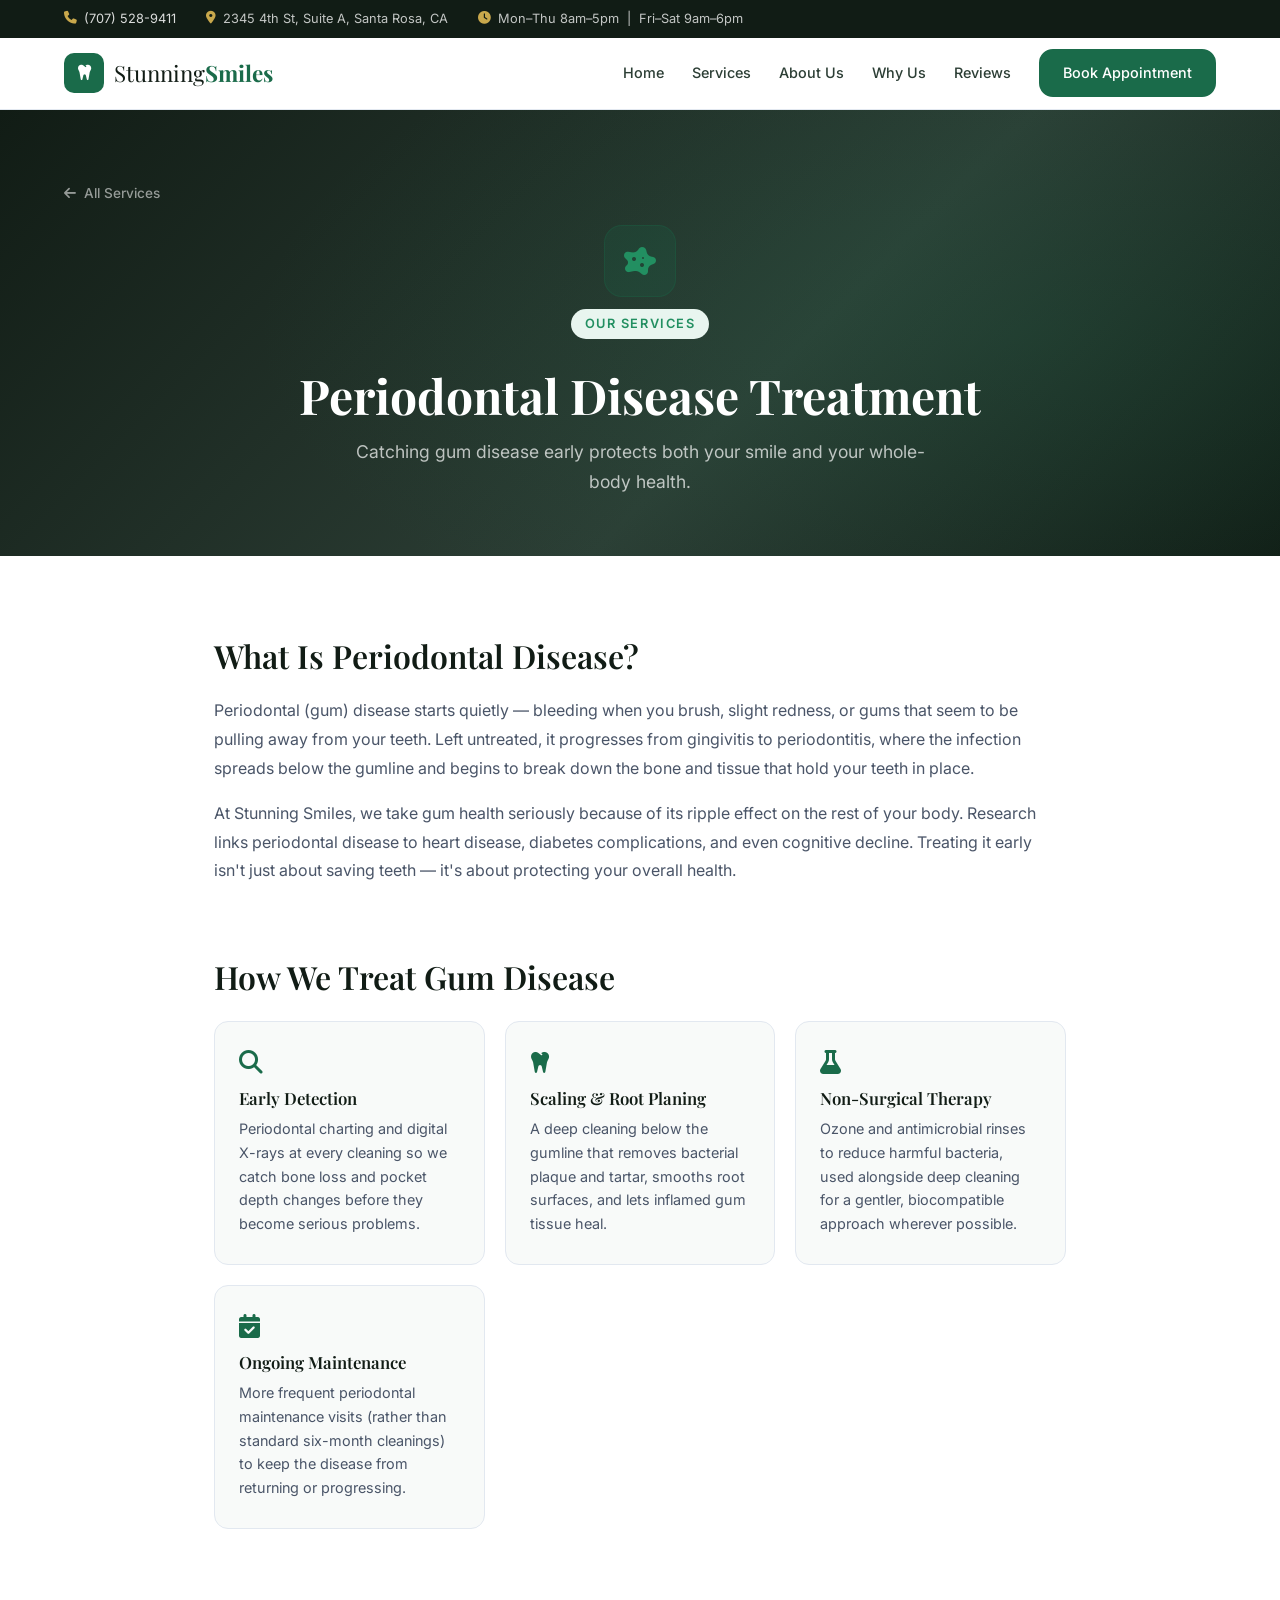
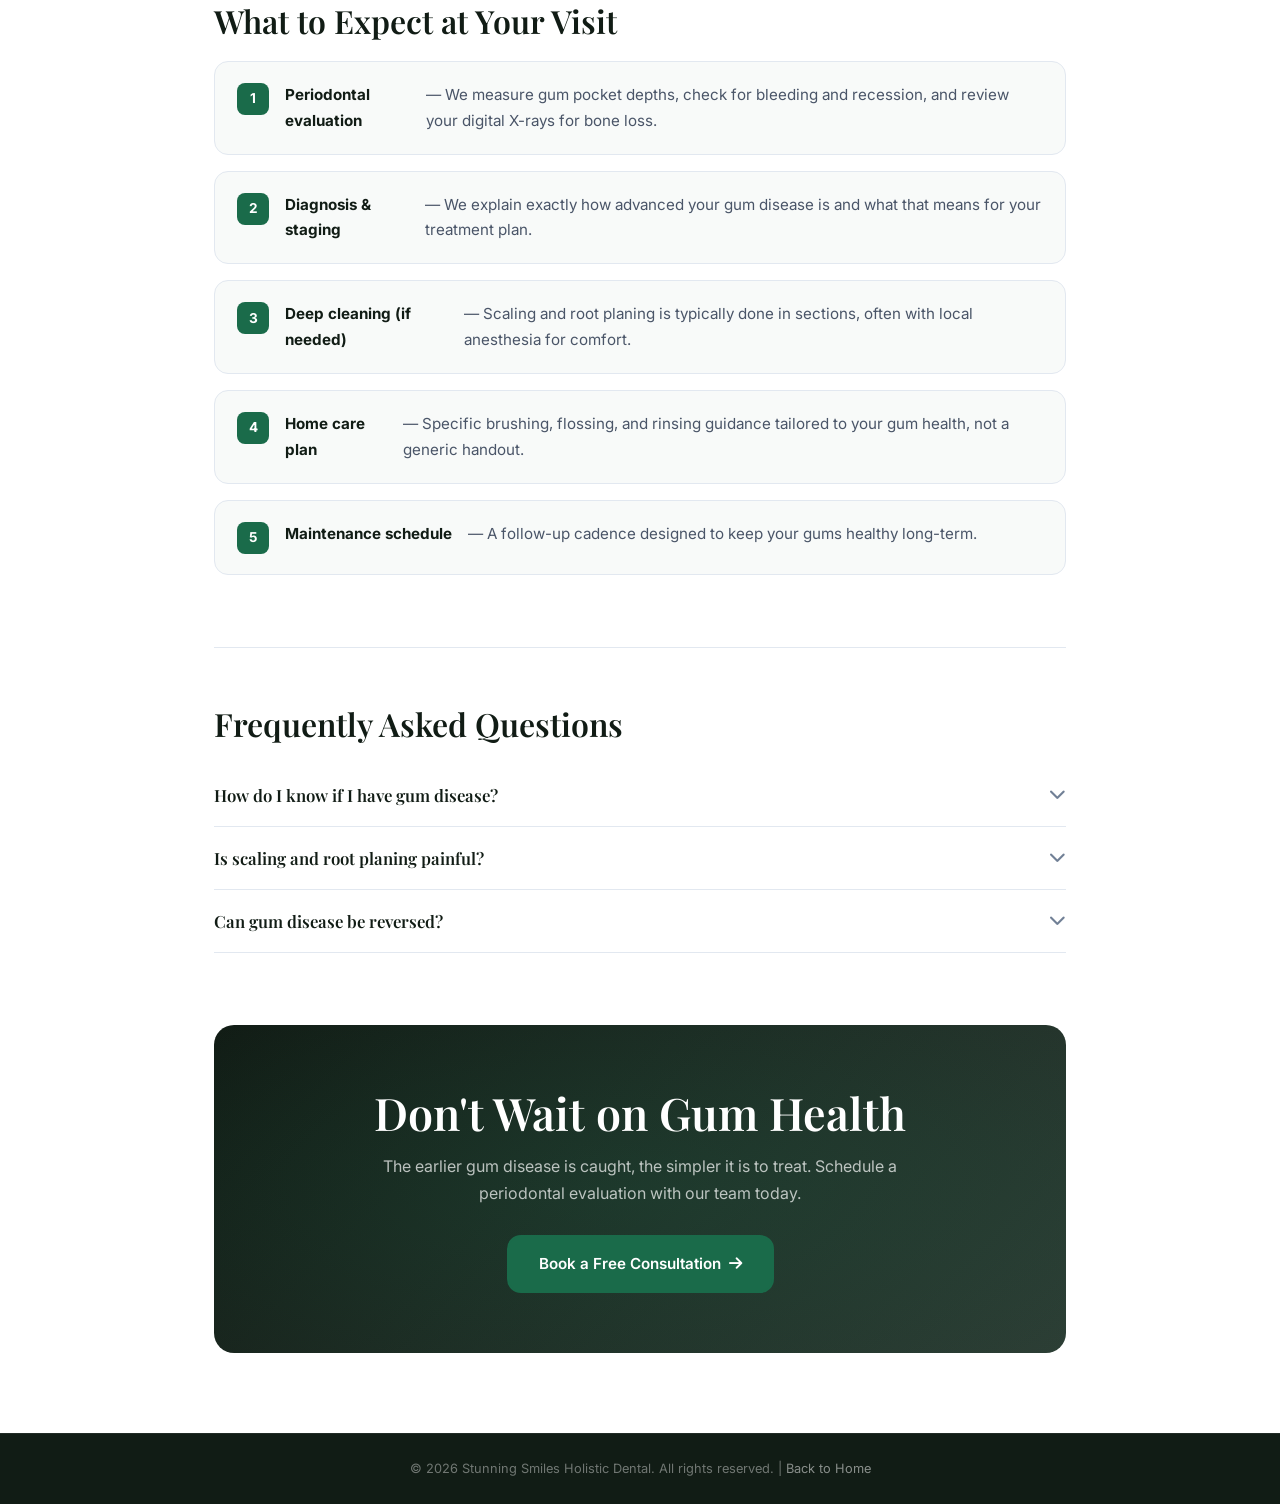
<file: services/periodontal-disease.html>
<!DOCTYPE html>
<html lang="en">
<head>
  <meta charset="UTF-8" />
  <meta name="viewport" content="width=device-width, initial-scale=1.0" />
  <title>Periodontal Disease Treatment | Stunning Smiles</title>
  <meta name="description" content="Periodontal (gum) disease treatment in Santa Rosa, CA &mdash; from deep cleaning to advanced therapy, protecting your gums and whole-body health at Stunning Smiles." />
  <link rel="canonical" href="https://aizunshawn-collab.github.io/stunningsmiles/services/periodontal-disease.html" />
  <meta property="og:type" content="website" />
  <meta property="og:site_name" content="Stunning Smiles" />
  <meta property="og:title" content="Periodontal Disease Treatment | Stunning Smiles" />
  <meta property="og:description" content="Periodontal (gum) disease treatment in Santa Rosa, CA &mdash; from deep cleaning to advanced therapy, protecting your gums and whole-body health." />
  <meta property="og:url" content="https://aizunshawn-collab.github.io/stunningsmiles/services/periodontal-disease.html" />
  <meta property="og:image" content="https://aizunshawn-collab.github.io/stunningsmiles/images/doctor.jpg" />
  <meta name="twitter:card" content="summary_large_image" />
  <meta name="twitter:title" content="Periodontal Disease Treatment | Stunning Smiles" />
  <meta name="twitter:description" content="Periodontal (gum) disease treatment in Santa Rosa, CA." />
  <link rel="preconnect" href="https://fonts.googleapis.com" />
  <link rel="preconnect" href="https://fonts.gstatic.com" crossorigin />
  <link href="https://fonts.googleapis.com/css2?family=Playfair+Display:wght@400;600;700&family=Inter:wght@300;400;500;600&display=swap" rel="stylesheet" />
  <link rel="stylesheet" href="https://cdnjs.cloudflare.com/ajax/libs/font-awesome/6.5.0/css/all.min.css" />
  <link rel="stylesheet" href="../style.css" />
  <link rel="stylesheet" href="../services.css" />
  <script type="application/ld+json">
  {
    "@context": "https://schema.org",
    "@type": "Service",
    "name": "Periodontal Disease Treatment",
    "serviceType": "Periodontal (Gum) Disease Treatment",
    "description": "Periodontal disease treatment in Santa Rosa, CA, ranging from deep cleaning to advanced periodontal therapy.",
    "areaServed": { "@type": "City", "name": "Santa Rosa, CA" },
    "provider": {
      "@type": "Dentist",
      "name": "Stunning Smiles",
      "telephone": "+17075289411",
      "url": "https://aizunshawn-collab.github.io/stunningsmiles/",
      "address": {
        "@type": "PostalAddress",
        "streetAddress": "2345 4th St, Suite A",
        "addressLocality": "Santa Rosa",
        "addressRegion": "CA",
        "postalCode": "95404",
        "addressCountry": "US"
      }
    }
  }
  </script>
</head>
<body>
  <div class="topbar">
    <div class="topbar-inner">
      <span><i class="fas fa-phone"></i> <a href="tel:7075289411">(707) 528-9411</a></span>
      <span><i class="fas fa-map-marker-alt"></i> 2345 4th St, Suite A, Santa Rosa, CA</span>
      <span><i class="fas fa-clock"></i> Mon–Thu 8am–5pm &nbsp;|&nbsp; Fri–Sat 9am–6pm</span>
    </div>
  </div>
  <header class="navbar" id="navbar">
    <div class="nav-inner">
      <a class="logo" href="../index.html">
        <span class="logo-icon"><i class="fas fa-tooth"></i></span>
        <span class="logo-text">Stunning<strong>Smiles</strong></span>
      </a>
      <nav class="nav-links" id="navLinks">
        <a href="../index.html">Home</a>
        <a href="../index.html#services">Services</a>
        <a href="../index.html#about">About Us</a>
        <a href="../index.html#why">Why Us</a>
        <a href="../index.html#testimonials">Reviews</a>
        <a href="../index.html#contact" class="btn-nav">Book Appointment</a>
      </nav>
      <button class="hamburger" id="hamburger"><span></span><span></span><span></span></button>
    </div>
  </header>

  <section class="service-hero">
    <div class="service-hero-inner">
      <a href="../index.html#services" class="back-link"><i class="fas fa-arrow-left"></i> All Services</a>
      <div class="sh-icon"><i class="fas fa-disease"></i></div>
      <p class="section-label">Our Services</p>
      <h1>Periodontal Disease Treatment</h1>
      <p class="sh-sub">Catching gum disease early protects both your smile and your whole-body health.</p>
    </div>
  </section>

  <main class="service-main container">

    <section class="sp-block">
      <h2>What Is Periodontal Disease?</h2>
      <p>Periodontal (gum) disease starts quietly — bleeding when you brush, slight redness, or gums that seem to be pulling away from your teeth. Left untreated, it progresses from gingivitis to periodontitis, where the infection spreads below the gumline and begins to break down the bone and tissue that hold your teeth in place.</p>
      <p>At Stunning Smiles, we take gum health seriously because of its ripple effect on the rest of your body. Research links periodontal disease to heart disease, diabetes complications, and even cognitive decline. Treating it early isn't just about saving teeth — it's about protecting your overall health.</p>
    </section>

    <section class="sp-block sp-highlight-grid">
      <h2>How We Treat Gum Disease</h2>
      <div class="highlight-grid">
        <div class="hg-card"><i class="fas fa-magnifying-glass"></i><h3>Early Detection</h3><p>Periodontal charting and digital X-rays at every cleaning so we catch bone loss and pocket depth changes before they become serious problems.</p></div>
        <div class="hg-card"><i class="fas fa-tooth"></i><h3>Scaling &amp; Root Planing</h3><p>A deep cleaning below the gumline that removes bacterial plaque and tartar, smooths root surfaces, and lets inflamed gum tissue heal.</p></div>
        <div class="hg-card"><i class="fas fa-flask"></i><h3>Non-Surgical Therapy</h3><p>Ozone and antimicrobial rinses to reduce harmful bacteria, used alongside deep cleaning for a gentler, biocompatible approach wherever possible.</p></div>
        <div class="hg-card"><i class="fas fa-calendar-check"></i><h3>Ongoing Maintenance</h3><p>More frequent periodontal maintenance visits (rather than standard six-month cleanings) to keep the disease from returning or progressing.</p></div>
      </div>
    </section>

    <section class="sp-block">
      <h2>What to Expect at Your Visit</h2>
      <ol class="sp-steps">
        <li><strong>Periodontal evaluation</strong> — We measure gum pocket depths, check for bleeding and recession, and review your digital X-rays for bone loss.</li>
        <li><strong>Diagnosis &amp; staging</strong> — We explain exactly how advanced your gum disease is and what that means for your treatment plan.</li>
        <li><strong>Deep cleaning (if needed)</strong> — Scaling and root planing is typically done in sections, often with local anesthesia for comfort.</li>
        <li><strong>Home care plan</strong> — Specific brushing, flossing, and rinsing guidance tailored to your gum health, not a generic handout.</li>
        <li><strong>Maintenance schedule</strong> — A follow-up cadence designed to keep your gums healthy long-term.</li>
      </ol>
    </section>

    <section class="sp-block sp-faq">
      <h2>Frequently Asked Questions</h2>
      <div class="faq-item"><button class="faq-q">How do I know if I have gum disease?<i class="fas fa-chevron-down"></i></button><div class="faq-a"><p>Common signs include bleeding when you brush or floss, persistent bad breath, gums that look red or swollen, and teeth that feel loose or look longer than before. Many people have no pain at all in the early stages, which is why regular checkups matter.</p></div></div>
      <div class="faq-item"><button class="faq-q">Is scaling and root planing painful?<i class="fas fa-chevron-down"></i></button><div class="faq-a"><p>We numb the treatment area beforehand, so most patients feel pressure rather than pain. Some mild sensitivity afterward is normal and typically resolves within a few days.</p></div></div>
      <div class="faq-item"><button class="faq-q">Can gum disease be reversed?<i class="fas fa-chevron-down"></i></button><div class="faq-a"><p>Early-stage gingivitis is often fully reversible with professional cleaning and better home care. More advanced periodontitis can't be completely reversed, but it can be stopped and managed so it doesn't progress further.</p></div></div>
    </section>

    <div class="sp-cta">
      <h2>Don't Wait on Gum Health</h2>
      <p>The earlier gum disease is caught, the simpler it is to treat. Schedule a periodontal evaluation with our team today.</p>
      <a href="../index.html#contact" class="btn-primary">Book a Free Consultation <i class="fas fa-arrow-right"></i></a>
    </div>

  </main>

  <footer class="footer">
    <div class="footer-bottom"><p>&copy; 2026 Stunning Smiles Holistic Dental. All rights reserved. | <a href="../index.html">Back to Home</a></p></div>
  </footer>
  <script src="../script.js"></script>
</body>
</html>
</file>
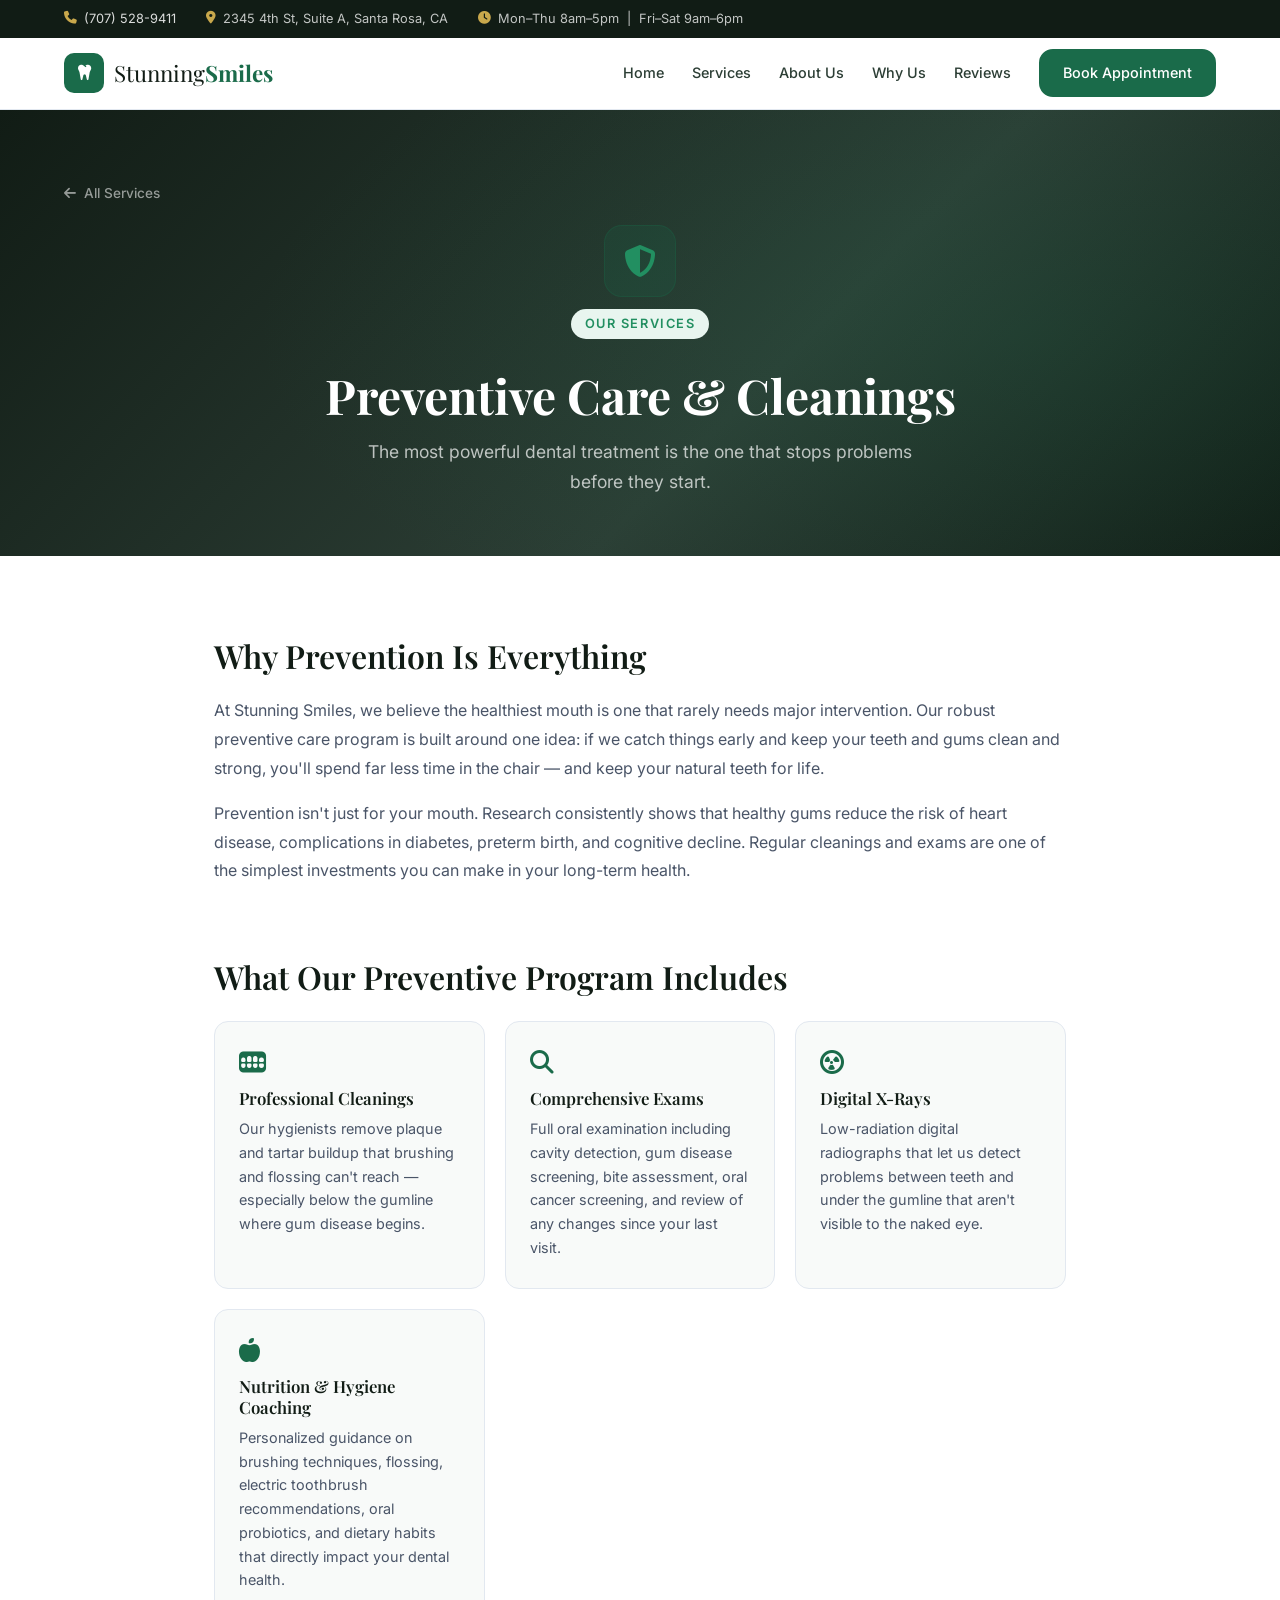
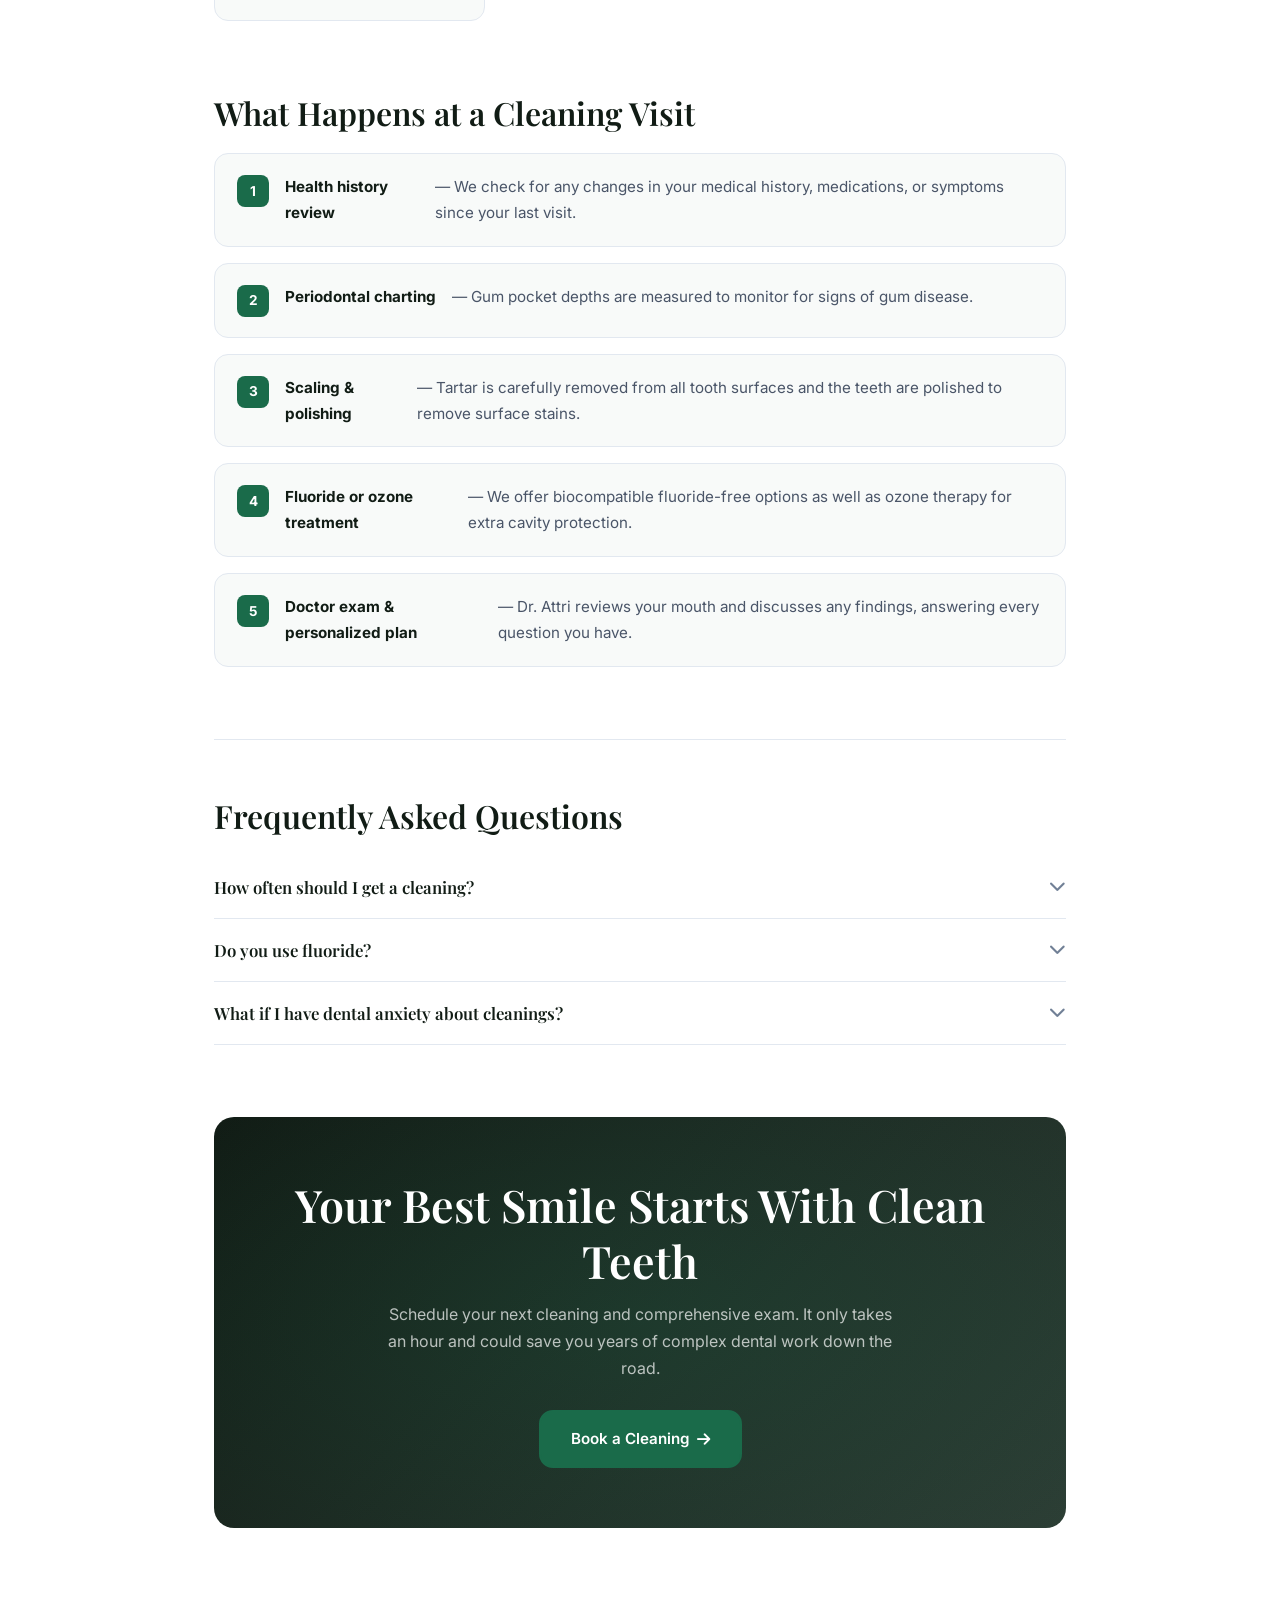
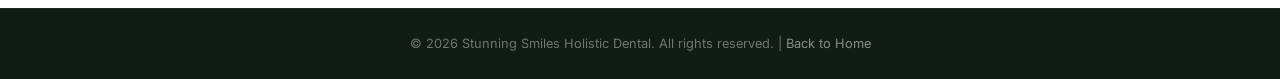
<file: services/preventive-cleanings.html>
<!DOCTYPE html>
<html lang="en">
<head>
  <meta charset="UTF-8" />
  <meta name="viewport" content="width=device-width, initial-scale=1.0" />
  <title>Preventive Care &amp; Cleanings | Stunning Smiles</title>
  <meta name="description" content="Preventive dental cleanings &amp; checkups in Santa Rosa, CA that protect your whole-body health, from Stunning Smiles." />
  <link rel="canonical" href="https://aizunshawn-collab.github.io/stunningsmiles/services/preventive-cleanings.html" />
  <meta property="og:type" content="website" />
  <meta property="og:site_name" content="Stunning Smiles" />
  <meta property="og:title" content="Preventive Care &amp; Cleanings | Stunning Smiles" />
  <meta property="og:description" content="Preventive dental cleanings &amp; checkups in Santa Rosa, CA that protect your whole-body health." />
  <meta property="og:url" content="https://aizunshawn-collab.github.io/stunningsmiles/services/preventive-cleanings.html" />
  <meta property="og:image" content="https://aizunshawn-collab.github.io/stunningsmiles/images/doctor.jpg" />
  <meta name="twitter:card" content="summary_large_image" />
  <meta name="twitter:title" content="Preventive Care &amp; Cleanings | Stunning Smiles" />
  <meta name="twitter:description" content="Preventive dental cleanings &amp; checkups in Santa Rosa, CA." />
  <link rel="preconnect" href="https://fonts.googleapis.com" />
  <link rel="preconnect" href="https://fonts.gstatic.com" crossorigin />
  <link href="https://fonts.googleapis.com/css2?family=Playfair+Display:wght@400;600;700&family=Inter:wght@300;400;500;600&display=swap" rel="stylesheet" />
  <link rel="stylesheet" href="https://cdnjs.cloudflare.com/ajax/libs/font-awesome/6.5.0/css/all.min.css" />
  <link rel="stylesheet" href="../style.css" />
  <link rel="stylesheet" href="../services.css" />
  <script type="application/ld+json">
  {
    "@context": "https://schema.org",
    "@type": "Service",
    "name": "Preventive Care & Cleanings",
    "serviceType": "Preventive Dental Care & Cleanings",
    "description": "Preventive dental cleanings, exams and personalized hygiene programs in Santa Rosa, CA.",
    "areaServed": { "@type": "City", "name": "Santa Rosa, CA" },
    "provider": {
      "@type": "Dentist",
      "name": "Stunning Smiles",
      "telephone": "+17075289411",
      "url": "https://aizunshawn-collab.github.io/stunningsmiles/",
      "address": {
        "@type": "PostalAddress",
        "streetAddress": "2345 4th St, Suite A",
        "addressLocality": "Santa Rosa",
        "addressRegion": "CA",
        "postalCode": "95404",
        "addressCountry": "US"
      }
    }
  }
  </script>
</head>
<body>
  <div class="topbar">
    <div class="topbar-inner">
      <span><i class="fas fa-phone"></i> <a href="tel:7075289411">(707) 528-9411</a></span>
      <span><i class="fas fa-map-marker-alt"></i> 2345 4th St, Suite A, Santa Rosa, CA</span>
      <span><i class="fas fa-clock"></i> Mon–Thu 8am–5pm &nbsp;|&nbsp; Fri–Sat 9am–6pm</span>
    </div>
  </div>
  <header class="navbar" id="navbar">
    <div class="nav-inner">
      <a class="logo" href="../index.html">
        <span class="logo-icon"><i class="fas fa-tooth"></i></span>
        <span class="logo-text">Stunning<strong>Smiles</strong></span>
      </a>
      <nav class="nav-links" id="navLinks">
        <a href="../index.html">Home</a>
        <a href="../index.html#services">Services</a>
        <a href="../index.html#about">About Us</a>
        <a href="../index.html#why">Why Us</a>
        <a href="../index.html#testimonials">Reviews</a>
        <a href="../index.html#contact" class="btn-nav">Book Appointment</a>
      </nav>
      <button class="hamburger" id="hamburger"><span></span><span></span><span></span></button>
    </div>
  </header>

  <section class="service-hero">
    <div class="service-hero-inner">
      <a href="../index.html#services" class="back-link"><i class="fas fa-arrow-left"></i> All Services</a>
      <div class="sh-icon"><i class="fas fa-shield-alt"></i></div>
      <p class="section-label">Our Services</p>
      <h1>Preventive Care &amp; Cleanings</h1>
      <p class="sh-sub">The most powerful dental treatment is the one that stops problems before they start.</p>
    </div>
  </section>

  <main class="service-main container">

    <section class="sp-block">
      <h2>Why Prevention Is Everything</h2>
      <p>At Stunning Smiles, we believe the healthiest mouth is one that rarely needs major intervention. Our robust preventive care program is built around one idea: if we catch things early and keep your teeth and gums clean and strong, you'll spend far less time in the chair — and keep your natural teeth for life.</p>
      <p>Prevention isn't just for your mouth. Research consistently shows that healthy gums reduce the risk of heart disease, complications in diabetes, preterm birth, and cognitive decline. Regular cleanings and exams are one of the simplest investments you can make in your long-term health.</p>
    </section>

    <section class="sp-block sp-highlight-grid">
      <h2>What Our Preventive Program Includes</h2>
      <div class="highlight-grid">
        <div class="hg-card"><i class="fas fa-teeth"></i><h3>Professional Cleanings</h3><p>Our hygienists remove plaque and tartar buildup that brushing and flossing can't reach — especially below the gumline where gum disease begins.</p></div>
        <div class="hg-card"><i class="fas fa-search"></i><h3>Comprehensive Exams</h3><p>Full oral examination including cavity detection, gum disease screening, bite assessment, oral cancer screening, and review of any changes since your last visit.</p></div>
        <div class="hg-card"><i class="fas fa-radiation-alt"></i><h3>Digital X-Rays</h3><p>Low-radiation digital radiographs that let us detect problems between teeth and under the gumline that aren't visible to the naked eye.</p></div>
        <div class="hg-card"><i class="fas fa-apple-alt"></i><h3>Nutrition &amp; Hygiene Coaching</h3><p>Personalized guidance on brushing techniques, flossing, electric toothbrush recommendations, oral probiotics, and dietary habits that directly impact your dental health.</p></div>
      </div>
    </section>

    <section class="sp-block">
      <h2>What Happens at a Cleaning Visit</h2>
      <ol class="sp-steps">
        <li><strong>Health history review</strong> — We check for any changes in your medical history, medications, or symptoms since your last visit.</li>
        <li><strong>Periodontal charting</strong> — Gum pocket depths are measured to monitor for signs of gum disease.</li>
        <li><strong>Scaling &amp; polishing</strong> — Tartar is carefully removed from all tooth surfaces and the teeth are polished to remove surface stains.</li>
        <li><strong>Fluoride or ozone treatment</strong> — We offer biocompatible fluoride-free options as well as ozone therapy for extra cavity protection.</li>
        <li><strong>Doctor exam &amp; personalized plan</strong> — Dr. Attri reviews your mouth and discusses any findings, answering every question you have.</li>
      </ol>
    </section>

    <section class="sp-block sp-faq">
      <h2>Frequently Asked Questions</h2>
      <div class="faq-item"><button class="faq-q">How often should I get a cleaning?<i class="fas fa-chevron-down"></i></button><div class="faq-a"><p>Most people benefit from cleanings every 6 months. If you have a history of gum disease or are at higher risk, we may recommend every 3–4 months for a deeper periodontal maintenance visit.</p></div></div>
      <div class="faq-item"><button class="faq-q">Do you use fluoride?<i class="fas fa-chevron-down"></i></button><div class="faq-a"><p>We respect patient preferences. We offer both traditional fluoride treatments and fluoride-free alternatives such as nano-hydroxyapatite and ozone therapy, which are equally effective and biocompatible.</p></div></div>
      <div class="faq-item"><button class="faq-q">What if I have dental anxiety about cleanings?<i class="fas fa-chevron-down"></i></button><div class="faq-a"><p>Many people feel anxious about the sounds, sensations, or potential pain of a cleaning. We move at your pace, explain every step, and are happy to use topical numbing or take breaks whenever you need them.</p></div></div>
    </section>

    <div class="sp-cta">
      <h2>Your Best Smile Starts With Clean Teeth</h2>
      <p>Schedule your next cleaning and comprehensive exam. It only takes an hour and could save you years of complex dental work down the road.</p>
      <a href="../index.html#contact" class="btn-primary">Book a Cleaning <i class="fas fa-arrow-right"></i></a>
    </div>

  </main>

  <footer class="footer">
    <div class="footer-bottom"><p>&copy; 2026 Stunning Smiles Holistic Dental. All rights reserved. | <a href="../index.html">Back to Home</a></p></div>
  </footer>
  <script src="../script.js"></script>
</body>
</html>
</file>
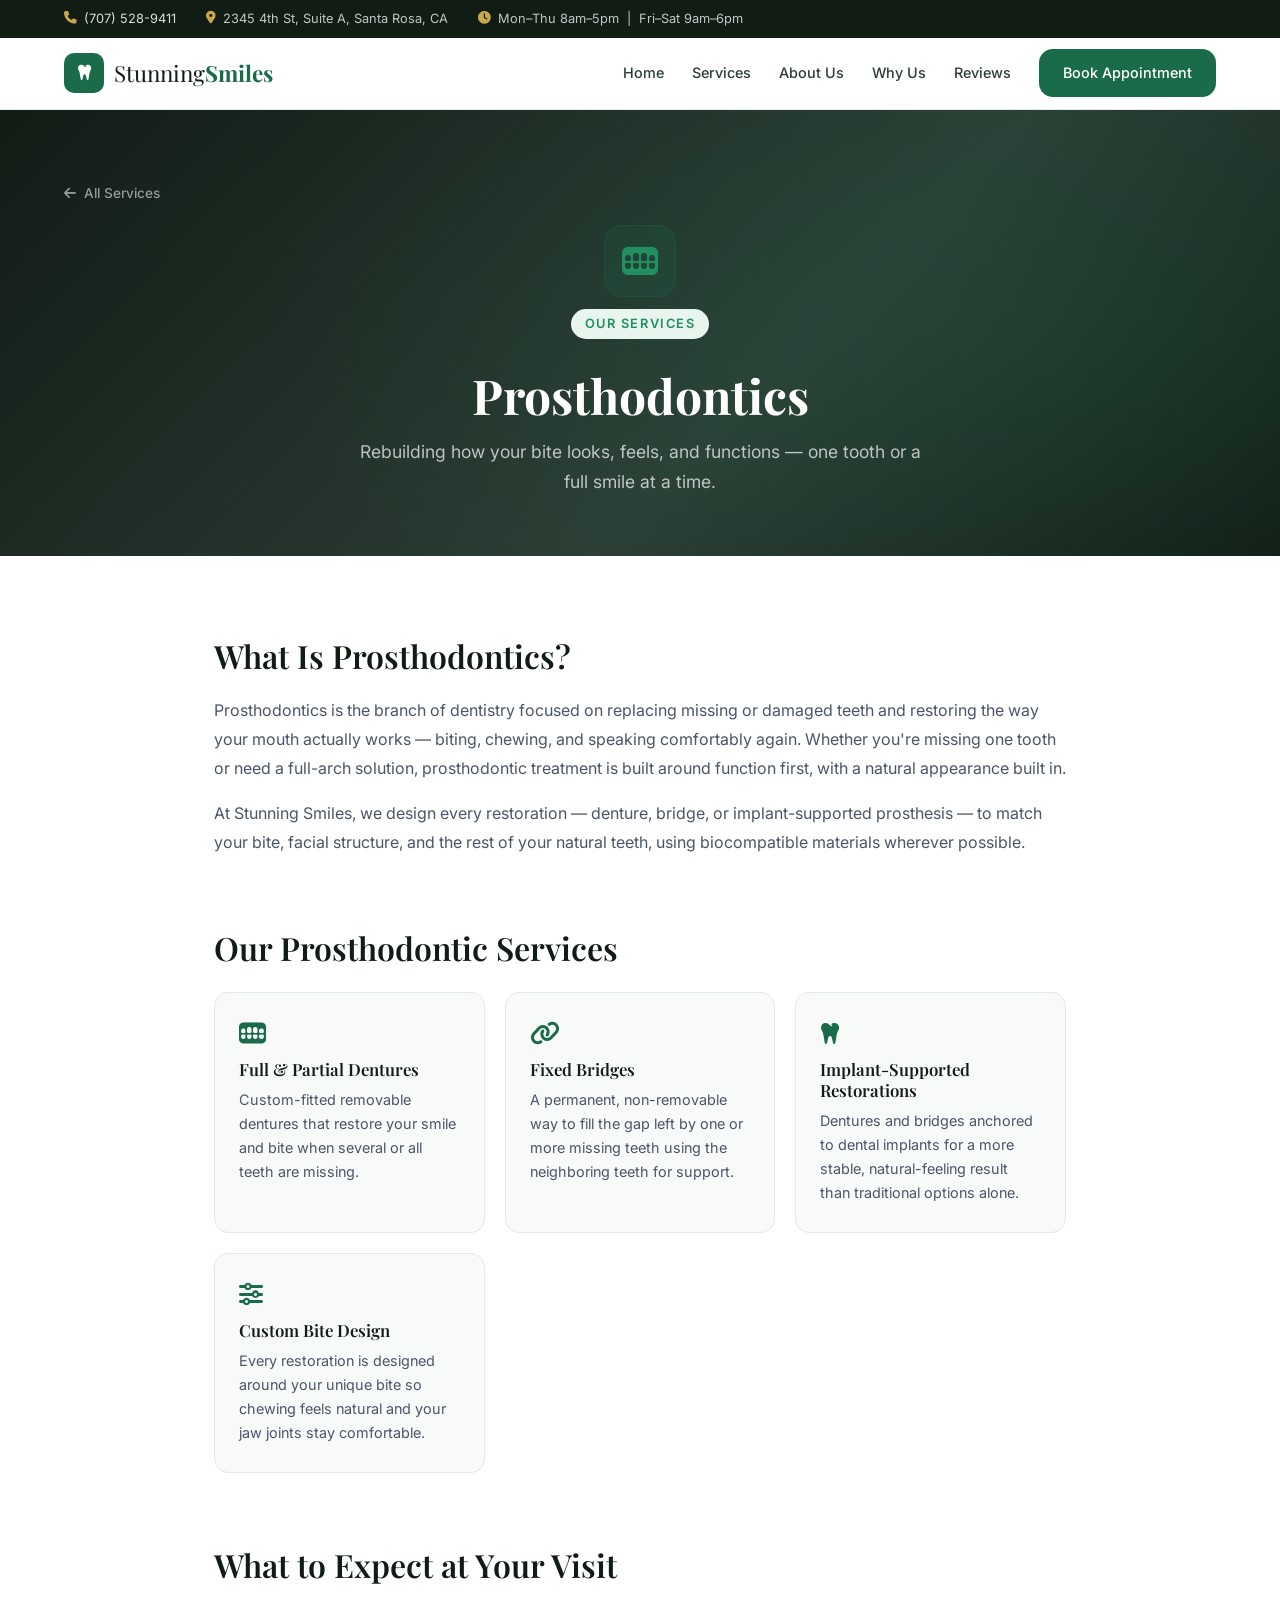
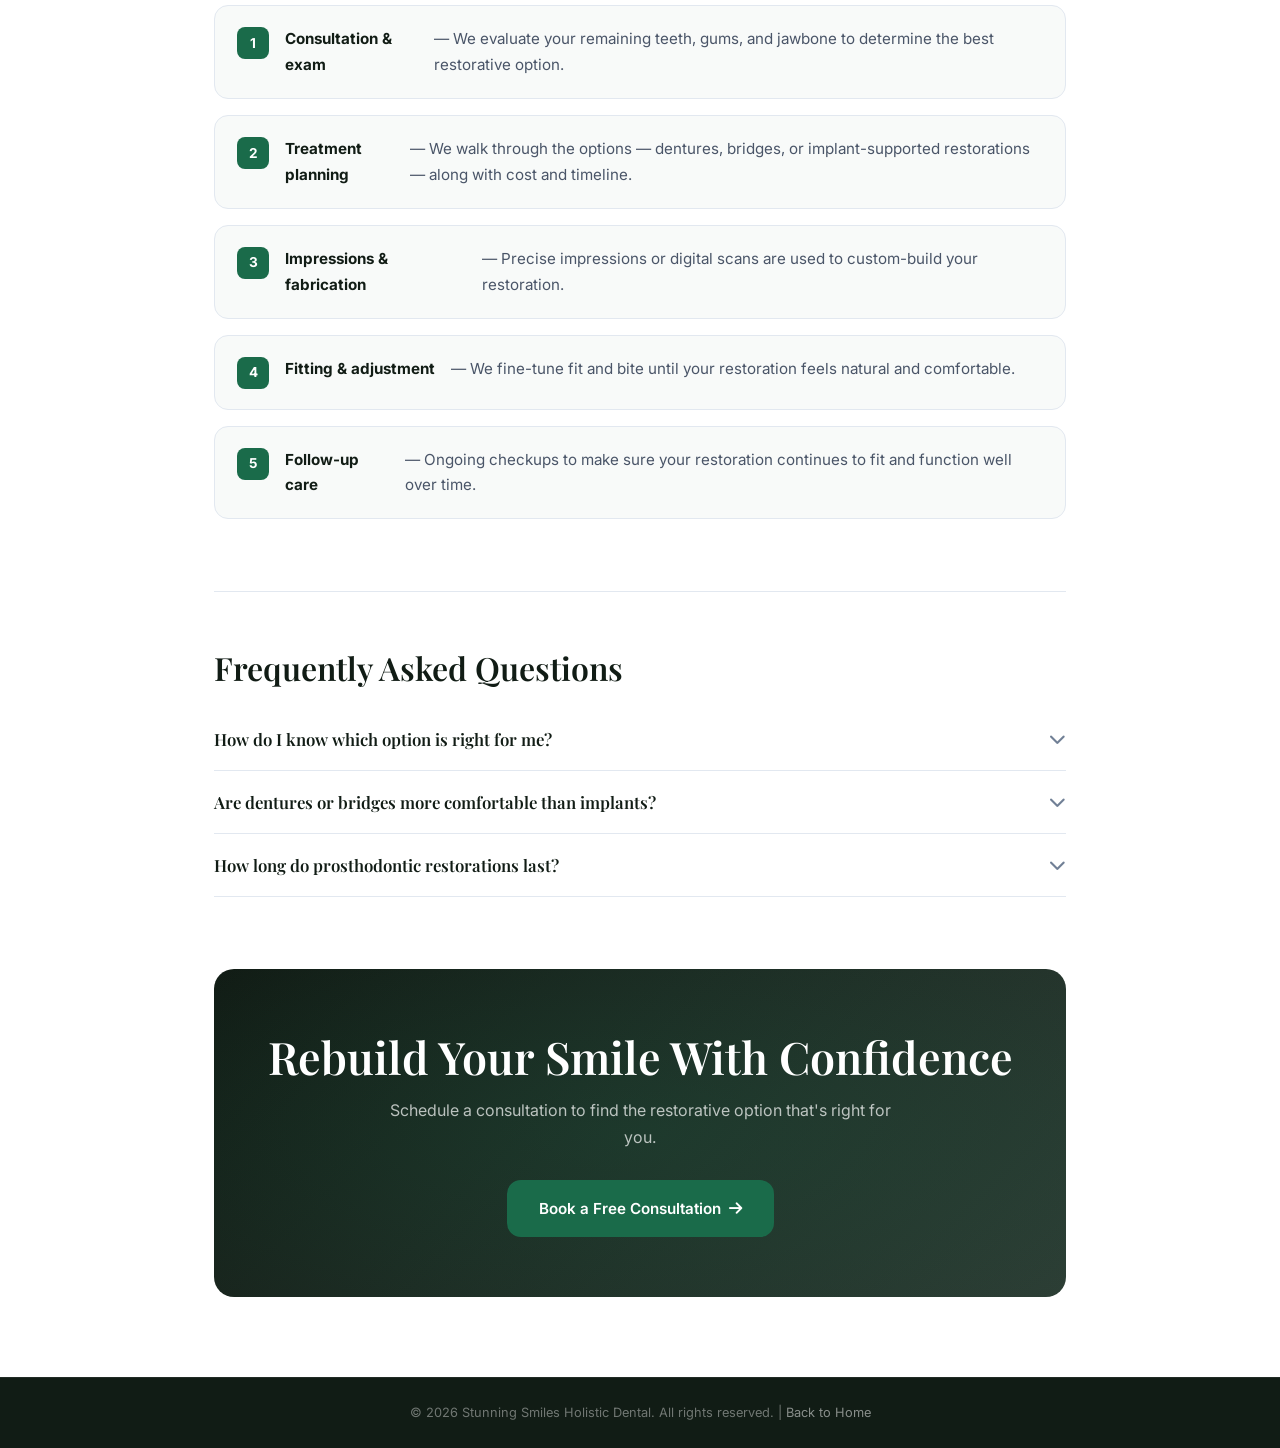
<file: services/prosthodontics.html>
<!DOCTYPE html>
<html lang="en">
<head>
  <meta charset="UTF-8" />
  <meta name="viewport" content="width=device-width, initial-scale=1.0" />
  <title>Prosthodontics | Stunning Smiles</title>
  <meta name="description" content="Prosthodontics in Santa Rosa, CA &mdash; dentures, bridges &amp; implant-supported restorations that rebuild how your smile looks and functions, from Stunning Smiles." />
  <link rel="canonical" href="https://aizunshawn-collab.github.io/stunningsmiles/services/prosthodontics.html" />
  <meta property="og:type" content="website" />
  <meta property="og:site_name" content="Stunning Smiles" />
  <meta property="og:title" content="Prosthodontics | Stunning Smiles" />
  <meta property="og:description" content="Prosthodontics in Santa Rosa, CA &mdash; dentures, bridges &amp; implant-supported restorations that rebuild how your smile looks and functions." />
  <meta property="og:url" content="https://aizunshawn-collab.github.io/stunningsmiles/services/prosthodontics.html" />
  <meta property="og:image" content="https://aizunshawn-collab.github.io/stunningsmiles/images/doctor.jpg" />
  <meta name="twitter:card" content="summary_large_image" />
  <meta name="twitter:title" content="Prosthodontics | Stunning Smiles" />
  <meta name="twitter:description" content="Dentures, bridges &amp; implant-supported restorations in Santa Rosa, CA." />
  <link rel="preconnect" href="https://fonts.googleapis.com" />
  <link rel="preconnect" href="https://fonts.gstatic.com" crossorigin />
  <link href="https://fonts.googleapis.com/css2?family=Playfair+Display:wght@400;600;700&family=Inter:wght@300;400;500;600&display=swap" rel="stylesheet" />
  <link rel="stylesheet" href="https://cdnjs.cloudflare.com/ajax/libs/font-awesome/6.5.0/css/all.min.css" />
  <link rel="stylesheet" href="../style.css" />
  <link rel="stylesheet" href="../services.css" />
  <script type="application/ld+json">
  {
    "@context": "https://schema.org",
    "@type": "Service",
    "name": "Prosthodontics",
    "serviceType": "Prosthodontics",
    "description": "Dentures, bridges, and implant-supported restorations in Santa Rosa, CA, designed to restore function and a natural look.",
    "areaServed": { "@type": "City", "name": "Santa Rosa, CA" },
    "provider": {
      "@type": "Dentist",
      "name": "Stunning Smiles",
      "telephone": "+17075289411",
      "url": "https://aizunshawn-collab.github.io/stunningsmiles/",
      "address": {
        "@type": "PostalAddress",
        "streetAddress": "2345 4th St, Suite A",
        "addressLocality": "Santa Rosa",
        "addressRegion": "CA",
        "postalCode": "95404",
        "addressCountry": "US"
      }
    }
  }
  </script>
</head>
<body>
  <div class="topbar">
    <div class="topbar-inner">
      <span><i class="fas fa-phone"></i> <a href="tel:7075289411">(707) 528-9411</a></span>
      <span><i class="fas fa-map-marker-alt"></i> 2345 4th St, Suite A, Santa Rosa, CA</span>
      <span><i class="fas fa-clock"></i> Mon–Thu 8am–5pm &nbsp;|&nbsp; Fri–Sat 9am–6pm</span>
    </div>
  </div>
  <header class="navbar" id="navbar">
    <div class="nav-inner">
      <a class="logo" href="../index.html">
        <span class="logo-icon"><i class="fas fa-tooth"></i></span>
        <span class="logo-text">Stunning<strong>Smiles</strong></span>
      </a>
      <nav class="nav-links" id="navLinks">
        <a href="../index.html">Home</a>
        <a href="../index.html#services">Services</a>
        <a href="../index.html#about">About Us</a>
        <a href="../index.html#why">Why Us</a>
        <a href="../index.html#testimonials">Reviews</a>
        <a href="../index.html#contact" class="btn-nav">Book Appointment</a>
      </nav>
      <button class="hamburger" id="hamburger"><span></span><span></span><span></span></button>
    </div>
  </header>

  <section class="service-hero">
    <div class="service-hero-inner">
      <a href="../index.html#services" class="back-link"><i class="fas fa-arrow-left"></i> All Services</a>
      <div class="sh-icon"><i class="fas fa-teeth"></i></div>
      <p class="section-label">Our Services</p>
      <h1>Prosthodontics</h1>
      <p class="sh-sub">Rebuilding how your bite looks, feels, and functions — one tooth or a full smile at a time.</p>
    </div>
  </section>

  <main class="service-main container">

    <section class="sp-block">
      <h2>What Is Prosthodontics?</h2>
      <p>Prosthodontics is the branch of dentistry focused on replacing missing or damaged teeth and restoring the way your mouth actually works — biting, chewing, and speaking comfortably again. Whether you're missing one tooth or need a full-arch solution, prosthodontic treatment is built around function first, with a natural appearance built in.</p>
      <p>At Stunning Smiles, we design every restoration — denture, bridge, or implant-supported prosthesis — to match your bite, facial structure, and the rest of your natural teeth, using biocompatible materials wherever possible.</p>
    </section>

    <section class="sp-block sp-highlight-grid">
      <h2>Our Prosthodontic Services</h2>
      <div class="highlight-grid">
        <div class="hg-card"><i class="fas fa-teeth"></i><h3>Full &amp; Partial Dentures</h3><p>Custom-fitted removable dentures that restore your smile and bite when several or all teeth are missing.</p></div>
        <div class="hg-card"><i class="fas fa-link"></i><h3>Fixed Bridges</h3><p>A permanent, non-removable way to fill the gap left by one or more missing teeth using the neighboring teeth for support.</p></div>
        <div class="hg-card"><i class="fas fa-tooth"></i><h3>Implant-Supported Restorations</h3><p>Dentures and bridges anchored to dental implants for a more stable, natural-feeling result than traditional options alone.</p></div>
        <div class="hg-card"><i class="fas fa-sliders"></i><h3>Custom Bite Design</h3><p>Every restoration is designed around your unique bite so chewing feels natural and your jaw joints stay comfortable.</p></div>
      </div>
    </section>

    <section class="sp-block">
      <h2>What to Expect at Your Visit</h2>
      <ol class="sp-steps">
        <li><strong>Consultation &amp; exam</strong> — We evaluate your remaining teeth, gums, and jawbone to determine the best restorative option.</li>
        <li><strong>Treatment planning</strong> — We walk through the options — dentures, bridges, or implant-supported restorations — along with cost and timeline.</li>
        <li><strong>Impressions &amp; fabrication</strong> — Precise impressions or digital scans are used to custom-build your restoration.</li>
        <li><strong>Fitting &amp; adjustment</strong> — We fine-tune fit and bite until your restoration feels natural and comfortable.</li>
        <li><strong>Follow-up care</strong> — Ongoing checkups to make sure your restoration continues to fit and function well over time.</li>
      </ol>
    </section>

    <section class="sp-block sp-faq">
      <h2>Frequently Asked Questions</h2>
      <div class="faq-item"><button class="faq-q">How do I know which option is right for me?<i class="fas fa-chevron-down"></i></button><div class="faq-a"><p>It depends on how many teeth need replacing, the health of your remaining teeth and jawbone, and your budget. We'll walk through the realistic options for your specific situation during your consultation.</p></div></div>
      <div class="faq-item"><button class="faq-q">Are dentures or bridges more comfortable than implants?<i class="fas fa-chevron-down"></i></button><div class="faq-a"><p>Implant-supported restorations generally feel most like natural teeth since they're anchored directly to your jawbone, but traditional dentures and bridges remain excellent, more affordable options for many patients.</p></div></div>
      <div class="faq-item"><button class="faq-q">How long do prosthodontic restorations last?<i class="fas fa-chevron-down"></i></button><div class="faq-a"><p>With proper care, bridges and implant-supported restorations can last well over a decade, and dentures are typically relined or replaced every 5&ndash;10 years as your mouth naturally changes shape.</p></div></div>
    </section>

    <div class="sp-cta">
      <h2>Rebuild Your Smile With Confidence</h2>
      <p>Schedule a consultation to find the restorative option that's right for you.</p>
      <a href="../index.html#contact" class="btn-primary">Book a Free Consultation <i class="fas fa-arrow-right"></i></a>
    </div>

  </main>

  <footer class="footer">
    <div class="footer-bottom"><p>&copy; 2026 Stunning Smiles Holistic Dental. All rights reserved. | <a href="../index.html">Back to Home</a></p></div>
  </footer>
  <script src="../script.js"></script>
</body>
</html>
</file>
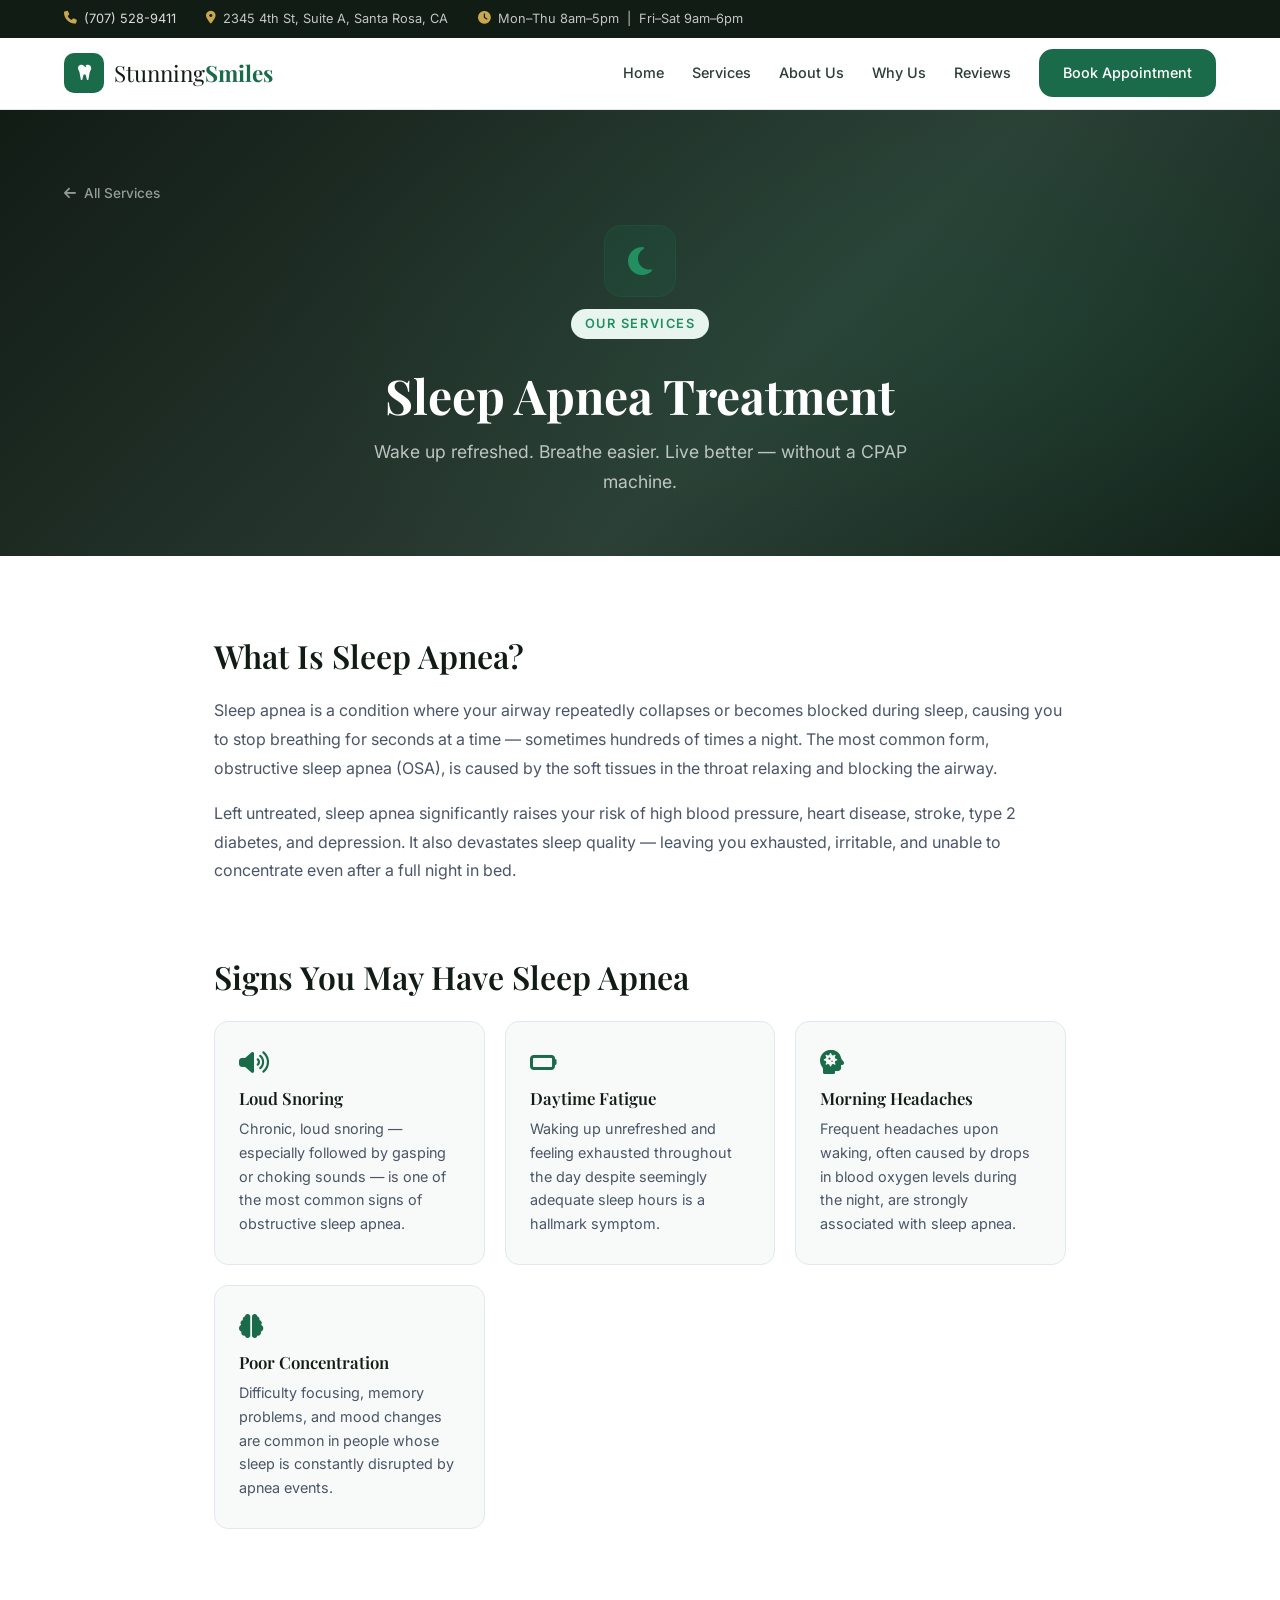
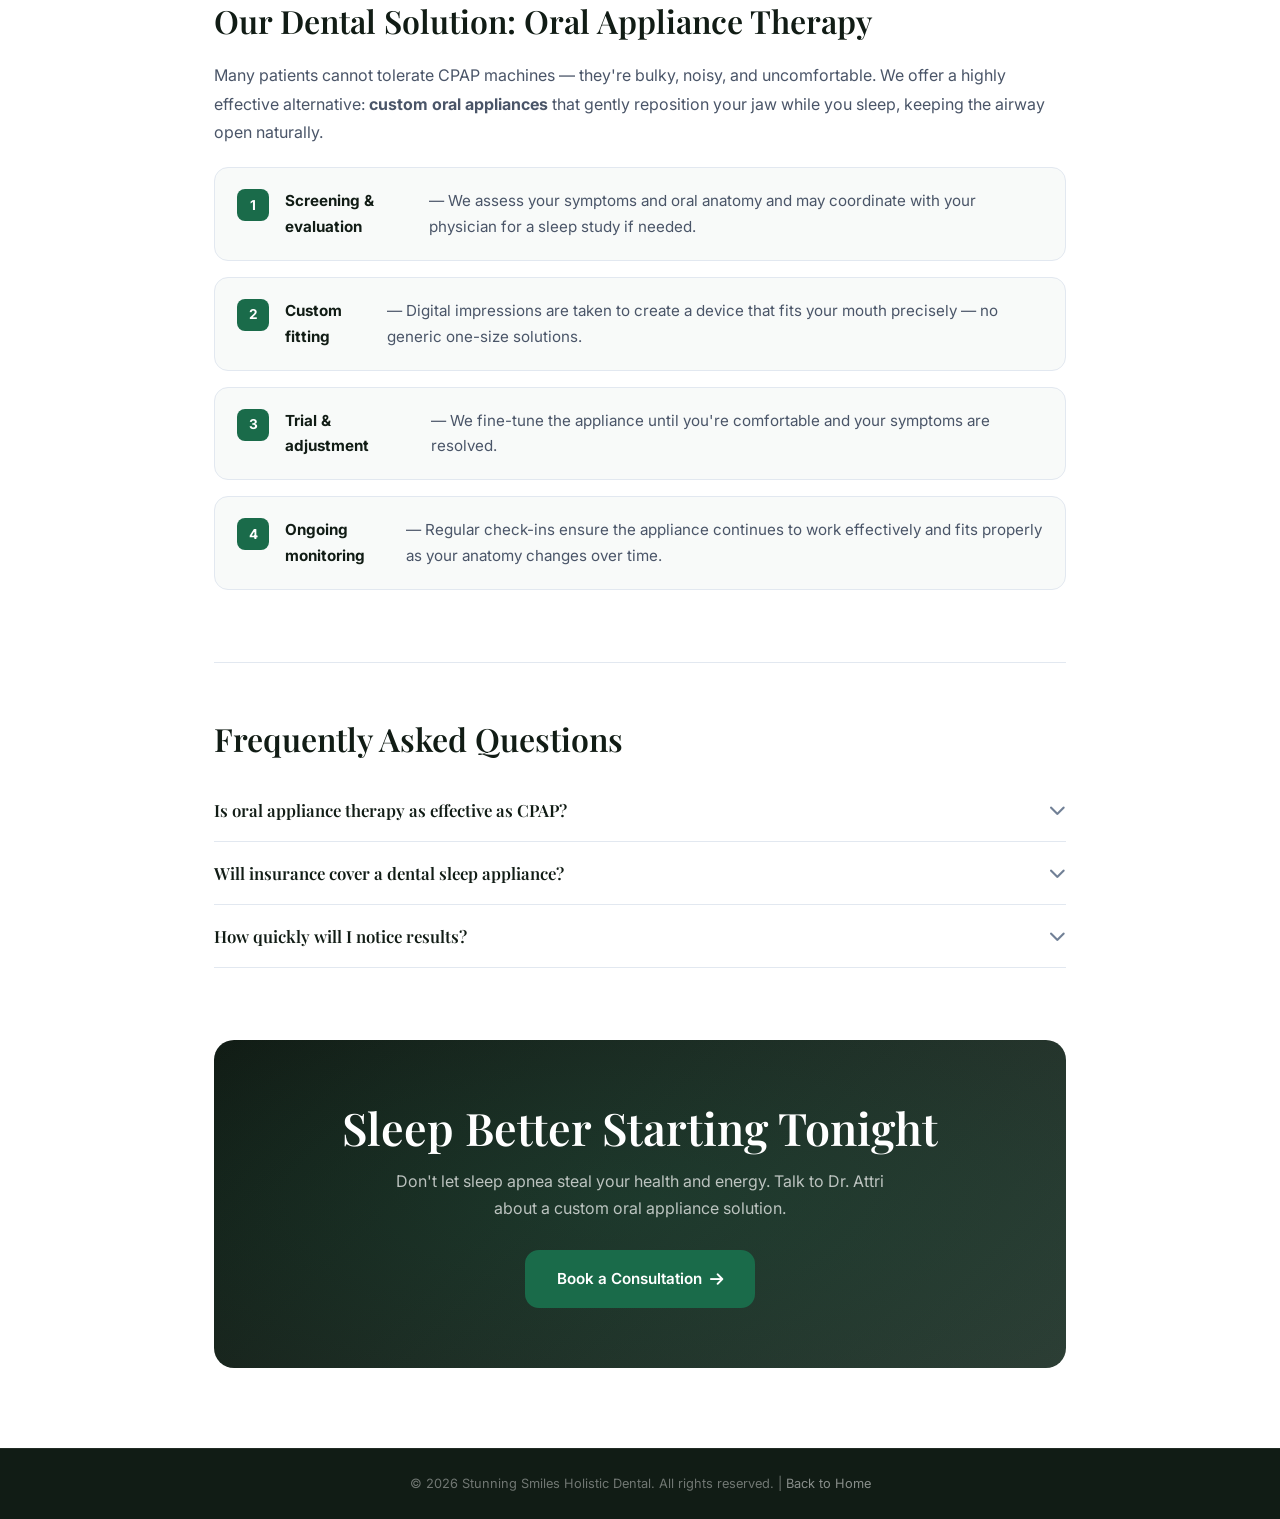
<file: services/sleep-apnea.html>
<!DOCTYPE html>
<html lang="en">
<head>
  <meta charset="UTF-8" />
  <meta name="viewport" content="width=device-width, initial-scale=1.0" />
  <title>Sleep Apnea Treatment | Stunning Smiles</title>
  <meta name="description" content="Sleep apnea treatment in Santa Rosa, CA &mdash; comfortable oral appliance therapy as a non-invasive alternative to CPAP, from Stunning Smiles." />
  <link rel="canonical" href="https://aizunshawn-collab.github.io/stunningsmiles/services/sleep-apnea.html" />
  <meta property="og:type" content="website" />
  <meta property="og:site_name" content="Stunning Smiles" />
  <meta property="og:title" content="Sleep Apnea Treatment | Stunning Smiles" />
  <meta property="og:description" content="Sleep apnea treatment in Santa Rosa, CA &mdash; comfortable oral appliance therapy as a non-invasive alternative to CPAP." />
  <meta property="og:url" content="https://aizunshawn-collab.github.io/stunningsmiles/services/sleep-apnea.html" />
  <meta property="og:image" content="https://aizunshawn-collab.github.io/stunningsmiles/images/doctor.jpg" />
  <meta name="twitter:card" content="summary_large_image" />
  <meta name="twitter:title" content="Sleep Apnea Treatment | Stunning Smiles" />
  <meta name="twitter:description" content="Oral appliance therapy for sleep apnea in Santa Rosa, CA." />
  <link rel="preconnect" href="https://fonts.googleapis.com" />
  <link rel="preconnect" href="https://fonts.gstatic.com" crossorigin />
  <link href="https://fonts.googleapis.com/css2?family=Playfair+Display:wght@400;600;700&family=Inter:wght@300;400;500;600&display=swap" rel="stylesheet" />
  <link rel="stylesheet" href="https://cdnjs.cloudflare.com/ajax/libs/font-awesome/6.5.0/css/all.min.css" />
  <link rel="stylesheet" href="../style.css" />
  <link rel="stylesheet" href="../services.css" />
  <script type="application/ld+json">
  {
    "@context": "https://schema.org",
    "@type": "Service",
    "name": "Sleep Apnea Treatment",
    "serviceType": "Sleep Apnea Oral Appliance Therapy",
    "description": "Oral appliance therapy for obstructive sleep apnea in Santa Rosa, CA, as a non-invasive alternative to CPAP.",
    "areaServed": { "@type": "City", "name": "Santa Rosa, CA" },
    "provider": {
      "@type": "Dentist",
      "name": "Stunning Smiles",
      "telephone": "+17075289411",
      "url": "https://aizunshawn-collab.github.io/stunningsmiles/",
      "address": {
        "@type": "PostalAddress",
        "streetAddress": "2345 4th St, Suite A",
        "addressLocality": "Santa Rosa",
        "addressRegion": "CA",
        "postalCode": "95404",
        "addressCountry": "US"
      }
    }
  }
  </script>
</head>
<body>
  <div class="topbar">
    <div class="topbar-inner">
      <span><i class="fas fa-phone"></i> <a href="tel:7075289411">(707) 528-9411</a></span>
      <span><i class="fas fa-map-marker-alt"></i> 2345 4th St, Suite A, Santa Rosa, CA</span>
      <span><i class="fas fa-clock"></i> Mon–Thu 8am–5pm &nbsp;|&nbsp; Fri–Sat 9am–6pm</span>
    </div>
  </div>
  <header class="navbar" id="navbar">
    <div class="nav-inner">
      <a class="logo" href="../index.html">
        <span class="logo-icon"><i class="fas fa-tooth"></i></span>
        <span class="logo-text">Stunning<strong>Smiles</strong></span>
      </a>
      <nav class="nav-links" id="navLinks">
        <a href="../index.html">Home</a>
        <a href="../index.html#services">Services</a>
        <a href="../index.html#about">About Us</a>
        <a href="../index.html#why">Why Us</a>
        <a href="../index.html#testimonials">Reviews</a>
        <a href="../index.html#contact" class="btn-nav">Book Appointment</a>
      </nav>
      <button class="hamburger" id="hamburger"><span></span><span></span><span></span></button>
    </div>
  </header>

  <section class="service-hero">
    <div class="service-hero-inner">
      <a href="../index.html#services" class="back-link"><i class="fas fa-arrow-left"></i> All Services</a>
      <div class="sh-icon"><i class="fas fa-moon"></i></div>
      <p class="section-label">Our Services</p>
      <h1>Sleep Apnea Treatment</h1>
      <p class="sh-sub">Wake up refreshed. Breathe easier. Live better — without a CPAP machine.</p>
    </div>
  </section>

  <main class="service-main container">

    <section class="sp-block">
      <h2>What Is Sleep Apnea?</h2>
      <p>Sleep apnea is a condition where your airway repeatedly collapses or becomes blocked during sleep, causing you to stop breathing for seconds at a time — sometimes hundreds of times a night. The most common form, obstructive sleep apnea (OSA), is caused by the soft tissues in the throat relaxing and blocking the airway.</p>
      <p>Left untreated, sleep apnea significantly raises your risk of high blood pressure, heart disease, stroke, type 2 diabetes, and depression. It also devastates sleep quality — leaving you exhausted, irritable, and unable to concentrate even after a full night in bed.</p>
    </section>

    <section class="sp-block sp-highlight-grid">
      <h2>Signs You May Have Sleep Apnea</h2>
      <div class="highlight-grid">
        <div class="hg-card"><i class="fas fa-volume-up"></i><h3>Loud Snoring</h3><p>Chronic, loud snoring — especially followed by gasping or choking sounds — is one of the most common signs of obstructive sleep apnea.</p></div>
        <div class="hg-card"><i class="fas fa-battery-empty"></i><h3>Daytime Fatigue</h3><p>Waking up unrefreshed and feeling exhausted throughout the day despite seemingly adequate sleep hours is a hallmark symptom.</p></div>
        <div class="hg-card"><i class="fas fa-head-side-virus"></i><h3>Morning Headaches</h3><p>Frequent headaches upon waking, often caused by drops in blood oxygen levels during the night, are strongly associated with sleep apnea.</p></div>
        <div class="hg-card"><i class="fas fa-brain"></i><h3>Poor Concentration</h3><p>Difficulty focusing, memory problems, and mood changes are common in people whose sleep is constantly disrupted by apnea events.</p></div>
      </div>
    </section>

    <section class="sp-block">
      <h2>Our Dental Solution: Oral Appliance Therapy</h2>
      <p>Many patients cannot tolerate CPAP machines — they're bulky, noisy, and uncomfortable. We offer a highly effective alternative: <strong>custom oral appliances</strong> that gently reposition your jaw while you sleep, keeping the airway open naturally.</p>
      <ol class="sp-steps">
        <li><strong>Screening &amp; evaluation</strong> — We assess your symptoms and oral anatomy and may coordinate with your physician for a sleep study if needed.</li>
        <li><strong>Custom fitting</strong> — Digital impressions are taken to create a device that fits your mouth precisely — no generic one-size solutions.</li>
        <li><strong>Trial &amp; adjustment</strong> — We fine-tune the appliance until you're comfortable and your symptoms are resolved.</li>
        <li><strong>Ongoing monitoring</strong> — Regular check-ins ensure the appliance continues to work effectively and fits properly as your anatomy changes over time.</li>
      </ol>
    </section>

    <section class="sp-block sp-faq">
      <h2>Frequently Asked Questions</h2>
      <div class="faq-item"><button class="faq-q">Is oral appliance therapy as effective as CPAP?<i class="fas fa-chevron-down"></i></button><div class="faq-a"><p>For mild to moderate sleep apnea, oral appliances are considered equally effective — and compliance is much higher because patients actually wear them. For severe cases we work with your sleep physician to find the best combined approach.</p></div></div>
      <div class="faq-item"><button class="faq-q">Will insurance cover a dental sleep appliance?<i class="fas fa-chevron-down"></i></button><div class="faq-a"><p>Many medical insurance plans (not just dental) cover oral appliances for sleep apnea when prescribed by a physician. Our team will help verify your benefits before treatment begins.</p></div></div>
      <div class="faq-item"><button class="faq-q">How quickly will I notice results?<i class="fas fa-chevron-down"></i></button><div class="faq-a"><p>Most patients notice improved sleep quality within the first few nights of wearing the appliance. Full benefits are typically felt within 2–4 weeks.</p></div></div>
    </section>

    <div class="sp-cta">
      <h2>Sleep Better Starting Tonight</h2>
      <p>Don't let sleep apnea steal your health and energy. Talk to Dr. Attri about a custom oral appliance solution.</p>
      <a href="../index.html#contact" class="btn-primary">Book a Consultation <i class="fas fa-arrow-right"></i></a>
    </div>

  </main>

  <footer class="footer">
    <div class="footer-bottom"><p>&copy; 2026 Stunning Smiles Holistic Dental. All rights reserved. | <a href="../index.html">Back to Home</a></p></div>
  </footer>
  <script src="../script.js"></script>
</body>
</html>
</file>
<file: style.css>
/* ===================================================
   STUNNING SMILES — HOLISTIC DENTAL
   Style Sheet
   =================================================== */

/* --- RESET & ROOT --- */
*, *::before, *::after { box-sizing: border-box; margin: 0; padding: 0; }

:root {
  --green:      #1a6b4a;
  --green-mid:  #228f61;
  --green-light:#e8f5ef;
  --teal:       #0f8c72;
  --gold:       #c9a84c;
  --gold-light: #f9f3e3;
  --dark:       #111c15;
  --charcoal:   #2c3e35;
  --body:       #4a5568;
  --subtle:     #718096;
  --border:     #e2e8f0;
  --white:      #ffffff;
  --off-white:  #f8faf9;
  --radius:     14px;
  --shadow:     0 4px 24px rgba(0,0,0,.08);
  --shadow-lg:  0 12px 48px rgba(0,0,0,.12);
  --font-serif: 'Playfair Display', serif;
  --font-sans:  'Inter', sans-serif;
  --nav-h:      72px;
}

html { scroll-behavior: smooth; font-size: 16px; }

body {
  font-family: var(--font-sans);
  color: var(--body);
  background: var(--white);
  overflow-x: hidden;
  line-height: 1.7;
}

a { text-decoration: none; color: inherit; }
img { max-width: 100%; display: block; }
ul { list-style: none; }

/* --- TYPOGRAPHY --- */
h1, h2, h3, h4 { font-family: var(--font-serif); color: var(--dark); line-height: 1.25; }
h1 { font-size: clamp(2.4rem, 5vw, 4rem); font-weight: 700; }
h2 { font-size: clamp(1.8rem, 3.5vw, 2.8rem); font-weight: 600; }
h3 { font-size: 1.25rem; font-weight: 600; }
p  { font-size: 1rem; color: var(--body); }

.accent      { color: var(--green-mid); }
.accent-light{ color: var(--gold); }

/* --- CONTAINER --- */
.container { max-width: 1200px; margin: 0 auto; padding: 0 24px; }

/* --- SECTION DEFAULTS --- */
.section { padding: 100px 0; }
.section-header { text-align: center; margin-bottom: 60px; }
.section-header.light h2 { color: var(--white); }
.section-header.light .section-sub { color: rgba(255,255,255,.75); }
.section-label {
  display: inline-block;
  font-size: .8rem;
  font-weight: 600;
  letter-spacing: .12em;
  text-transform: uppercase;
  color: var(--green-mid);
  background: var(--green-light);
  padding: 4px 14px;
  border-radius: 100px;
  margin-bottom: 14px;
}
.section-sub { max-width: 620px; margin: 16px auto 0; color: var(--subtle); font-size: 1.05rem; }

/* --- BUTTONS --- */
.btn-primary {
  display: inline-flex;
  align-items: center;
  gap: 8px;
  background: var(--green);
  color: var(--white);
  font-family: var(--font-sans);
  font-weight: 600;
  font-size: .95rem;
  padding: 14px 30px;
  border-radius: var(--radius);
  border: 2px solid var(--green);
  cursor: pointer;
  transition: background .25s, transform .2s, box-shadow .25s;
}
.btn-primary:hover {
  background: var(--green-mid);
  border-color: var(--green-mid);
  transform: translateY(-2px);
  box-shadow: 0 8px 24px rgba(26,107,74,.35);
}
.btn-primary.full-width { width: 100%; justify-content: center; }

.btn-ghost {
  display: inline-flex;
  align-items: center;
  gap: 8px;
  background: transparent;
  color: var(--white);
  font-weight: 600;
  font-size: .95rem;
  padding: 14px 30px;
  border-radius: var(--radius);
  border: 2px solid rgba(255,255,255,.6);
  cursor: pointer;
  transition: background .25s, border-color .25s;
}
.btn-ghost:hover { background: rgba(255,255,255,.1); border-color: var(--white); }

.btn-ghost-dark {
  display: inline-flex;
  align-items: center;
  gap: 8px;
  background: transparent;
  color: var(--green);
  font-weight: 600;
  font-size: .95rem;
  padding: 12px 28px;
  border-radius: var(--radius);
  border: 2px solid var(--green);
  cursor: pointer;
  transition: background .25s, color .25s;
}
.btn-ghost-dark:hover { background: var(--green); color: var(--white); }

.btn-nav {
  background: var(--green);
  color: var(--white) !important;
  padding: 10px 22px;
  border-radius: var(--radius);
  font-weight: 600;
  font-size: .9rem;
  border: 2px solid var(--green);
  transition: background .25s;
}
.btn-nav:hover { background: var(--green-mid); border-color: var(--green-mid); }

/* ===========================================
   TOP BAR
   =========================================== */
.topbar {
  background: var(--dark);
  color: rgba(255,255,255,.75);
  font-size: .8rem;
  padding: 8px 0;
}
.topbar-inner {
  max-width: 1200px;
  margin: 0 auto;
  padding: 0 24px;
  display: flex;
  gap: 30px;
  flex-wrap: wrap;
  align-items: center;
}
.topbar-inner span { display: flex; align-items: center; gap: 7px; }
.topbar-inner a { color: rgba(255,255,255,.85); transition: color .2s; }
.topbar-inner a:hover { color: var(--gold); }
.topbar-inner i { color: var(--gold); font-size: .8rem; }

/* ===========================================
   NAVBAR
   =========================================== */
.navbar {
  position: sticky;
  top: 0;
  z-index: 1000;
  background: var(--white);
  border-bottom: 1px solid var(--border);
  height: var(--nav-h);
  transition: box-shadow .3s;
}
.navbar.scrolled { box-shadow: var(--shadow-lg); }

.nav-inner {
  max-width: 1200px;
  margin: 0 auto;
  padding: 0 24px;
  display: flex;
  align-items: center;
  justify-content: space-between;
  height: 100%;
}

.logo {
  display: flex;
  align-items: center;
  gap: 10px;
  text-decoration: none;
}
.logo-icon {
  width: 40px;
  height: 40px;
  background: var(--green);
  border-radius: 10px;
  display: flex;
  align-items: center;
  justify-content: center;
  color: var(--white);
  font-size: 1.1rem;
}
.logo-text {
  font-family: var(--font-serif);
  font-size: 1.4rem;
  color: var(--dark);
}
.logo-text strong { color: var(--green); }

.nav-links {
  display: flex;
  align-items: center;
  gap: 28px;
}
.nav-links a {
  font-size: .9rem;
  font-weight: 500;
  color: var(--charcoal);
  transition: color .2s;
  position: relative;
}
.nav-links a:not(.btn-nav)::after {
  content: '';
  position: absolute;
  left: 0;
  bottom: -3px;
  width: 0;
  height: 2px;
  background: var(--green);
  transition: width .25s;
}
.nav-links a:not(.btn-nav):hover { color: var(--green); }
.nav-links a:not(.btn-nav):hover::after { width: 100%; }

.hamburger {
  display: none;
  flex-direction: column;
  gap: 5px;
  background: none;
  border: none;
  cursor: pointer;
  padding: 6px;
}
.hamburger span {
  display: block;
  width: 25px;
  height: 2px;
  background: var(--charcoal);
  border-radius: 2px;
  transition: all .3s;
}
.hamburger.active span:nth-child(1) { transform: translateY(7px) rotate(45deg); }
.hamburger.active span:nth-child(2) { opacity: 0; }
.hamburger.active span:nth-child(3) { transform: translateY(-7px) rotate(-45deg); }

/* ===========================================
   HERO
   =========================================== */
.hero {
  position: relative;
  display: flex;
  align-items: center;
  overflow: hidden;
  background: var(--dark);
  padding: 80px 0;
}

.hero-bg {
  position: absolute;
  inset: 0;
  background:
    radial-gradient(ellipse 80% 60% at 70% 50%, rgba(26,107,74,.22) 0%, transparent 70%),
    radial-gradient(ellipse 50% 80% at 10% 80%, rgba(201,168,76,.08) 0%, transparent 60%),
    linear-gradient(135deg, #0d1a12 0%, #1a2e1f 50%, #0d1a12 100%);
  animation: bgPulse 8s ease-in-out infinite alternate;
}

@keyframes bgPulse {
  from { opacity: 1; }
  to   { opacity: .85; }
}

.hero-overlay {
  position: absolute;
  inset: 0;
  background: url("data:image/svg+xml,%3Csvg width='60' height='60' viewBox='0 0 60 60' xmlns='http://www.w3.org/2000/svg'%3E%3Cg fill='none' fill-rule='evenodd'%3E%3Cg fill='%23ffffff' fill-opacity='0.02'%3E%3Cpath d='M36 34v-4h-2v4h-4v2h4v4h2v-4h4v-2h-4zm0-30V0h-2v4h-4v2h4v4h2V6h4V4h-4zM6 34v-4H4v4H0v2h4v4h2v-4h4v-2H6zM6 4V0H4v4H0v2h4v4h2V6h4V4H6z'/%3E%3C/g%3E%3C/g%3E%3C/svg%3E");
}

.hero-content {
  position: relative;
  z-index: 2;
  width: 100%;
  max-width: 1200px;
  margin: 0 auto;
  padding: 0 24px;
  display: grid;
  grid-template-columns: 1fr 1fr;
  gap: 60px;
  align-items: center;
  animation: fadeUp .9s ease both;
}
.hero-left {
  display: flex;
  flex-direction: column;
  gap: 20px;
}
.hero-right {
  display: flex;
  flex-direction: column;
  gap: 0;
}
@media (max-width: 1248px) { .hero-content { padding: 60px 24px; } }

@keyframes fadeUp {
  from { opacity: 0; transform: translateY(30px); }
  to   { opacity: 1; transform: translateY(0); }
}

.hero .section-label {
  color: var(--gold);
  background: rgba(201,168,76,.15);
  border: 1px solid rgba(201,168,76,.3);
}
.hero-label { color: rgba(255,255,255,.8); margin-bottom: 16px; }

.hero-title {
  color: var(--white);
  margin-bottom: 24px;
  line-height: 1.1;
}
.hero-title .accent { color: var(--gold); }

.hero-sub {
  color: rgba(255,255,255,.75);
  font-size: 1.15rem;
  max-width: 580px;
  margin-bottom: 36px;
  line-height: 1.75;
}

.hero-ctas {
  display: flex;
  flex-wrap: wrap;
  gap: 14px;
  margin-bottom: 40px;
}

.hero-badges {
  display: flex;
  flex-wrap: wrap;
  gap: 12px;
}
.badge {
  display: flex;
  align-items: center;
  gap: 8px;
  background: rgba(255,255,255,.07);
  border: 1px solid rgba(255,255,255,.12);
  color: rgba(255,255,255,.8);
  font-size: .8rem;
  font-weight: 500;
  padding: 7px 14px;
  border-radius: 100px;
  backdrop-filter: blur(6px);
}
.badge i { color: var(--gold); }

.hero-scroll {
  position: absolute;
  bottom: 32px;
  left: 50%;
  transform: translateX(-50%);
  z-index: 2;
}
.hero-scroll a {
  color: rgba(255,255,255,.5);
  font-size: 1.2rem;
  animation: bounce 2s infinite;
  display: block;
}
@keyframes bounce {
  0%, 100% { transform: translateY(0); opacity: .5; }
  50%       { transform: translateY(8px); opacity: 1; }
}

/* ===========================================
   ANNOUNCEMENT BANNER
   =========================================== */
.announce {
  background: var(--gold-light);
  border-bottom: 1px solid rgba(201,168,76,.25);
  padding: 14px 24px;
}
.announce-inner {
  max-width: 1200px;
  margin: 0 auto;
  display: flex;
  align-items: center;
  gap: 12px;
  font-size: .9rem;
}
.announce-inner i { color: var(--gold); font-size: 1rem; flex-shrink: 0; }
.announce-inner a { color: var(--green); font-weight: 600; }
.announce-inner a:hover { text-decoration: underline; }

/* ===========================================
   SERVICES
   =========================================== */
.services { background: var(--off-white); }

.services-grid {
  display: grid;
  grid-template-columns: repeat(auto-fit, minmax(270px, 1fr));
  gap: 24px;
}

.service-card {
  background: var(--white);
  border-radius: var(--radius);
  padding: 36px 28px;
  border: 1px solid var(--border);
  transition: transform .25s, box-shadow .25s, border-color .25s;
  position: relative;
  overflow: hidden;
}
.service-card::before {
  content: '';
  position: absolute;
  top: 0; left: 0; right: 0;
  height: 3px;
  background: linear-gradient(90deg, var(--green), var(--teal));
  opacity: 0;
  transition: opacity .25s;
}
.service-card:hover {
  transform: translateY(-6px);
  box-shadow: var(--shadow-lg);
  border-color: transparent;
}
.service-card:hover::before { opacity: 1; }

.service-card.featured {
  background: var(--green);
  border-color: var(--green);
  color: var(--white);
}
.service-card.featured h3 { color: var(--white); }
.service-card.featured p  { color: rgba(255,255,255,.8); }
.service-card.featured .card-link { color: var(--gold); }
.service-card.featured .card-link:hover { color: var(--white); }
.service-card.featured::before { display: none; }

.service-badge {
  display: inline-block;
  background: var(--gold);
  color: var(--dark);
  font-size: .7rem;
  font-weight: 700;
  text-transform: uppercase;
  letter-spacing: .1em;
  padding: 3px 10px;
  border-radius: 100px;
  margin-bottom: 12px;
}

.service-icon {
  width: 52px;
  height: 52px;
  background: var(--green-light);
  border-radius: 12px;
  display: flex;
  align-items: center;
  justify-content: center;
  font-size: 1.4rem;
  color: var(--green);
  margin-bottom: 20px;
  transition: background .25s;
}
.service-card.featured .service-icon {
  background: rgba(255,255,255,.15);
  color: var(--white);
}
.service-card:hover:not(.featured) .service-icon { background: var(--green); color: var(--white); }

.service-card h3 { margin-bottom: 12px; }
.service-card p  { font-size: .93rem; line-height: 1.65; margin-bottom: 20px; }

.card-link {
  font-size: .88rem;
  font-weight: 600;
  color: var(--green);
  display: inline-flex;
  align-items: center;
  gap: 6px;
  transition: gap .2s, color .2s;
}
.card-link:hover { gap: 10px; }

/* ===========================================
   ADVANCED TECHNOLOGY
   =========================================== */
.technology { background: var(--white); }

/* ===========================================
   ABOUT
   =========================================== */
.about { background: var(--white); }

/* Two-doctor grid */
.doctors-grid {
  display: flex;
  flex-direction: column;
  gap: 28px;
  margin-bottom: 48px;
}

.doctor-card {
  background: var(--off-white);
  border: 1px solid var(--border);
  border-radius: 20px;
  overflow: hidden;
  transition: transform .25s, box-shadow .25s;
  display: flex;
  flex-direction: row;
  align-items: stretch;
}
.doctor-card:hover { transform: translateY(-4px); box-shadow: var(--shadow-lg); }

.doctor-photo-wrap {
  position: relative;
  width: 280px;
  flex-shrink: 0;
  overflow: hidden;
}
.doctor-photo-wrap img {
  width: 100%;
  height: 100%;
  object-fit: cover;
  object-position: top;
  display: block;
}
.doctor-photo-placeholder {
  width: 100%;
  height: 100%;
  background: linear-gradient(135deg, var(--green-light), #c8e6da);
  display: flex;
  align-items: center;
  justify-content: center;
  font-size: 6rem;
  color: var(--green-mid);
}

.doctor-stat-card {
  position: absolute;
  bottom: 16px;
  right: 16px;
  background: var(--white);
  border-radius: 12px;
  padding: 12px 18px;
  box-shadow: var(--shadow-lg);
  display: flex;
  flex-direction: column;
  gap: 2px;
  text-align: center;
  min-width: 120px;
}
.stat-num {
  font-family: var(--font-serif);
  font-size: 1.8rem;
  font-weight: 700;
  color: var(--green);
  line-height: 1;
}
.stat-label { font-size: .72rem; color: var(--subtle); font-weight: 500; }

.doctor-info {
  padding: 32px 36px;
  display: flex;
  flex-direction: column;
  justify-content: center;
}
.doctor-info h3 {
  font-size: 1.3rem;
  margin-bottom: 4px;
  color: var(--dark);
}
.doctor-title {
  font-size: .82rem;
  font-weight: 600;
  color: var(--green-mid);
  text-transform: uppercase;
  letter-spacing: .08em;
  margin-bottom: 16px;
}
.doctor-info p {
  font-size: .92rem;
  line-height: 1.65;
  color: var(--body);
  margin-bottom: 10px;
  max-width: 680px;
}
.doctor-info strong { color: var(--dark); }

.doctor-tags {
  display: flex;
  flex-wrap: wrap;
  gap: 8px;
  margin-top: 16px;
}
.doctor-tags span {
  display: inline-flex;
  align-items: center;
  gap: 6px;
  font-size: .78rem;
  font-weight: 500;
  color: var(--charcoal);
  background: var(--white);
  border: 1px solid var(--border);
  border-radius: 100px;
  padding: 4px 12px;
}
.doctor-tags i { color: var(--green-mid); font-size: .75rem; }

.about-stats-strip {
  display: flex;
  align-items: center;
  justify-content: center;
  gap: 0;
  background: var(--green-light);
  border: 1px solid rgba(26,107,74,.15);
  border-radius: var(--radius);
  padding: 32px 40px;
  margin: 40px 0 24px;
}
.about-stat-item {
  display: flex;
  flex-direction: column;
  align-items: center;
  gap: 4px;
  flex: 1;
}
.about-stat-item .stat-num {
  font-size: 2.2rem;
  font-weight: 800;
  color: var(--green);
  line-height: 1;
}
.about-stat-item .stat-label {
  font-size: .85rem;
  color: var(--charcoal);
  font-weight: 500;
  text-transform: uppercase;
  letter-spacing: .05em;
}
.about-stat-divider {
  width: 1px;
  height: 48px;
  background: rgba(26,107,74,.2);
  flex-shrink: 0;
  margin: 0 16px;
}

.about-footer-row {
  text-align: center;
  padding-top: 8px;
}

/* ===========================================
   WHY US
   =========================================== */
.why {
  background: linear-gradient(135deg, var(--dark) 0%, var(--charcoal) 50%, var(--dark) 100%);
  position: relative;
  overflow: hidden;
}
.why::before {
  content: '';
  position: absolute;
  inset: 0;
  background: radial-gradient(ellipse 70% 70% at 80% 50%, rgba(26,107,74,.25), transparent);
}
.why .container { position: relative; z-index: 1; }
.why .section-label { color: var(--gold); background: rgba(201,168,76,.15); border: 1px solid rgba(201,168,76,.3); }

.why-grid {
  display: grid;
  grid-template-columns: repeat(3, 1fr);
  gap: 24px;
}

.why-card {
  background: rgba(255,255,255,.05);
  border: 1px solid rgba(255,255,255,.08);
  border-radius: var(--radius);
  padding: 36px 28px;
  backdrop-filter: blur(6px);
  transition: background .25s, transform .25s;
}
.why-card:hover {
  background: rgba(255,255,255,.09);
  transform: translateY(-4px);
}
.why-num {
  font-family: var(--font-serif);
  font-size: 3rem;
  font-weight: 700;
  color: rgba(201,168,76,.25);
  line-height: 1;
  margin-bottom: 14px;
}
.why-card h3 { color: var(--white); margin-bottom: 10px; font-size: 1.1rem; }
.why-card p  { color: rgba(255,255,255,.65); font-size: .9rem; line-height: 1.7; }

/* ===========================================
   FINANCING & INSURANCE
   =========================================== */
.financing { background: var(--off-white); }

/* ===========================================
   TESTIMONIALS
   =========================================== */
.testimonials { background: var(--off-white); }

.testimonials-grid {
  display: grid;
  grid-template-columns: repeat(3, 1fr);
  gap: 24px;
  margin-bottom: 40px;
}

.testi-card {
  background: var(--white);
  border-radius: var(--radius);
  padding: 36px 30px;
  border: 1px solid var(--border);
  display: flex;
  flex-direction: column;
  gap: 18px;
  transition: transform .25s, box-shadow .25s;
}
.testi-card:hover { transform: translateY(-4px); box-shadow: var(--shadow-lg); }

.testi-card.featured-testi {
  background: var(--green);
  border-color: var(--green);
}
.testi-card.featured-testi blockquote { color: rgba(255,255,255,.9); }
.testi-card.featured-testi .testi-author strong { color: var(--white); }
.testi-card.featured-testi .testi-author span   { color: rgba(255,255,255,.65); }
.testi-card.featured-testi .testi-stars i { color: var(--gold); }
.testi-card.featured-testi .testi-avatar i { color: rgba(255,255,255,.5); }

.testi-stars i { color: #f6c00a; font-size: .85rem; }

.testi-card blockquote {
  font-size: .95rem;
  line-height: 1.75;
  color: var(--body);
  font-style: italic;
}

.testi-author {
  display: flex;
  align-items: center;
  gap: 12px;
  margin-top: auto;
}
.testi-avatar i { font-size: 2.4rem; color: var(--border); }
.testi-author strong { display: block; font-weight: 600; color: var(--dark); font-size: .95rem; }
.testi-author span   { display: block; font-size: .8rem; color: var(--subtle); }

.testi-footer { text-align: center; }

/* ===========================================
   CONTACT
   =========================================== */
.contact { background: var(--white); }

.contact-grid {
  display: grid;
  grid-template-columns: 1fr 1.2fr;
  gap: 80px;
  align-items: start;
}

.contact-info .section-label { margin-bottom: 12px; }
.contact-info h2 { margin-bottom: 16px; }
.contact-info > p { margin-bottom: 32px; }

.contact-items { display: flex; flex-direction: column; gap: 22px; margin-bottom: 32px; }
.contact-item { display: flex; gap: 16px; align-items: flex-start; }
.ci-icon {
  width: 44px;
  height: 44px;
  background: var(--green-light);
  border-radius: 10px;
  display: flex;
  align-items: center;
  justify-content: center;
  color: var(--green);
  font-size: .95rem;
  flex-shrink: 0;
}
.contact-item strong { display: block; font-weight: 600; color: var(--dark); margin-bottom: 4px; font-size: .9rem; }
.contact-item span   { display: block; font-size: .88rem; color: var(--body); }
.contact-item a { color: var(--green); font-size: .85rem; font-weight: 500; }
.contact-item a:hover { text-decoration: underline; }

.social-links { display: flex; gap: 10px; }
.social-links a {
  width: 40px;
  height: 40px;
  border-radius: 10px;
  background: var(--off-white);
  border: 1px solid var(--border);
  display: flex;
  align-items: center;
  justify-content: center;
  color: var(--body);
  font-size: .9rem;
  transition: background .25s, color .25s, border-color .25s;
}
.social-links a:hover { background: var(--green); color: var(--white); border-color: var(--green); }

/* Form */
.contact-form {
  background: var(--white);
  border: 1px solid var(--border);
  border-radius: 20px;
  padding: 44px;
  box-shadow: var(--shadow);
}
.contact-form h3 {
  font-size: 1.4rem;
  margin-bottom: 28px;
  color: var(--dark);
  font-family: var(--font-serif);
}

.form-row { display: grid; grid-template-columns: 1fr 1fr; gap: 16px; }
.form-group { display: flex; flex-direction: column; gap: 6px; margin-bottom: 16px; }

label {
  font-size: .82rem;
  font-weight: 600;
  color: var(--charcoal);
  letter-spacing: .03em;
}

input, select, textarea {
  font-family: var(--font-sans);
  font-size: .92rem;
  color: var(--dark);
  background: var(--off-white);
  border: 1.5px solid var(--border);
  border-radius: 10px;
  padding: 12px 16px;
  outline: none;
  transition: border-color .2s, background .2s, box-shadow .2s;
  width: 100%;
}
input::placeholder, textarea::placeholder { color: #b0b7bf; }
input:focus, select:focus, textarea:focus {
  border-color: var(--green);
  background: var(--white);
  box-shadow: 0 0 0 3px rgba(26,107,74,.1);
}
textarea { resize: vertical; min-height: 100px; }

.form-note {
  text-align: center;
  font-size: .78rem;
  color: var(--subtle);
  margin-top: 14px;
  display: flex;
  align-items: center;
  justify-content: center;
  gap: 6px;
}
.form-note i { color: var(--green); }

.form-error {
  display: none;
  text-align: center;
  font-size: .85rem;
  color: #c53030;
  background: #fff5f5;
  border: 1px solid #feb2b2;
  border-radius: 8px;
  padding: 10px 14px;
  margin-top: 14px;
}
.form-error.visible { display: block; }

.form-success {
  display: none;
  text-align: center;
  padding: 40px 20px;
  flex-direction: column;
  align-items: center;
  gap: 12px;
}
.form-success.visible { display: flex; }
.form-success i { font-size: 3rem; color: var(--green); }
.form-success h3 { font-size: 1.5rem; color: var(--dark); }
.form-success p  { color: var(--subtle); }

/* ===========================================
   FOOTER
   =========================================== */
.footer {
  background: var(--dark);
  color: rgba(255,255,255,.65);
}

.footer-grid {
  display: grid;
  grid-template-columns: 2fr 1fr 1fr 1.5fr;
  gap: 48px;
  padding: 72px 0 48px;
}

.footer-brand .logo { margin-bottom: 16px; }
.footer-brand .logo-text { color: var(--white); }
.footer-brand p { font-size: .88rem; line-height: 1.7; margin-bottom: 24px; max-width: 280px; }
.footer-brand .social-links a { background: rgba(255,255,255,.06); border-color: rgba(255,255,255,.1); color: rgba(255,255,255,.6); }
.footer-brand .social-links a:hover { background: var(--green); color: var(--white); border-color: var(--green); }

.footer-col h4 {
  font-family: var(--font-sans);
  font-size: .8rem;
  font-weight: 700;
  text-transform: uppercase;
  letter-spacing: .1em;
  color: var(--white);
  margin-bottom: 18px;
}
.footer-col ul li { margin-bottom: 10px; }
.footer-col ul li a {
  font-size: .88rem;
  color: rgba(255,255,255,.6);
  transition: color .2s;
}
.footer-col ul li a:hover { color: var(--gold); }

.contact-list li {
  display: flex;
  gap: 10px;
  font-size: .88rem;
  line-height: 1.5;
  align-items: flex-start;
}
.contact-list li i { color: var(--gold); margin-top: 3px; flex-shrink: 0; font-size: .8rem; }
.contact-list li a { color: rgba(255,255,255,.6); }
.contact-list li a:hover { color: var(--gold); }

.footer-bottom {
  border-top: 1px solid rgba(255,255,255,.07);
  padding: 24px 0;
  text-align: center;
}
.footer-bottom p { font-size: .8rem; color: rgba(255,255,255,.4); }
.footer-bottom a { color: rgba(255,255,255,.5); transition: color .2s; }
.footer-bottom a:hover { color: var(--gold); }

/* ===========================================
   FLOAT CTA + BACK TO TOP
   =========================================== */
.float-cta {
  position: fixed;
  bottom: 28px;
  left: 28px;
  z-index: 900;
  background: var(--green);
  color: var(--white);
  border-radius: 100px;
  padding: 12px 20px;
  display: flex;
  align-items: center;
  gap: 8px;
  font-size: .85rem;
  font-weight: 600;
  box-shadow: 0 6px 24px rgba(26,107,74,.4);
  transition: background .25s, transform .25s;
  animation: fadeUp .5s .5s both;
}
.float-cta:hover { background: var(--green-mid); transform: translateY(-2px); }

.back-to-top {
  position: fixed;
  bottom: 28px;
  right: 28px;
  z-index: 900;
  width: 44px;
  height: 44px;
  background: var(--charcoal);
  color: var(--white);
  border: none;
  border-radius: 10px;
  cursor: pointer;
  font-size: .9rem;
  display: flex;
  align-items: center;
  justify-content: center;
  opacity: 0;
  pointer-events: none;
  transition: opacity .3s, background .25s, transform .25s;
}
.back-to-top.visible { opacity: 1; pointer-events: all; }
.back-to-top:hover { background: var(--green); transform: translateY(-2px); }

/* ===========================================
   ANIMATIONS
   =========================================== */
.fade-in-left  { opacity: 0; transform: translateX(-40px); transition: opacity .7s ease, transform .7s ease; }
.fade-in-right { opacity: 0; transform: translateX(40px);  transition: opacity .7s ease, transform .7s ease; }
.fade-in-left.visible, .fade-in-right.visible { opacity: 1; transform: translateX(0); }

/* ===========================================
   RESPONSIVE
   =========================================== */
@media (max-width: 1100px) {
  .contact-grid { grid-template-columns: 1fr; gap: 48px; }
  .why-grid { grid-template-columns: repeat(2, 1fr); }
  .testimonials-grid { grid-template-columns: 1fr 1fr; }
  .footer-grid { grid-template-columns: 1fr 1fr; gap: 40px; }
}

@media (max-width: 768px) {
  .topbar { display: none; }
  .nav-links {
    display: none;
    position: fixed;
    top: var(--nav-h);
    left: 0;
    right: 0;
    background: var(--white);
    flex-direction: column;
    padding: 24px;
    gap: 20px;
    border-bottom: 1px solid var(--border);
    box-shadow: var(--shadow-lg);
    z-index: 999;
  }
  .nav-links.open { display: flex; }
  .hamburger { display: flex; }
  .hero { min-height: unset; text-align: center; }
  .hero-content { padding: 48px 24px; grid-template-columns: 1fr; gap: 32px; }
  .hero-ctas { justify-content: center; }
  .hero-badges { justify-content: center; }
  .section { padding: 72px 0; }
  .why-grid { grid-template-columns: 1fr; }
  .testimonials-grid { grid-template-columns: 1fr; }
  .form-row { grid-template-columns: 1fr; }
  .contact-form { padding: 28px; }
  .footer-grid { grid-template-columns: 1fr; }
  .services-grid { grid-template-columns: 1fr; }
  .float-cta span { display: none; }
  .float-cta { padding: 12px 14px; }
  .about-stats-strip { flex-direction: column; gap: 20px; padding: 28px 24px; }
  .about-stat-divider { width: 60px; height: 1px; margin: 0; }
  .doctor-card { flex-direction: column; }
  .doctor-photo-wrap { width: 100%; height: 280px; }
}

@media (max-width: 480px) {
  h1 { font-size: 2.1rem; }
  h2 { font-size: 1.6rem; }
  .hero-ctas { flex-direction: column; }
  .hero-ctas .btn-primary,
  .hero-ctas .btn-ghost { width: 100%; justify-content: center; }
}
</file>
<file: services.css>
/* ===================================================
   STUNNING SMILES — SERVICE PAGES
   Shared Styles (loaded in addition to style.css)
   =================================================== */

/* --- SERVICE HERO --- */
.service-hero {
  background: linear-gradient(135deg, var(--dark) 0%, var(--charcoal) 60%, var(--dark) 100%);
  padding: 72px 0 60px;
  position: relative;
  overflow: hidden;
}
.service-hero::before {
  content: '';
  position: absolute;
  inset: 0;
  background: radial-gradient(ellipse 60% 80% at 80% 50%, rgba(26,107,74,.2), transparent);
}
.service-hero--urgent {
  background: linear-gradient(135deg, #1a0a0a 0%, #2c1010 60%, #1a0a0a 100%);
}
.service-hero--urgent::before {
  background: radial-gradient(ellipse 60% 80% at 80% 50%, rgba(180,30,30,.2), transparent);
}
.service-hero--urgent .section-label {
  color: #f87171;
  background: rgba(220,38,38,.15);
  border-color: rgba(220,38,38,.3);
}
.service-hero--urgent .sh-icon { background: rgba(220,38,38,.15); color: #f87171; }

.service-hero-inner {
  max-width: 1200px;
  margin: 0 auto;
  padding: 0 24px;
  position: relative;
  z-index: 1;
  text-align: center;
  display: flex;
  flex-direction: column;
  align-items: center;
  gap: 12px;
}

.back-link {
  align-self: flex-start;
  display: inline-flex;
  align-items: center;
  gap: 8px;
  color: rgba(255,255,255,.55);
  font-size: .85rem;
  font-weight: 500;
  margin-bottom: 8px;
  transition: color .2s;
}
.back-link:hover { color: var(--gold); }

.sh-icon {
  width: 72px;
  height: 72px;
  background: rgba(26,107,74,.2);
  border-radius: 18px;
  display: flex;
  align-items: center;
  justify-content: center;
  font-size: 2rem;
  color: var(--green-mid);
  border: 1px solid rgba(26,107,74,.3);
}

.service-hero h1 {
  color: var(--white);
  font-size: clamp(2rem, 4vw, 3rem);
  margin: 0;
}

.sh-sub {
  color: rgba(255,255,255,.7);
  font-size: 1.1rem;
  max-width: 580px;
  line-height: 1.7;
  margin: 0;
}

/* --- SERVICE MAIN CONTENT --- */
.service-main {
  padding: 80px 24px;
  max-width: 900px;
}

.sp-block {
  margin-bottom: 72px;
}
.sp-block h2 {
  font-size: clamp(1.5rem, 2.5vw, 2rem);
  margin-bottom: 20px;
  color: var(--dark);
}
.sp-block p {
  margin-bottom: 16px;
  line-height: 1.8;
  font-size: 1rem;
}
.sp-block p:last-child { margin-bottom: 0; }
.sp-block em { color: var(--green); font-style: italic; }

/* --- HIGHLIGHT GRID --- */
.highlight-grid {
  display: grid;
  grid-template-columns: repeat(auto-fit, minmax(240px, 1fr));
  gap: 20px;
  margin-top: 24px;
}
.hg-card {
  background: var(--off-white);
  border: 1px solid var(--border);
  border-radius: var(--radius);
  padding: 28px 24px;
  transition: transform .2s, box-shadow .2s;
}
.hg-card:hover { transform: translateY(-4px); box-shadow: var(--shadow-lg); }
.hg-card > i {
  font-size: 1.5rem;
  color: var(--green);
  margin-bottom: 14px;
  display: block;
}
.hg-card h3 { font-size: 1.05rem; margin-bottom: 8px; }
.hg-card p  { font-size: .9rem; color: var(--body); margin: 0; line-height: 1.65; }

/* --- STEPS --- */
.sp-steps {
  list-style: none;
  counter-reset: steps;
  display: flex;
  flex-direction: column;
  gap: 16px;
  margin-top: 20px;
}
.sp-steps li {
  counter-increment: steps;
  display: flex;
  gap: 16px;
  align-items: flex-start;
  background: var(--off-white);
  border: 1px solid var(--border);
  border-radius: var(--radius);
  padding: 20px 22px;
  font-size: .95rem;
  line-height: 1.7;
}
.sp-steps li::before {
  content: counter(steps);
  min-width: 32px;
  height: 32px;
  background: var(--green);
  color: var(--white);
  border-radius: 8px;
  display: flex;
  align-items: center;
  justify-content: center;
  font-weight: 700;
  font-size: .85rem;
  flex-shrink: 0;
  margin-top: 1px;
}
.sp-steps li strong { color: var(--dark); }

/* --- FAQ --- */
.sp-faq { border-top: 1px solid var(--border); padding-top: 56px; }
.faq-item { border-bottom: 1px solid var(--border); }
.faq-q {
  width: 100%;
  background: none;
  border: none;
  padding: 20px 0;
  display: flex;
  align-items: center;
  justify-content: space-between;
  font-family: var(--font-serif);
  font-size: 1.05rem;
  font-weight: 600;
  color: var(--dark);
  cursor: pointer;
  text-align: left;
  gap: 16px;
  transition: color .2s;
}
.faq-q:hover { color: var(--green); }
.faq-q i { color: var(--subtle); transition: transform .3s; flex-shrink: 0; }
.faq-item.open .faq-q i { transform: rotate(180deg); color: var(--green); }
.faq-a {
  max-height: 0;
  overflow: hidden;
  transition: max-height .35s ease, padding .35s ease;
}
.faq-item.open .faq-a { max-height: 300px; padding-bottom: 20px; }
.faq-a p { font-size: .93rem; color: var(--body); line-height: 1.75; margin: 0; }

/* --- CTA BLOCK --- */
.sp-cta {
  background: linear-gradient(135deg, var(--dark), var(--charcoal));
  border-radius: 20px;
  padding: 60px 48px;
  text-align: center;
  position: relative;
  overflow: hidden;
}
.sp-cta::before {
  content: '';
  position: absolute;
  inset: 0;
  background: radial-gradient(ellipse 70% 70% at 50% 50%, rgba(26,107,74,.2), transparent);
}
.sp-cta > * { position: relative; z-index: 1; }
.sp-cta h2 { color: var(--white); margin-bottom: 12px; }
.sp-cta p  { color: rgba(255,255,255,.7); margin-bottom: 28px; max-width: 520px; margin-inline: auto; }

.sp-cta--urgent { background: linear-gradient(135deg, #1a0505, #2c1010); }
.sp-cta--urgent::before { background: radial-gradient(ellipse 70% 70% at 50% 50%, rgba(180,30,30,.2), transparent); }
.sp-cta--urgent .btn-primary { background: #dc2626; border-color: #dc2626; }
.sp-cta--urgent .btn-primary:hover { background: #b91c1c; border-color: #b91c1c; }

/* --- RESPONSIVE --- */
@media (max-width: 768px) {
  .service-main { padding: 60px 24px; }
  .sp-cta { padding: 40px 24px; }
  .back-link { align-self: center; }
  .highlight-grid { grid-template-columns: 1fr; }
}
</file>
